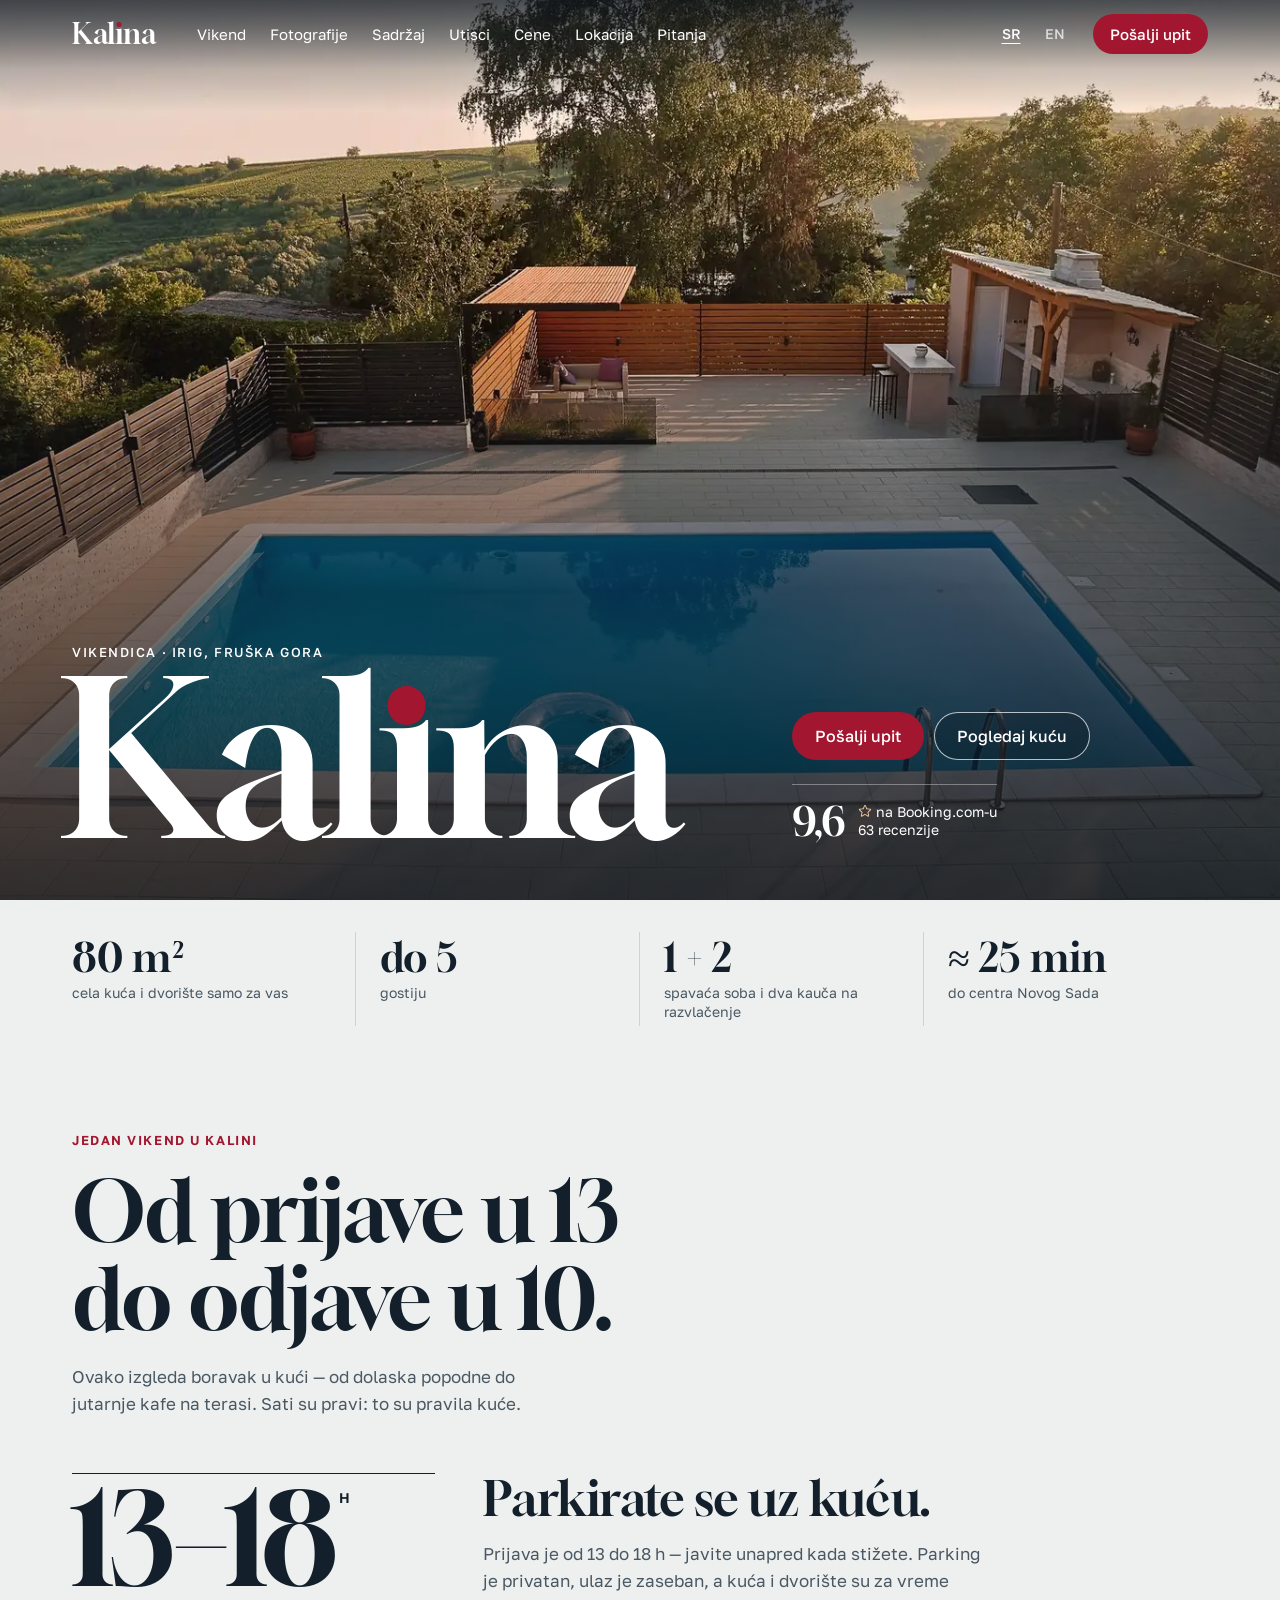
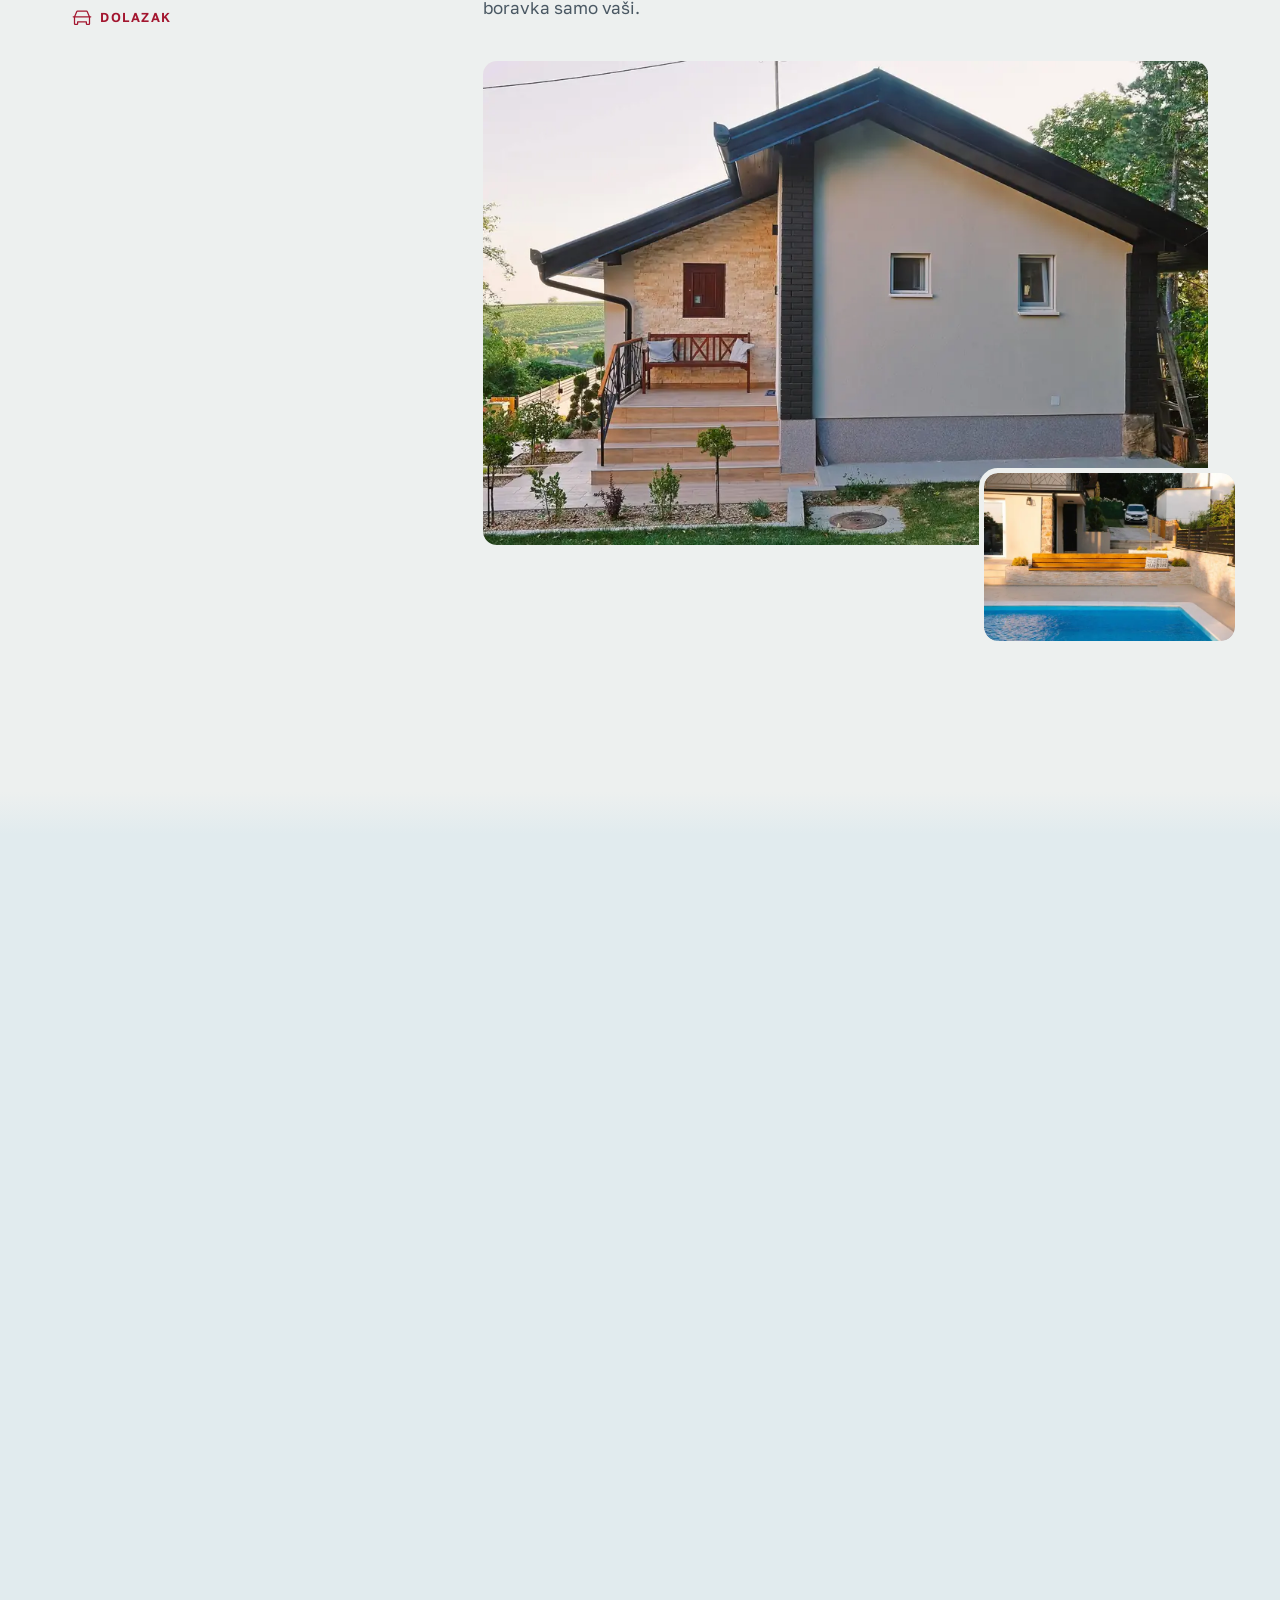
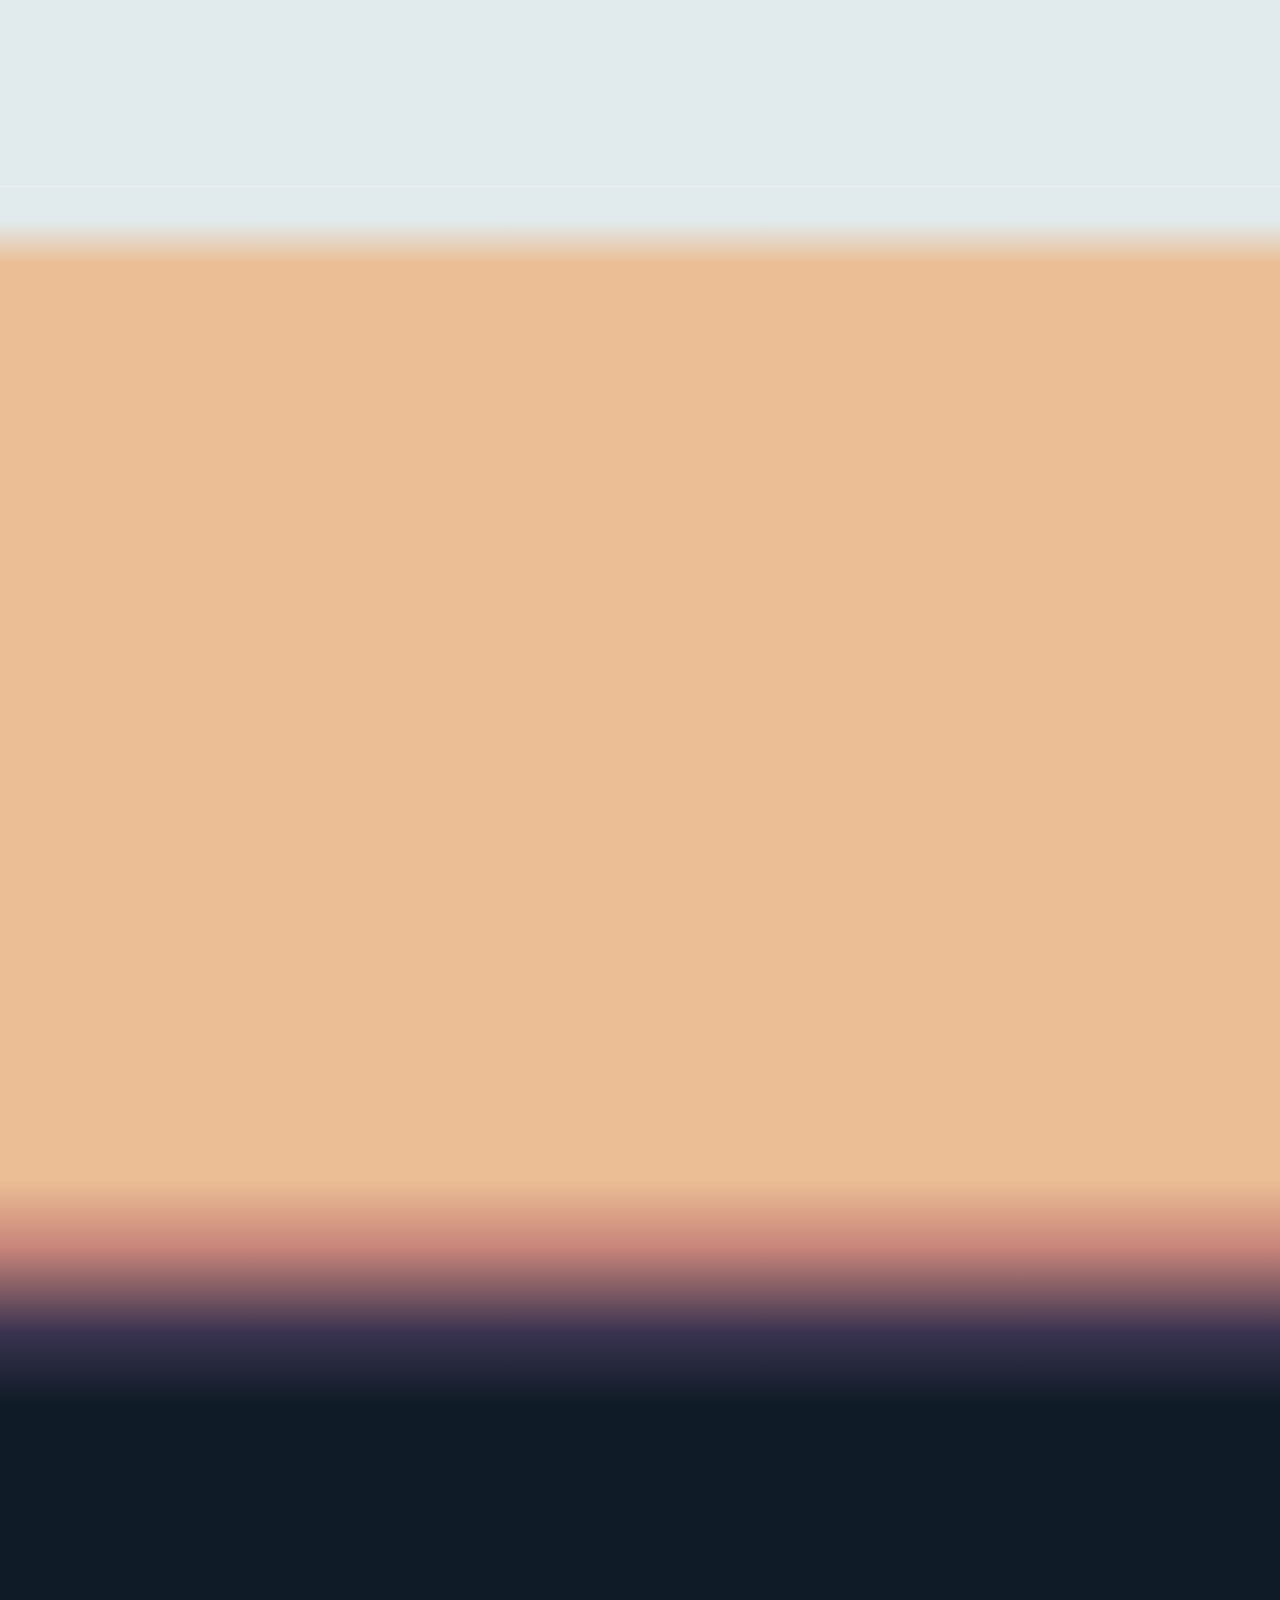
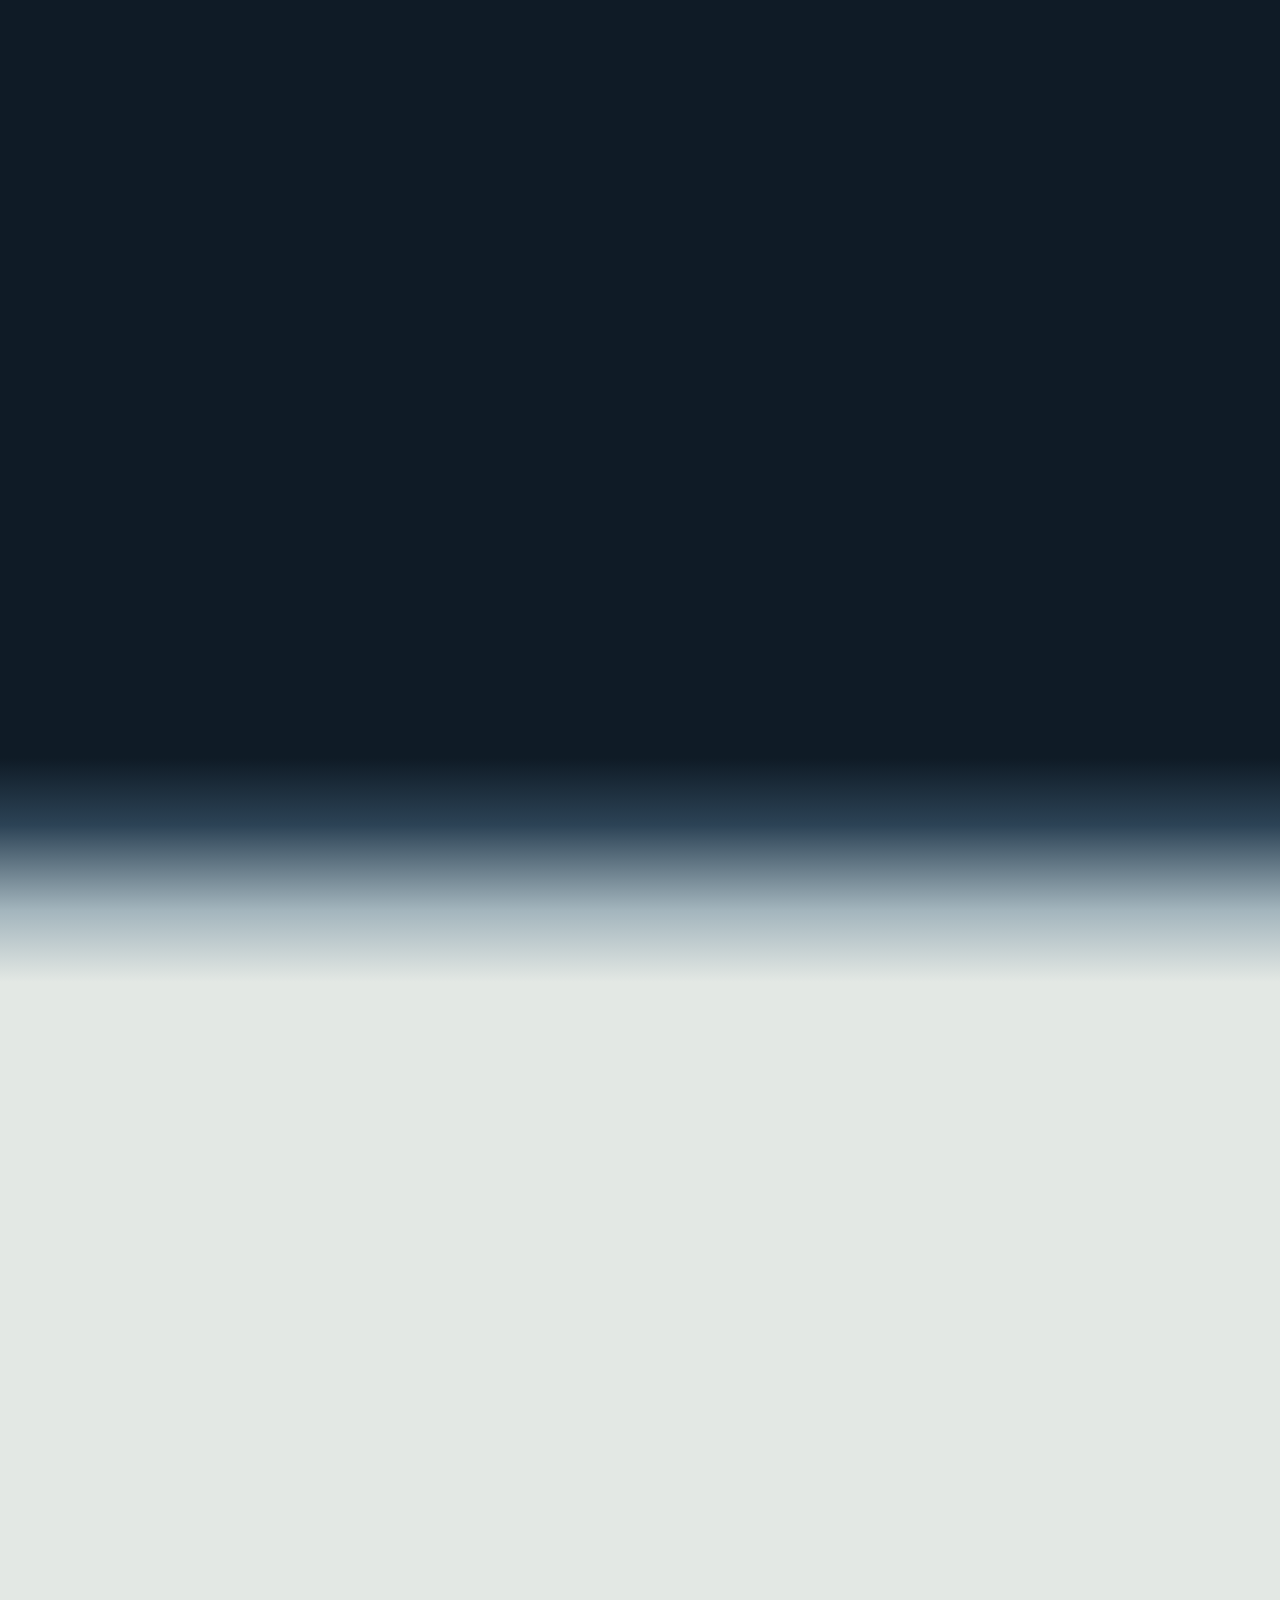
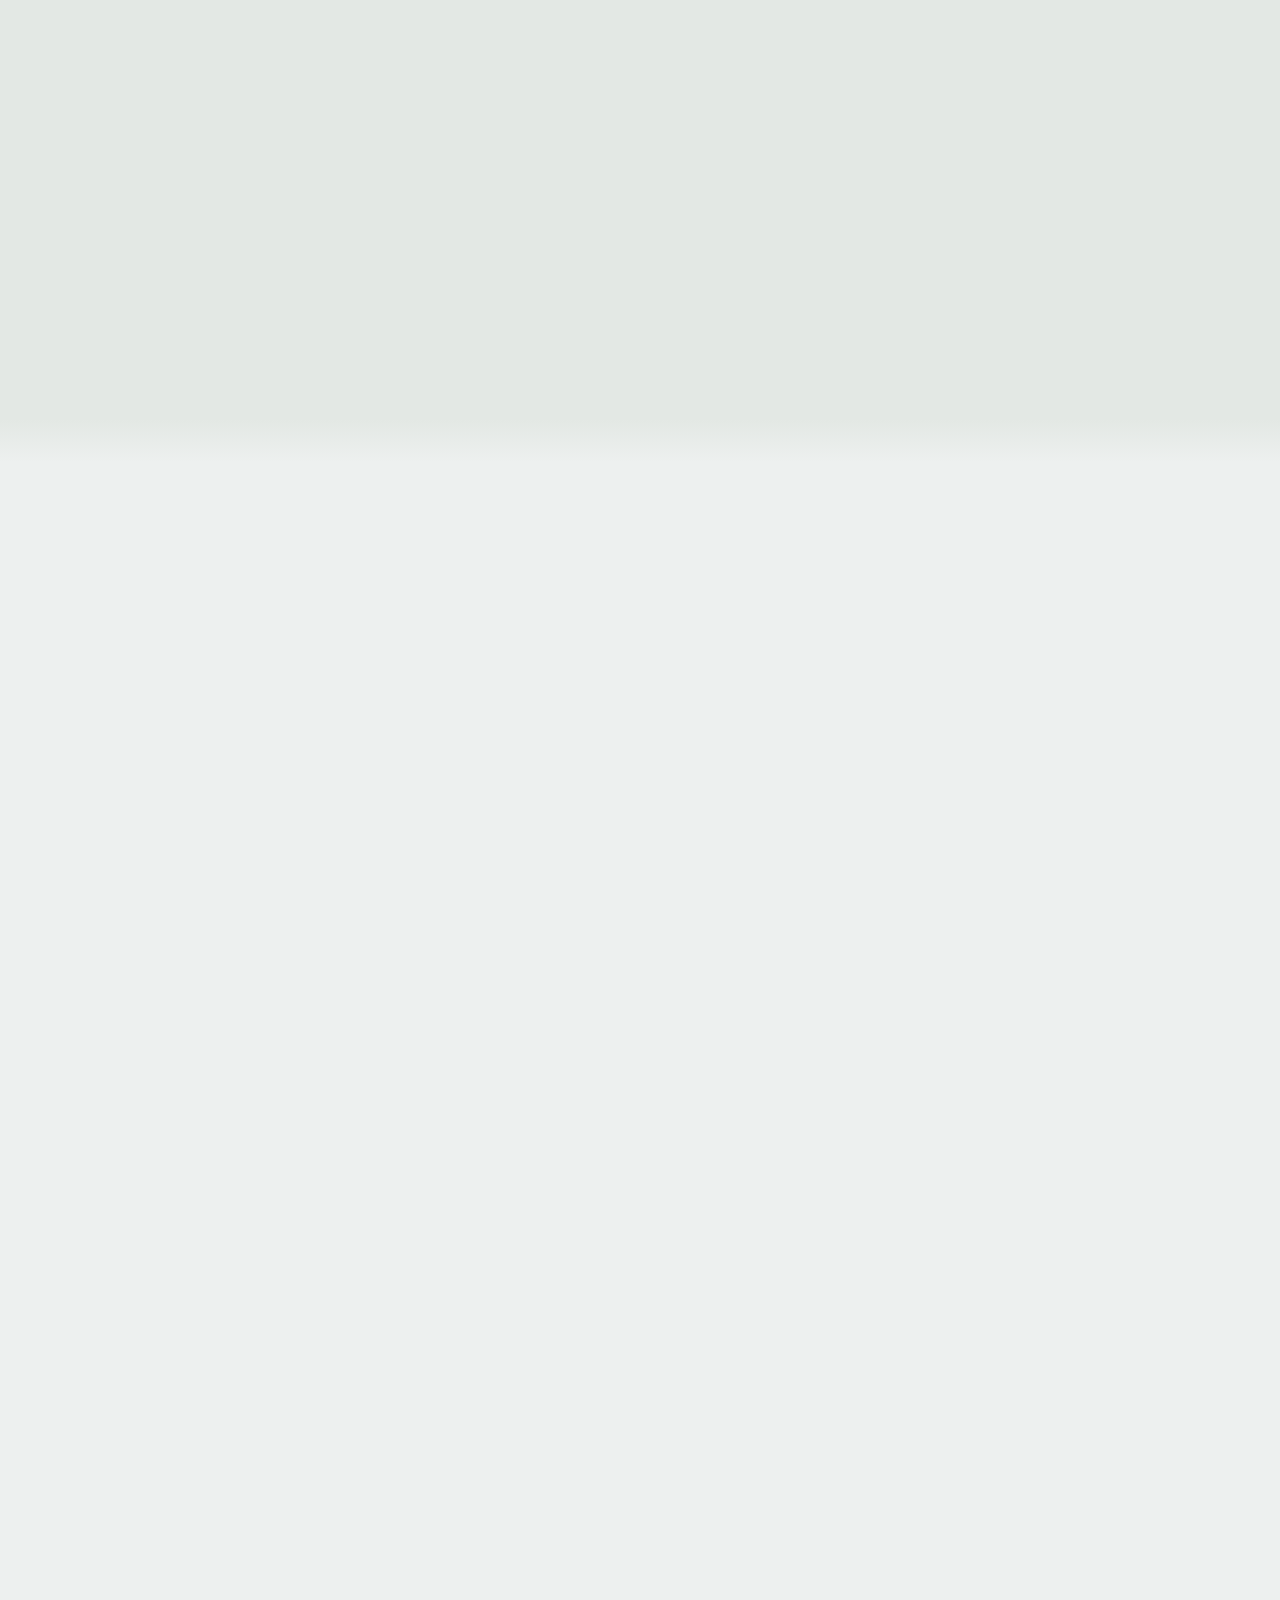
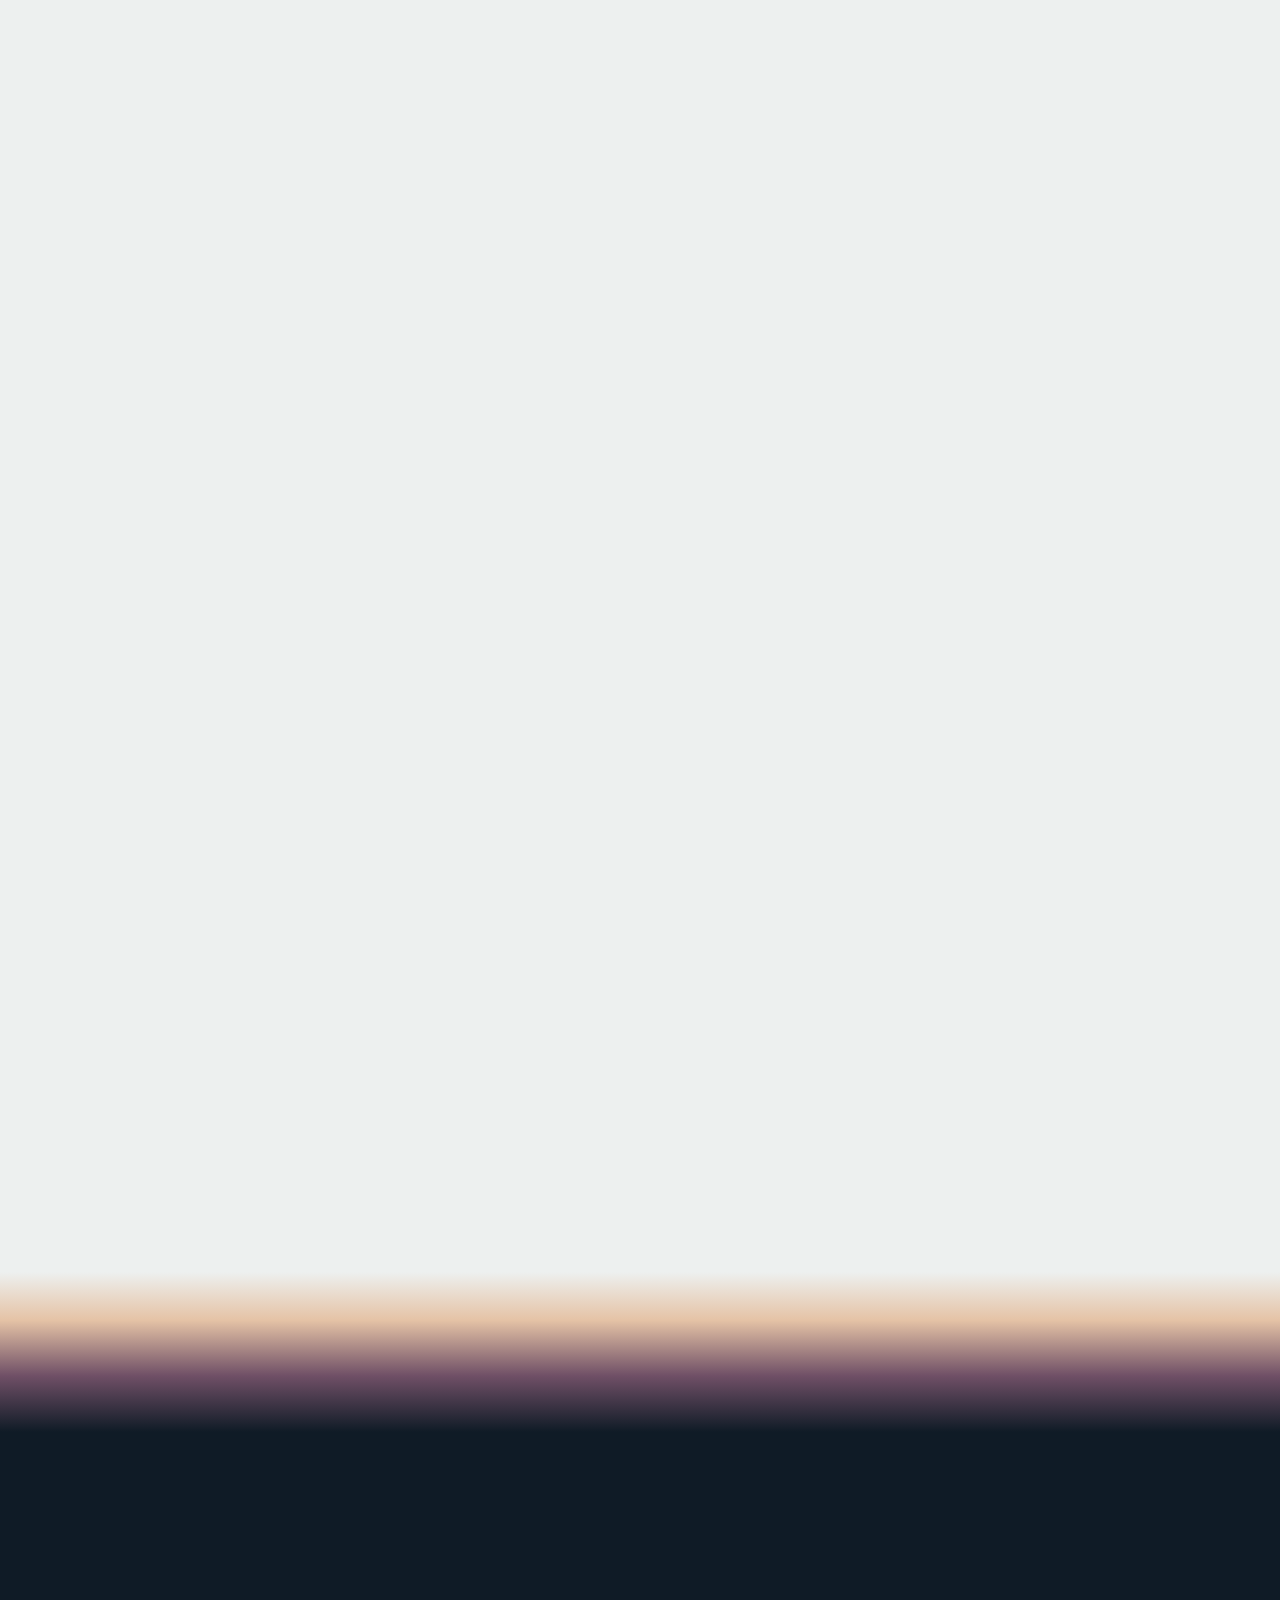
<file: index.html>
<!doctype html>
<html lang="sr-Latn">
<head>
<meta charset="utf-8">
<script>document.documentElement.classList.add('js')</script>
<meta name="viewport" content="width=device-width, initial-scale=1, viewport-fit=cover">
<title>Vikendica Kalina — kuća sa bazenom u Irigu, Fruška gora</title>
<meta name="description" content="Vikendica Kalina u Irigu, na Fruškoj gori: privatni bazen, kamin, letnja kuhinja i pogled na vinograde. Do 5 gostiju, oko 25 minuta od Novog Sada. Upit preko WhatsApp-a ili Vibera.">
<link rel="canonical" href="https://branko8900.github.io/kalina.demo/">
<link rel="alternate" hreflang="sr" href="https://branko8900.github.io/kalina.demo/">
<link rel="alternate" hreflang="en" href="https://branko8900.github.io/kalina.demo/en/">
<link rel="alternate" hreflang="x-default" href="https://branko8900.github.io/kalina.demo/">
<meta name="theme-color" content="#0F1B26">
<meta property="og:type" content="website">
<meta property="og:site_name" content="Vikendica Kalina">
<meta property="og:locale" content="sr_RS">
<meta property="og:locale:alternate" content="en_US">
<meta property="og:title" content="Vikendica Kalina — Irig, Fruška gora">
<meta property="og:description" content="Kuća sa bazenom iznad vinograda u Irigu, na Fruškoj gori. Do 5 gostiju, oko 25 minuta od Novog Sada.">
<meta property="og:url" content="https://branko8900.github.io/kalina.demo/">
<meta property="og:image" content="https://branko8900.github.io/kalina.demo/og.jpg">
<meta property="og:image:width" content="1200">
<meta property="og:image:height" content="630">
<meta name="twitter:card" content="summary_large_image">
<link rel="icon" href="favicon.svg" type="image/svg+xml">
<link rel="icon" href="favicon-32.png" sizes="32x32" type="image/png">
<link rel="apple-touch-icon" href="apple-touch-icon.png">
<link rel="preload" href="fonts/gloock-latin.woff2" as="font" type="font/woff2" crossorigin>
<!--slot:preload--><link rel="preload" as="image" type="image/webp" imagesrcset="images/hero-960.webp 960w, images/hero-1440.webp 1440w, images/hero-1920.webp 1920w" imagesizes="100vw" fetchpriority="high"><!--/slot:preload-->
<link rel="stylesheet" href="css/style.css">
<script type="application/ld+json">
{
  "@context": "https://schema.org",
  "@type": "LodgingBusiness",
  "name": "Vikendica Kalina",
  "description": "Vikendica sa privatnim bazenom u Irigu, na Fruškoj gori, za do 5 gostiju.",
  "url": "https://branko8900.github.io/kalina.demo/",
  "image": "https://branko8900.github.io/kalina.demo/og.jpg",
  "telephone": "+381616477375",
  "address": {
    "@type": "PostalAddress",
    "streetAddress": "Kralja Petra 187A",
    "postalCode": "22406",
    "addressLocality": "Irig",
    "addressRegion": "Vojvodina",
    "addressCountry": "RS"
  },
  "geo": {
    "@type": "GeoCoordinates",
    "latitude": 45.1288939,
    "longitude": 19.8410351
  },
  "hasMap": "https://maps.google.com/?cid=9807263229071070762",
  "sameAs": [
    "https://www.booking.com/hotel/rs/kalina-irig.html",
    "https://www.airbnb.com/rooms/1312912052745915736"
  ],
  "checkinTime": "13:00",
  "checkoutTime": "10:00",
  "petsAllowed": false,
  "numberOfRooms": 1,
  "amenityFeature": [
    {
      "@type": "LocationFeatureSpecification",
      "name": "Outdoor swimming pool",
      "value": true
    },
    {
      "@type": "LocationFeatureSpecification",
      "name": "Fireplace",
      "value": true
    },
    {
      "@type": "LocationFeatureSpecification",
      "name": "Barbecue",
      "value": true
    },
    {
      "@type": "LocationFeatureSpecification",
      "name": "Free Wi-Fi",
      "value": true
    },
    {
      "@type": "LocationFeatureSpecification",
      "name": "Free parking",
      "value": true
    },
    {
      "@type": "LocationFeatureSpecification",
      "name": "Air conditioning",
      "value": true
    }
  ]
}
</script>
<script src="js/main.js" defer></script>
</head>
<body>
<!-- Phosphor Icons (regular), MIT -->
<svg width="0" height="0" style="position:absolute" aria-hidden="true" focusable="false">
<symbol id="i-users" viewBox="0 0 256 256"><path d="M117.25,157.92a60,60,0,1,0-66.5,0A95.83,95.83,0,0,0,3.53,195.63a8,8,0,1,0,13.4,8.74,80,80,0,0,1,134.14,0,8,8,0,0,0,13.4-8.74A95.83,95.83,0,0,0,117.25,157.92ZM40,108a44,44,0,1,1,44,44A44.05,44.05,0,0,1,40,108Zm210.14,98.7a8,8,0,0,1-11.07-2.33A79.83,79.83,0,0,0,172,168a8,8,0,0,1,0-16,44,44,0,1,0-16.34-84.87,8,8,0,1,1-5.94-14.85,60,60,0,0,1,55.53,105.64,95.83,95.83,0,0,1,47.22,37.71A8,8,0,0,1,250.14,206.7Z"/></symbol>
<symbol id="i-bed" viewBox="0 0 256 256"><path d="M216,72H32V48a8,8,0,0,0-16,0V208a8,8,0,0,0,16,0V176H240v32a8,8,0,0,0,16,0V112A40,40,0,0,0,216,72ZM32,88h72v72H32Zm88,72V88h96a24,24,0,0,1,24,24v48Z"/></symbol>
<symbol id="i-car-profile" viewBox="0 0 256 256"><path d="M240,112H211.31L168,68.69A15.86,15.86,0,0,0,156.69,64H44.28A16,16,0,0,0,31,71.12L1.34,115.56A8.07,8.07,0,0,0,0,120v48a16,16,0,0,0,16,16H33a32,32,0,0,0,62,0h66a32,32,0,0,0,62,0h17a16,16,0,0,0,16-16V128A16,16,0,0,0,240,112ZM44.28,80H156.69l32,32H23ZM64,192a16,16,0,1,1,16-16A16,16,0,0,1,64,192Zm128,0a16,16,0,1,1,16-16A16,16,0,0,1,192,192Zm48-24H223a32,32,0,0,0-62,0H95a32,32,0,0,0-62,0H16V128H240Z"/></symbol>
<symbol id="i-church" viewBox="0 0 256 256"><path d="M228.12,145.14,192,123.47V104a8,8,0,0,0-4-7L136,67.36V48h16a8,8,0,0,0,0-16H136V16a8,8,0,0,0-16,0V32H104a8,8,0,0,0,0,16h16V67.36L68,97.05a8,8,0,0,0-4,7v19.47L27.88,145.14A8,8,0,0,0,24,152v64a8,8,0,0,0,8,8h80a8,8,0,0,0,8-8V168a8,8,0,0,1,16,0v48a8,8,0,0,0,8,8h80a8,8,0,0,0,8-8V152A8,8,0,0,0,228.12,145.14ZM40,156.53l24-14.4V208H40ZM128,144a24,24,0,0,0-24,24v40H80V108.64l48-27.43,48,27.43V208H152V168A24,24,0,0,0,128,144Zm88,64H192V142.13l24,14.4Z"/></symbol>
<symbol id="i-castle-turret" viewBox="0 0 256 256"><path d="M216,216H200V115.31L211.31,104A15.86,15.86,0,0,0,216,92.69V48a16,16,0,0,0-16-16H176a8,8,0,0,0-8,8V64H152V40a8,8,0,0,0-8-8H112a8,8,0,0,0-8,8V64H88V40a8,8,0,0,0-8-8H56A16,16,0,0,0,40,48V92.69A15.86,15.86,0,0,0,44.69,104L56,115.31V216H40a8,8,0,0,0,0,16H216a8,8,0,0,0,0-16ZM69.66,106.34,56,92.69V48H72V72a8,8,0,0,0,8,8h32a8,8,0,0,0,8-8V48h16V72a8,8,0,0,0,8,8h32a8,8,0,0,0,8-8V48h16V92.69l-13.66,13.65A8,8,0,0,0,184,112V216H160V168a32,32,0,0,0-64,0v48H72V112A8,8,0,0,0,69.66,106.34ZM144,216H112V168a16,16,0,0,1,32,0Z"/></symbol>
<symbol id="i-city" viewBox="0 0 256 256"><path d="M240,208h-8V88a8,8,0,0,0-8-8H160a8,8,0,0,0-8,8v40H104V40a8,8,0,0,0-8-8H32a8,8,0,0,0-8,8V208H16a8,8,0,0,0,0,16H240a8,8,0,0,0,0-16ZM168,96h48V208H168Zm-16,48v64H104V144ZM40,48H88V208H40ZM72,72V88a8,8,0,0,1-16,0V72a8,8,0,0,1,16,0Zm0,48v16a8,8,0,0,1-16,0V120a8,8,0,0,1,16,0Zm0,48v16a8,8,0,0,1-16,0V168a8,8,0,0,1,16,0Zm48,16V168a8,8,0,0,1,16,0v16a8,8,0,0,1-16,0Zm64,0V168a8,8,0,0,1,16,0v16a8,8,0,0,1-16,0Zm0-48V120a8,8,0,0,1,16,0v16a8,8,0,0,1-16,0Z"/></symbol>
<symbol id="i-airplane-tilt" viewBox="0 0 256 256"><path d="M185.33,114.21l29.14-27.42.17-.17a32,32,0,0,0-45.26-45.26c0,.06-.11.11-.17.17L141.79,70.67l-83-30.2a8,8,0,0,0-8.39,1.86l-24,24a8,8,0,0,0,1.22,12.31l63.89,42.59L76.69,136H56a8,8,0,0,0-5.65,2.34l-24,24A8,8,0,0,0,29,175.42l36.82,14.73,14.7,36.75.06.16a8,8,0,0,0,13.18,2.47l23.87-23.88A8,8,0,0,0,120,200V179.31l14.76-14.76,42.59,63.89a8,8,0,0,0,12.31,1.22l24-24a8,8,0,0,0,1.86-8.39Zm-.07,97.23-42.59-63.88A8,8,0,0,0,136.8,144c-.27,0-.53,0-.79,0a8,8,0,0,0-5.66,2.35l-24,24A8,8,0,0,0,104,176v20.69L90.93,209.76,79.43,181A8,8,0,0,0,75,176.57l-28.74-11.5L59.32,152H80a8,8,0,0,0,5.66-2.34l24-24a8,8,0,0,0-1.22-12.32L44.56,70.74l13.5-13.49,83.22,30.26a8,8,0,0,0,8.56-2L180.78,52.6A16,16,0,0,1,203.4,75.23l-32.87,30.93a8,8,0,0,0-2,8.56l30.26,83.22Z"/></symbol>
<symbol id="i-x" viewBox="0 0 256 256"><path d="M205.66,194.34a8,8,0,0,1-11.32,11.32L128,139.31,61.66,205.66a8,8,0,0,1-11.32-11.32L116.69,128,50.34,61.66A8,8,0,0,1,61.66,50.34L128,116.69l66.34-66.35a8,8,0,0,1,11.32,11.32L139.31,128Z"/></symbol>
<symbol id="i-caret-left" viewBox="0 0 256 256"><path d="M165.66,202.34a8,8,0,0,1-11.32,11.32l-80-80a8,8,0,0,1,0-11.32l80-80a8,8,0,0,1,11.32,11.32L91.31,128Z"/></symbol>
<symbol id="i-caret-right" viewBox="0 0 256 256"><path d="M181.66,133.66l-80,80a8,8,0,0,1-11.32-11.32L164.69,128,90.34,53.66a8,8,0,0,1,11.32-11.32l80,80A8,8,0,0,1,181.66,133.66Z"/></symbol>
<symbol id="i-arrow-right" viewBox="0 0 256 256"><path d="M221.66,133.66l-72,72a8,8,0,0,1-11.32-11.32L196.69,136H40a8,8,0,0,1,0-16H196.69L138.34,61.66a8,8,0,0,1,11.32-11.32l72,72A8,8,0,0,1,221.66,133.66Z"/></symbol>
<symbol id="i-arrow-up-right" viewBox="0 0 256 256"><path d="M200,64V168a8,8,0,0,1-16,0V83.31L69.66,197.66a8,8,0,0,1-11.32-11.32L172.69,72H88a8,8,0,0,1,0-16H192A8,8,0,0,1,200,64Z"/></symbol>
<symbol id="i-phone" viewBox="0 0 256 256"><path d="M222.37,158.46l-47.11-21.11-.13-.06a16,16,0,0,0-15.17,1.4,8.12,8.12,0,0,0-.75.56L134.87,160c-15.42-7.49-31.34-23.29-38.83-38.51l20.78-24.71c.2-.25.39-.5.57-.77a16,16,0,0,0,1.32-15.06l0-.12L97.54,33.64a16,16,0,0,0-16.62-9.52A56.26,56.26,0,0,0,32,80c0,79.4,64.6,144,144,144a56.26,56.26,0,0,0,55.88-48.92A16,16,0,0,0,222.37,158.46ZM176,208A128.14,128.14,0,0,1,48,80,40.2,40.2,0,0,1,82.87,40a.61.61,0,0,0,0,.12l21,47L83.2,111.86a6.13,6.13,0,0,0-.57.77,16,16,0,0,0-1,15.7c9.06,18.53,27.73,37.06,46.46,46.11a16,16,0,0,0,15.75-1.14,8.44,8.44,0,0,0,.74-.56L168.89,152l47,21.05h0s.08,0,.11,0A40.21,40.21,0,0,1,176,208Z"/></symbol>
<symbol id="i-whatsapp-logo" viewBox="0 0 256 256"><path d="M187.58,144.84l-32-16a8,8,0,0,0-8,.5l-14.69,9.8a40.55,40.55,0,0,1-16-16l9.8-14.69a8,8,0,0,0,.5-8l-16-32A8,8,0,0,0,104,64a40,40,0,0,0-40,40,88.1,88.1,0,0,0,88,88,40,40,0,0,0,40-40A8,8,0,0,0,187.58,144.84ZM152,176a72.08,72.08,0,0,1-72-72A24,24,0,0,1,99.29,80.46l11.48,23L101,118a8,8,0,0,0-.73,7.51,56.47,56.47,0,0,0,30.15,30.15A8,8,0,0,0,138,155l14.61-9.74,23,11.48A24,24,0,0,1,152,176ZM128,24A104,104,0,0,0,36.18,176.88L24.83,210.93a16,16,0,0,0,20.24,20.24l34.05-11.35A104,104,0,1,0,128,24Zm0,192a87.87,87.87,0,0,1-44.06-11.81,8,8,0,0,0-6.54-.67L40,216,52.47,178.6a8,8,0,0,0-.66-6.54A88,88,0,1,1,128,216Z"/></symbol>
<symbol id="i-chat-circle-dots" viewBox="0 0 256 256"><path d="M140,128a12,12,0,1,1-12-12A12,12,0,0,1,140,128ZM84,116a12,12,0,1,0,12,12A12,12,0,0,0,84,116Zm88,0a12,12,0,1,0,12,12A12,12,0,0,0,172,116Zm60,12A104,104,0,0,1,79.12,219.82L45.07,231.17a16,16,0,0,1-20.24-20.24l11.35-34.05A104,104,0,1,1,232,128Zm-16,0A88,88,0,1,0,51.81,172.06a8,8,0,0,1,.66,6.54L40,216,77.4,203.53a7.85,7.85,0,0,1,2.53-.42,8,8,0,0,1,4,1.08A88,88,0,0,0,216,128Z"/></symbol>
<symbol id="i-instagram-logo" viewBox="0 0 256 256"><path d="M128,80a48,48,0,1,0,48,48A48.05,48.05,0,0,0,128,80Zm0,80a32,32,0,1,1,32-32A32,32,0,0,1,128,160ZM176,24H80A56.06,56.06,0,0,0,24,80v96a56.06,56.06,0,0,0,56,56h96a56.06,56.06,0,0,0,56-56V80A56.06,56.06,0,0,0,176,24Zm40,152a40,40,0,0,1-40,40H80a40,40,0,0,1-40-40V80A40,40,0,0,1,80,40h96a40,40,0,0,1,40,40ZM192,76a12,12,0,1,1-12-12A12,12,0,0,1,192,76Z"/></symbol>
<symbol id="i-map-pin" viewBox="0 0 256 256"><path d="M128,64a40,40,0,1,0,40,40A40,40,0,0,0,128,64Zm0,64a24,24,0,1,1,24-24A24,24,0,0,1,128,128Zm0-112a88.1,88.1,0,0,0-88,88c0,31.4,14.51,64.68,42,96.25a254.19,254.19,0,0,0,41.45,38.3,8,8,0,0,0,9.18,0A254.19,254.19,0,0,0,174,200.25c27.45-31.57,42-64.85,42-96.25A88.1,88.1,0,0,0,128,16Zm0,206c-16.53-13-72-60.75-72-118a72,72,0,0,1,144,0C200,161.23,144.53,209,128,222Z"/></symbol>
<symbol id="i-plus" viewBox="0 0 256 256"><path d="M224,128a8,8,0,0,1-8,8H136v80a8,8,0,0,1-16,0V136H40a8,8,0,0,1,0-16h80V40a8,8,0,0,1,16,0v80h80A8,8,0,0,1,224,128Z"/></symbol>
<symbol id="i-house-line" viewBox="0 0 256 256"><path d="M240,208H224V136l2.34,2.34A8,8,0,0,0,237.66,127L139.31,28.68a16,16,0,0,0-22.62,0L18.34,127a8,8,0,0,0,11.32,11.31L32,136v72H16a8,8,0,0,0,0,16H240a8,8,0,0,0,0-16ZM48,120l80-80,80,80v88H160V152a8,8,0,0,0-8-8H104a8,8,0,0,0-8,8v56H48Zm96,88H112V160h32Z"/></symbol>
<symbol id="i-tree-evergreen" viewBox="0 0 256 256"><path d="M230.32,187.09l-46-59.09H208a8,8,0,0,0,6.34-12.88l-80-104a8,8,0,0,0-12.68,0l-80,104A8,8,0,0,0,48,128H71.64l-46,59.09A8,8,0,0,0,32,200h88v40a8,8,0,0,0,16,0V200h88a8,8,0,0,0,6.32-12.91ZM48.36,184l46-59.09A8,8,0,0,0,88,112H64.25L128,29.12,191.75,112H168a8,8,0,0,0-6.31,12.91L207.64,184Z"/></symbol>
<symbol id="i-armchair" viewBox="0 0 256 256"><path d="M216,88.8V72a40,40,0,0,0-40-40H80A40,40,0,0,0,40,72V88.8a40,40,0,0,0,0,78.4V200a16,16,0,0,0,16,16H200a16,16,0,0,0,16-16V167.2a40,40,0,0,0,0-78.4ZM80,48h96a24,24,0,0,1,24,24V88.8A40.07,40.07,0,0,0,168,128H88A40.07,40.07,0,0,0,56,88.8V72A24,24,0,0,1,80,48ZM208.39,152H208a8,8,0,0,0-8,8v40H56V160a8,8,0,0,0-8-8h-.39A24,24,0,1,1,72,128v40a8,8,0,0,0,16,0V144h80v24a8,8,0,0,0,16,0V128a24,24,0,1,1,24.39,24Z"/></symbol>
<symbol id="i-swimming-pool" viewBox="0 0 256 256"><path d="M88,149.39a8,8,0,0,0,8-8V128h64v15.29a8,8,0,0,0,16,0V32a8,8,0,0,0-16,0V48H96V32a8,8,0,0,0-16,0V141.39A8,8,0,0,0,88,149.39ZM96,112V96h64v16Zm64-48V80H96V64ZM24,168a8,8,0,0,1,8-8c14.42,0,22.19,5.18,28.44,9.34C66,173.06,70.42,176,80,176s14-2.94,19.56-6.66c6.24-4.16,14-9.34,28.43-9.34s22.2,5.18,28.44,9.34c5.58,3.72,10,6.66,19.57,6.66s14-2.94,19.56-6.66c6.25-4.16,14-9.34,28.44-9.34a8,8,0,0,1,0,16c-9.58,0-14,2.94-19.56,6.66-6.25,4.16-14,9.34-28.44,9.34s-22.2-5.18-28.44-9.34C142,178.94,137.57,176,128,176s-14,2.94-19.56,6.66c-6.24,4.16-14,9.34-28.43,9.34s-22.19-5.18-28.44-9.34C46,178.94,41.58,176,32,176A8,8,0,0,1,24,168Zm208,40a8,8,0,0,1-8,8c-9.58,0-14,2.94-19.56,6.66-6.25,4.16-14,9.34-28.44,9.34s-22.2-5.18-28.44-9.34C142,218.94,137.57,216,128,216s-14,2.94-19.56,6.66c-6.24,4.16-14,9.34-28.43,9.34s-22.19-5.18-28.44-9.34C46,218.94,41.58,216,32,216a8,8,0,0,1,0-16c14.42,0,22.19,5.18,28.44,9.34C66,213.06,70.42,216,80,216s14-2.94,19.56-6.66c6.24-4.16,14-9.34,28.43-9.34s22.2,5.18,28.44,9.34c5.58,3.72,10,6.66,19.57,6.66s14-2.94,19.56-6.66c6.25-4.16,14-9.34,28.44-9.34A8,8,0,0,1,232,208Z"/></symbol>
<symbol id="i-quotes" viewBox="0 0 256 256"><path d="M100,56H40A16,16,0,0,0,24,72v64a16,16,0,0,0,16,16h60v8a32,32,0,0,1-32,32,8,8,0,0,0,0,16,48.05,48.05,0,0,0,48-48V72A16,16,0,0,0,100,56Zm0,80H40V72h60ZM216,56H156a16,16,0,0,0-16,16v64a16,16,0,0,0,16,16h60v8a32,32,0,0,1-32,32,8,8,0,0,0,0,16,48.05,48.05,0,0,0,48-48V72A16,16,0,0,0,216,56Zm0,80H156V72h60Z"/></symbol>
<symbol id="i-mountains" viewBox="0 0 256 256"><path d="M164,80a28,28,0,1,0-28-28A28,28,0,0,0,164,80Zm0-40a12,12,0,1,1-12,12A12,12,0,0,1,164,40Zm90.88,155.92-54.56-92.08A15.87,15.87,0,0,0,186.55,96h0a15.85,15.85,0,0,0-13.76,7.84L146.63,148l-44.84-76.1a16,16,0,0,0-27.58,0L1.11,195.94A8,8,0,0,0,8,208H248a8,8,0,0,0,6.88-12.08ZM88,80l23.57,40H64.43ZM22,192l33-56h66l18.74,31.8,0,0L154,192Zm150.57,0-16.66-28.28L186.55,112,234,192Z"/></symbol>
<symbol id="i-baby" viewBox="0 0 256 256"><path d="M92,140a12,12,0,1,1,12-12A12,12,0,0,1,92,140Zm72-24a12,12,0,1,0,12,12A12,12,0,0,0,164,116Zm-12.27,45.23a45,45,0,0,1-47.46,0,8,8,0,0,0-8.54,13.54,61,61,0,0,0,64.54,0,8,8,0,0,0-8.54-13.54ZM232,128A104,104,0,1,1,128,24,104.11,104.11,0,0,1,232,128Zm-16,0a88.11,88.11,0,0,0-84.09-87.91C120.32,56.38,120,71.88,120,72a8,8,0,0,0,16,0,8,8,0,0,1,16,0,24,24,0,0,1-48,0c0-.73.13-14.3,8.46-30.63A88,88,0,1,0,216,128Z"/></symbol>
<symbol id="i-car-simple" viewBox="0 0 256 256"><path d="M240,104H229.2L201.42,41.5A16,16,0,0,0,186.8,32H69.2a16,16,0,0,0-14.62,9.5L26.8,104H16a8,8,0,0,0,0,16h8v80a16,16,0,0,0,16,16H64a16,16,0,0,0,16-16V184h96v16a16,16,0,0,0,16,16h24a16,16,0,0,0,16-16V120h8a8,8,0,0,0,0-16ZM69.2,48H186.8l24.89,56H44.31ZM216,200H192V176a8,8,0,0,0-8-8H72a8,8,0,0,0-8,8v24H40V120H216Z"/></symbol>
<symbol id="i-clock" viewBox="0 0 256 256"><path d="M128,24A104,104,0,1,0,232,128,104.11,104.11,0,0,0,128,24Zm0,192a88,88,0,1,1,88-88A88.1,88.1,0,0,1,128,216Zm64-88a8,8,0,0,1-8,8H128a8,8,0,0,1-8-8V72a8,8,0,0,1,16,0v48h48A8,8,0,0,1,192,128Z"/></symbol>
<symbol id="i-coffee" viewBox="0 0 256 256"><path d="M80,56V24a8,8,0,0,1,16,0V56a8,8,0,0,1-16,0Zm40,8a8,8,0,0,0,8-8V24a8,8,0,0,0-16,0V56A8,8,0,0,0,120,64Zm32,0a8,8,0,0,0,8-8V24a8,8,0,0,0-16,0V56A8,8,0,0,0,152,64Zm96,56v8a40,40,0,0,1-37.51,39.91,96.59,96.59,0,0,1-27,40.09H208a8,8,0,0,1,0,16H32a8,8,0,0,1,0-16H56.54A96.3,96.3,0,0,1,24,136V88a8,8,0,0,1,8-8H208A40,40,0,0,1,248,120ZM200,96H40v40a80.27,80.27,0,0,0,45.12,72h69.76A80.27,80.27,0,0,0,200,136Zm32,24a24,24,0,0,0-16-22.62V136a95.78,95.78,0,0,1-1.2,15A24,24,0,0,0,232,128Z"/></symbol>
<symbol id="i-cooking-pot" viewBox="0 0 256 256"><path d="M88,48V16a8,8,0,0,1,16,0V48a8,8,0,0,1-16,0Zm40,8a8,8,0,0,0,8-8V16a8,8,0,0,0-16,0V48A8,8,0,0,0,128,56Zm32,0a8,8,0,0,0,8-8V16a8,8,0,0,0-16,0V48A8,8,0,0,0,160,56Zm92.8,46.4L224,124v60a32,32,0,0,1-32,32H64a32,32,0,0,1-32-32V124L3.2,102.4a8,8,0,0,1,9.6-12.8L32,104V80a8,8,0,0,1,8-8H216a8,8,0,0,1,8,8v24l19.2-14.4a8,8,0,0,1,9.6,12.8ZM208,88H48v96a16,16,0,0,0,16,16H192a16,16,0,0,0,16-16Z"/></symbol>
<symbol id="i-couch" viewBox="0 0 256 256"><path d="M240,106.17V72a16,16,0,0,0-16-16H32A16,16,0,0,0,16,72v34.17A16,16,0,0,0,8,120v48a16,16,0,0,0,16,16h8v16a8,8,0,0,0,16,0V184H208v16a8,8,0,0,0,16,0V184h8a16,16,0,0,0,16-16V120A16,16,0,0,0,240,106.17ZM224,104h-8a16,16,0,0,0-16,16v16H136V72h88ZM120,72v64H56V120a16,16,0,0,0-16-16H32V72Zm112,96H24V120H40v24a8,8,0,0,0,8,8H208a8,8,0,0,0,8-8V120h16Z"/></symbol>
<symbol id="i-door-open" viewBox="0 0 256 256"><path d="M232,216H208V40a16,16,0,0,0-16-16H64A16,16,0,0,0,48,40V216H24a8,8,0,0,0,0,16H232a8,8,0,0,0,0-16Zm-40,0H176V40h16ZM64,40h96V216H64Zm80,92a12,12,0,1,1-12-12A12,12,0,0,1,144,132Z"/></symbol>
<symbol id="i-fire" viewBox="0 0 256 256"><path d="M183.89,153.34a57.6,57.6,0,0,1-46.56,46.55A8.75,8.75,0,0,1,136,200a8,8,0,0,1-1.32-15.89c16.57-2.79,30.63-16.85,33.44-33.45a8,8,0,0,1,15.78,2.68ZM216,144a88,88,0,0,1-176,0c0-27.92,11-56.47,32.66-84.85a8,8,0,0,1,11.93-.89l24.12,23.41,22-60.41a8,8,0,0,1,12.63-3.41C165.21,36,216,84.55,216,144Zm-16,0c0-46.09-35.79-85.92-58.21-106.33L119.52,98.74a8,8,0,0,1-13.09,3L80.06,76.16C64.09,99.21,56,122,56,144a72,72,0,0,0,144,0Z"/></symbol>
<symbol id="i-flame" viewBox="0 0 256 256"><path d="M173.79,51.48a221.25,221.25,0,0,0-41.67-34.34,8,8,0,0,0-8.24,0A221.25,221.25,0,0,0,82.21,51.48C54.59,80.48,40,112.47,40,144a88,88,0,0,0,176,0C216,112.47,201.41,80.48,173.79,51.48ZM96,184c0-27.67,22.53-47.28,32-54.3,9.48,7,32,26.63,32,54.3a32,32,0,0,1-64,0Zm77.27,15.93A47.8,47.8,0,0,0,176,184c0-44-42.09-69.79-43.88-70.86a8,8,0,0,0-8.24,0C122.09,114.21,80,140,80,184a47.8,47.8,0,0,0,2.73,15.93A71.88,71.88,0,0,1,56,144c0-34.41,20.4-63.15,37.52-81.19A216.21,216.21,0,0,1,128,33.54a215.77,215.77,0,0,1,34.48,29.27C193.49,95.5,200,125,200,144A71.88,71.88,0,0,1,173.27,199.93Z"/></symbol>
<symbol id="i-fork-knife" viewBox="0 0 256 256"><path d="M72,88V40a8,8,0,0,1,16,0V88a8,8,0,0,1-16,0ZM216,40V224a8,8,0,0,1-16,0V176H152a8,8,0,0,1-8-8,268.75,268.75,0,0,1,7.22-56.88c9.78-40.49,28.32-67.63,53.63-78.47A8,8,0,0,1,216,40ZM200,53.9c-32.17,24.57-38.47,84.42-39.7,106.1H200ZM119.89,38.69a8,8,0,1,0-15.78,2.63L112,88.63a32,32,0,0,1-64,0l7.88-47.31a8,8,0,1,0-15.78-2.63l-8,48A8.17,8.17,0,0,0,32,88a48.07,48.07,0,0,0,40,47.32V224a8,8,0,0,0,16,0V135.32A48.07,48.07,0,0,0,128,88a8.17,8.17,0,0,0-.11-1.31Z"/></symbol>
<symbol id="i-images" viewBox="0 0 256 256"><path d="M216,40H72A16,16,0,0,0,56,56V72H40A16,16,0,0,0,24,88V200a16,16,0,0,0,16,16H184a16,16,0,0,0,16-16V184h16a16,16,0,0,0,16-16V56A16,16,0,0,0,216,40ZM72,56H216v62.75l-10.07-10.06a16,16,0,0,0-22.63,0l-20,20-44-44a16,16,0,0,0-22.62,0L72,109.37ZM184,200H40V88H56v80a16,16,0,0,0,16,16H184Zm32-32H72V132l36-36,49.66,49.66a8,8,0,0,0,11.31,0L194.63,120,216,141.38V168ZM160,84a12,12,0,1,1,12,12A12,12,0,0,1,160,84Z"/></symbol>
<symbol id="i-moon" viewBox="0 0 256 256"><path d="M233.54,142.23a8,8,0,0,0-8-2,88.08,88.08,0,0,1-109.8-109.8,8,8,0,0,0-10-10,104.84,104.84,0,0,0-52.91,37A104,104,0,0,0,136,224a103.09,103.09,0,0,0,62.52-20.88,104.84,104.84,0,0,0,37-52.91A8,8,0,0,0,233.54,142.23ZM188.9,190.34A88,88,0,0,1,65.66,67.11a89,89,0,0,1,31.4-26A106,106,0,0,0,96,56,104.11,104.11,0,0,0,200,160a106,106,0,0,0,14.92-1.06A89,89,0,0,1,188.9,190.34Z"/></symbol>
<symbol id="i-snowflake" viewBox="0 0 256 256"><path d="M223.77,150.09a8,8,0,0,1-5.86,9.68l-24.64,6,6.46,24.11a8,8,0,0,1-5.66,9.8A8.25,8.25,0,0,1,192,200a8,8,0,0,1-7.72-5.93l-7.72-28.8L136,141.86v46.83l21.66,21.65a8,8,0,0,1-11.32,11.32L128,203.31l-18.34,18.35a8,8,0,0,1-11.32-11.32L120,188.69V141.86L79.45,165.27l-7.72,28.8A8,8,0,0,1,64,200a8.25,8.25,0,0,1-2.08-.27,8,8,0,0,1-5.66-9.8l6.46-24.11-24.64-6a8,8,0,0,1,3.82-15.54l29.45,7.23L112,128,71.36,104.54l-29.45,7.23A7.85,7.85,0,0,1,40,112a8,8,0,0,1-1.91-15.77l24.64-6L56.27,66.07a8,8,0,0,1,15.46-4.14l7.72,28.8L120,114.14V67.31L98.34,45.66a8,8,0,0,1,11.32-11.32L128,52.69l18.34-18.35a8,8,0,0,1,11.32,11.32L136,67.31v46.83l40.55-23.41,7.72-28.8a8,8,0,0,1,15.46,4.14l-6.46,24.11,24.64,6A8,8,0,0,1,216,112a7.85,7.85,0,0,1-1.91-.23l-29.45-7.23L144,128l40.64,23.46,29.45-7.23A8,8,0,0,1,223.77,150.09Z"/></symbol>
<symbol id="i-star" viewBox="0 0 256 256"><path d="M239.18,97.26A16.38,16.38,0,0,0,224.92,86l-59-4.76L143.14,26.15a16.36,16.36,0,0,0-30.27,0L90.11,81.23,31.08,86a16.46,16.46,0,0,0-9.37,28.86l45,38.83L53,211.75a16.38,16.38,0,0,0,24.5,17.82L128,198.49l50.53,31.08A16.4,16.4,0,0,0,203,211.75l-13.76-58.07,45-38.83A16.43,16.43,0,0,0,239.18,97.26Zm-15.34,5.47-48.7,42a8,8,0,0,0-2.56,7.91l14.88,62.8a.37.37,0,0,1-.17.48c-.18.14-.23.11-.38,0l-54.72-33.65a8,8,0,0,0-8.38,0L69.09,215.94c-.15.09-.19.12-.38,0a.37.37,0,0,1-.17-.48l14.88-62.8a8,8,0,0,0-2.56-7.91l-48.7-42c-.12-.1-.23-.19-.13-.5s.18-.27.33-.29l63.92-5.16A8,8,0,0,0,103,91.86l24.62-59.61c.08-.17.11-.25.35-.25s.27.08.35.25L153,91.86a8,8,0,0,0,6.75,4.92l63.92,5.16c.15,0,.24,0,.33.29S224,102.63,223.84,102.73Z"/></symbol>
<symbol id="i-sun-horizon" viewBox="0 0 256 256"><path d="M240,152H199.55a73.54,73.54,0,0,0,.45-8,72,72,0,0,0-144,0,73.54,73.54,0,0,0,.45,8H16a8,8,0,0,0,0,16H240a8,8,0,0,0,0-16ZM72,144a56,56,0,1,1,111.41,8H72.59A56.13,56.13,0,0,1,72,144Zm144,56a8,8,0,0,1-8,8H48a8,8,0,0,1,0-16H208A8,8,0,0,1,216,200ZM72.84,43.58a8,8,0,0,1,14.32-7.16l8,16a8,8,0,0,1-14.32,7.16Zm-56,48.84a8,8,0,0,1,10.74-3.57l16,8a8,8,0,0,1-7.16,14.31l-16-8A8,8,0,0,1,16.84,92.42Zm192,15.16a8,8,0,0,1,3.58-10.73l16-8a8,8,0,1,1,7.16,14.31l-16,8a8,8,0,0,1-10.74-3.58Zm-48-55.16,8-16a8,8,0,0,1,14.32,7.16l-8,16a8,8,0,1,1-14.32-7.16Z"/></symbol>
<symbol id="i-sun" viewBox="0 0 256 256"><path d="M120,40V16a8,8,0,0,1,16,0V40a8,8,0,0,1-16,0Zm72,88a64,64,0,1,1-64-64A64.07,64.07,0,0,1,192,128Zm-16,0a48,48,0,1,0-48,48A48.05,48.05,0,0,0,176,128ZM58.34,69.66A8,8,0,0,0,69.66,58.34l-16-16A8,8,0,0,0,42.34,53.66Zm0,116.68-16,16a8,8,0,0,0,11.32,11.32l16-16a8,8,0,0,0-11.32-11.32ZM192,72a8,8,0,0,0,5.66-2.34l16-16a8,8,0,0,0-11.32-11.32l-16,16A8,8,0,0,0,192,72Zm5.66,114.34a8,8,0,0,0-11.32,11.32l16,16a8,8,0,0,0,11.32-11.32ZM48,128a8,8,0,0,0-8-8H16a8,8,0,0,0,0,16H40A8,8,0,0,0,48,128Zm80,80a8,8,0,0,0-8,8v24a8,8,0,0,0,16,0V216A8,8,0,0,0,128,208Zm112-88H216a8,8,0,0,0,0,16h24a8,8,0,0,0,0-16Z"/></symbol>
<symbol id="i-television-simple" viewBox="0 0 256 256"><path d="M216,64H147.31l34.35-34.34a8,8,0,1,0-11.32-11.32L128,60.69,85.66,18.34A8,8,0,0,0,74.34,29.66L108.69,64H40A16,16,0,0,0,24,80V200a16,16,0,0,0,16,16H216a16,16,0,0,0,16-16V80A16,16,0,0,0,216,64Zm0,136H40V80H216V200Z"/></symbol>
<symbol id="i-thermometer-simple" viewBox="0 0 256 256"><path d="M136,153V88a8,8,0,0,0-16,0v65a32,32,0,1,0,16,0Zm-8,47a16,16,0,1,1,16-16A16,16,0,0,1,128,200Zm40-66V48a40,40,0,0,0-80,0v86a64,64,0,1,0,80,0Zm-40,98a48,48,0,0,1-27.42-87.4A8,8,0,0,0,104,138V48a24,24,0,0,1,48,0v90a8,8,0,0,0,3.42,6.56A48,48,0,0,1,128,232Z"/></symbol>
<symbol id="i-towel" viewBox="0 0 256 256"><path d="M200,24H72A24,24,0,0,0,48,48V216a16,16,0,0,0,16,16H176a16,16,0,0,0,16-16V48a8,8,0,0,1,16,0V152a8,8,0,0,0,16,0V48A24,24,0,0,0,200,24ZM72,40H177.37A23.84,23.84,0,0,0,176,48V184H64V48A8,8,0,0,1,72,40ZM64,216V200H176v16Z"/></symbol>
<symbol id="i-umbrella-simple" viewBox="0 0 256 256"><path d="M240,126.63A112.44,112.44,0,0,0,51.75,53.75a111.56,111.56,0,0,0-35.7,72.88A16,16,0,0,0,32,144h88v56a32,32,0,0,0,64,0,8,8,0,0,0-16,0,16,16,0,0,1-32,0V144h88a16,16,0,0,0,16-17.37ZM32,128l0,0A96.43,96.43,0,0,1,193.4,65.52,95.32,95.32,0,0,1,224,128Z"/></symbol>
<symbol id="i-washing-machine" viewBox="0 0 256 256"><path d="M208,32H48A16,16,0,0,0,32,48V208a16,16,0,0,0,16,16H208a16,16,0,0,0,16-16V48A16,16,0,0,0,208,32Zm0,176H48V48H208V208ZM128,64a64,64,0,1,0,64,64A64.07,64.07,0,0,0,128,64Zm0,112a48,48,0,1,1,48-48A48.05,48.05,0,0,1,128,176ZM200,68a12,12,0,1,1-12-12A12,12,0,0,1,200,68Zm-74.34,49.66-16,16a8,8,0,0,1-11.32-11.32l16-16a8,8,0,0,1,11.32,11.32Zm32-3.32a8,8,0,0,1,0,11.32l-32,32a8,8,0,0,1-11.32-11.32l32-32A8,8,0,0,1,157.66,114.34Z"/></symbol>
<symbol id="i-wifi-high" viewBox="0 0 256 256"><path d="M140,204a12,12,0,1,1-12-12A12,12,0,0,1,140,204ZM237.08,87A172,172,0,0,0,18.92,87,8,8,0,0,0,29.08,99.37a156,156,0,0,1,197.84,0A8,8,0,0,0,237.08,87ZM205,122.77a124,124,0,0,0-153.94,0A8,8,0,0,0,61,135.31a108,108,0,0,1,134.06,0,8,8,0,0,0,11.24-1.3A8,8,0,0,0,205,122.77Zm-32.26,35.76a76.05,76.05,0,0,0-89.42,0,8,8,0,0,0,9.42,12.94,60,60,0,0,1,70.58,0,8,8,0,1,0,9.42-12.94Z"/></symbol>
<symbol id="i-wind" viewBox="0 0 256 256"><path d="M184,184a32,32,0,0,1-32,32c-13.7,0-26.95-8.93-31.5-21.22a8,8,0,0,1,15-5.56C137.74,195.27,145,200,152,200a16,16,0,0,0,0-32H40a8,8,0,0,1,0-16H152A32,32,0,0,1,184,184Zm-64-80a32,32,0,0,0,0-64c-13.7,0-26.95,8.93-31.5,21.22a8,8,0,0,0,15,5.56C105.74,60.73,113,56,120,56a16,16,0,0,1,0,32H24a8,8,0,0,0,0,16Zm88-32c-13.7,0-26.95,8.93-31.5,21.22a8,8,0,0,0,15,5.56C193.74,92.73,201,88,208,88a16,16,0,0,1,0,32H32a8,8,0,0,0,0,16H208a32,32,0,0,0,0-64Z"/></symbol>
</svg>

<a class="skip" href="#main">Preskoči na sadržaj</a>

<header class="hdr" id="top">
  <div class="hdr__in wrap">
    <a class="mark" href="#top" aria-label="Kalina — Vikendica Kalina, na vrh stranice"><span aria-hidden="true">Kal<span class="berry-i">ı</span>na</span></a>
    <nav class="nav" aria-label="Glavna navigacija"><ul><li><a href="#vikend">Vikend</a></li><li><a href="#galerija">Fotografije</a></li><li><a href="#sadrzaj">Sadržaj</a></li><li><a href="#utisci">Utisci</a></li><li><a href="#cene">Cene</a></li><li><a href="#lokacija">Lokacija</a></li><li><a href="#pitanja">Pitanja</a></li></ul></nav>
    <p class="lang"><a href="./" lang="sr" aria-current="page">SR</a><a href="en/" lang="en" hreflang="en">EN</a></p>
    <a class="btn btn--primary btn--sm hdr__cta" href="#upit"><span class="hdr__cta-long">Pošalji upit</span><span class="hdr__cta-short">Upit</span></a>
  </div>
</header>

<main id="main" tabindex="-1">

  <section class="hero" aria-labelledby="hero-title">
    <div class="hero__media"><!--slot:hero--><img src="images/hero-960.webp" srcset="images/hero-960.webp 960w, images/hero-1440.webp 1440w, images/hero-1920.webp 1920w" sizes="100vw" width="1920" height="1280" alt="Bazen vikendice Kalina iznad vinograda i brda Fruške gore u predvečerje" fetchpriority="high"><!--/slot:hero--></div>
    <div class="hero__body wrap">
      <div class="hero__main">
        <p class="hero__where">Vikendica · Irig, Fruška gora</p>
        <h1 class="hero__title" id="hero-title"><span class="sr-only">Vikendica Kalina</span><span aria-hidden="true">Kal<span class="berry-i">ı</span>na</span></h1>
      </div>
      <div class="hero__side">
        <div class="hero__ctas">
          <a class="btn btn--primary" href="#upit">Pošalji upit</a>
          <a class="btn btn--photo" href="#vikend">Pogledaj kuću</a>
        </div>
        <a class="hero__score" href="#utisci"><span class="hero__score-num">9,6</span><span class="hero__score-txt"><svg class="ic" aria-hidden="true" focusable="false"><use href="#i-star"/></svg>na Booking.com-u<br>63 recenzije</span></a>
      </div>
    </div>
  </section>

  <section class="facts" aria-label="Ukratko">
    <dl class="facts__list wrap"><div class="fact"><dt class="fact__lbl">cela kuća i dvorište samo za vas</dt><dd class="fact__val">80 m²</dd></div><div class="fact"><dt class="fact__lbl">gostiju</dt><dd class="fact__val">do 5</dd></div><div class="fact"><dt class="fact__lbl">spavaća soba i dva kauča na razvlačenje</dt><dd class="fact__val">1 + 2</dd></div><div class="fact"><dt class="fact__lbl">do centra Novog Sada</dt><dd class="fact__val">≈ 25 min</dd></div></dl>
  </section>

  <section class="day" id="vikend" aria-labelledby="day-h">
    <header class="day__head wrap">
      <p class="eyebrow">Jedan vikend u Kalini</p>
      <h2 id="day-h" class="day__h">Od prijave u 13 do odjave u 10.</h2>
      <p class="day__p">Ovako izgleda boravak u kući — od dolaska popodne do jutarnje kafe na terasi. Sati su pravi: to su pravila kuće.</p>
    </header>
    <ol class="day__list">
      <li class="ch ch--day">
        <div class="ch__in wrap">
          <div class="ch__time">
            <p class="ch__clock">13–18<span class="ch__unit">h</span></p>
            <p class="ch__label"><svg class="ic" aria-hidden="true" focusable="false"><use href="#i-car-simple"/></svg>Dolazak</p>
          </div>
          <div class="ch__body">
            <h3 class="ch__h">Parkirate se uz kuću.</h3>
            <p class="ch__p">Prijava je od 13 do 18 h — javite unapred kada stižete. Parking je privatan, ulaz je zaseban, a kuća i dvorište su za vreme boravka samo vaši.</p>
            <div class="ch__media">
              <div class="ch__main"><!--slot:t1--><img src="images/t1-960.webp" srcset="images/t1-960.webp 960w, images/t1-1280.webp 1280w" sizes="(min-width: 900px) 50vw, 100vw" width="1280" height="853" alt="Vikendica Kalina spolja: stepenice do ulaza, klupa i složena drva" loading="lazy" decoding="async"><!--/slot:t1--></div>
              <div class="ch__detail"><!--slot:t1b--><img src="images/t1b-640.webp" srcset="images/t1b-640.webp 640w" sizes="(min-width: 900px) 20vw, 46vw" width="640" height="429" alt="Privatni ulaz sa parkingom iznad bazena" loading="lazy" decoding="async"><!--/slot:t1b--></div>
            </div>
          </div>
        </div>
      </li>
      <li class="ch ch--noon">
        <div class="ch__in wrap">
          <div class="ch__time">
            <p class="ch__clock ch__clock--word">Popodne</p>
            <p class="ch__label"><svg class="ic" aria-hidden="true" focusable="false"><use href="#i-swimming-pool"/></svg>Bazen</p>
          </div>
          <div class="ch__body">
            <h3 class="ch__h">Bazen sa pogledom na vinograde.</h3>
            <p class="ch__p">Otvoreni bazen sa plićakom, ležaljke i suncobrani. Ispod dvorišta se spuštaju vinogradi i brda Fruške gore.</p>
            <div class="ch__media">
              <div class="ch__main"><!--slot:t2--><img src="images/t2-960.webp" srcset="images/t2-960.webp 960w, images/t2-1280.webp 1280w" sizes="(min-width: 900px) 50vw, 100vw" width="1280" height="853" alt="Gosti na ležaljkama pored bazena, iza je kuća sa balkonom" loading="lazy" decoding="async"><!--/slot:t2--></div>
              <div class="ch__detail"><!--slot:t2b--><img src="images/t2b-640.webp" srcset="images/t2b-640.webp 640w" sizes="(min-width: 900px) 20vw, 46vw" width="640" height="429" alt="Bazen izbliza, merdevine i šlauf na vodi" loading="lazy" decoding="async"><!--/slot:t2b--></div>
            </div>
          </div>
        </div>
      </li>
      <li class="ch ch--dusk">
        <div class="ch__in wrap">
          <div class="ch__time">
            <p class="ch__clock ch__clock--word">Predveče</p>
            <p class="ch__label"><svg class="ic" aria-hidden="true" focusable="false"><use href="#i-fork-knife"/></svg>Letnja kuhinja</p>
          </div>
          <div class="ch__body">
            <h3 class="ch__h">Roštilj dok sunce zalazi.</h3>
            <p class="ch__p">Letnja kuhinja ima roštilj i šank sa barskim stolicama, a iznad bazena je natkrivena terasa za večeru napolju.</p>
            <div class="ch__media">
              <div class="ch__main"><!--slot:t3--><img src="images/t3-960.webp" srcset="images/t3-960.webp 960w, images/t3-1280.webp 1280w" sizes="(min-width: 900px) 50vw, 100vw" width="1280" height="881" alt="Letnja kuhinja sa roštiljem i šankom dok sunce zalazi" loading="lazy" decoding="async"><!--/slot:t3--></div>
              <div class="ch__detail"><!--slot:t3b--><img src="images/t3b-640.webp" srcset="images/t3b-640.webp 640w" sizes="(min-width: 900px) 20vw, 46vw" width="640" height="427" alt="Bazen i dolina sa vinogradima u zalazak sunca" loading="lazy" decoding="async"><!--/slot:t3b--></div>
            </div>
          </div>
        </div>
      </li>
      <li class="ch ch--night">
        <div class="ch__in wrap">
          <div class="ch__time">
            <p class="ch__clock">22<span class="ch__unit">h</span></p>
            <p class="ch__label"><svg class="ic" aria-hidden="true" focusable="false"><use href="#i-moon"/></svg>Noćni mir</p>
          </div>
          <div class="ch__body">
            <h3 class="ch__h">Veče se seli unutra.</h3>
            <p class="ch__p">Od 22 do 9 h je noćni mir. Dnevni boravak ima kamin, TV i trpezarijski sto, a bazen je noću osvetljen — i lepo se vidi kroz prozor.</p>
            <div class="ch__media">
              <div class="ch__main"><!--slot:t4--><img src="images/t4-960.webp" srcset="images/t4-960.webp 960w, images/t4-1280.webp 1280w" sizes="(min-width: 900px) 50vw, 100vw" width="1280" height="960" alt="Osvetljen bazen noću, iznad drveća mesec" loading="lazy" decoding="async"><!--/slot:t4--></div>
              <div class="ch__detail"><!--slot:t4b--><img src="images/t4b-640.webp" srcset="images/t4b-640.webp 640w" sizes="(min-width: 900px) 20vw, 46vw" width="640" height="480" alt="Dnevni boravak sa upaljenim kaminom" loading="lazy" decoding="async"><!--/slot:t4b--></div>
            </div>
          </div>
        </div>
      </li>
      <li class="ch ch--morning">
        <div class="ch__in wrap">
          <div class="ch__time">
            <p class="ch__clock ch__clock--word">Jutro</p>
            <p class="ch__label"><svg class="ic" aria-hidden="true" focusable="false"><use href="#i-coffee"/></svg>Terasa</p>
          </div>
          <div class="ch__body">
            <h3 class="ch__h">Kafa na terasi, pogled na dolinu.</h3>
            <p class="ch__p">Natkrivena terasa gleda preko doline. U kuhinji su rerna, mikrotalasna, frižider i kuvalo — a kuća ima klimu i grejanje, pa je prijatna i zimi.</p>
            <div class="ch__media">
              <div class="ch__main"><!--slot:t5--><img src="images/t5-960.webp" srcset="images/t5-960.webp 960w, images/t5-1280.webp 1280w" sizes="(min-width: 900px) 50vw, 100vw" width="1280" height="960" alt="Natkrivena terasa sa garniturom i pogledom na dolinu, jutarnje sunce" loading="lazy" decoding="async"><!--/slot:t5--></div>
              <div class="ch__detail"><!--slot:t5b--><img src="images/t5b-640.webp" srcset="images/t5b-640.webp 640w" sizes="(min-width: 900px) 20vw, 46vw" width="640" height="853" alt="Trpezarijski sto uz prozor, napolju sneg" loading="lazy" decoding="async"><!--/slot:t5b--></div>
            </div>
          </div>
        </div>
      </li>
      <li class="ch ch--out">
        <div class="ch__in wrap">
          <div class="ch__time">
            <p class="ch__clock">10<span class="ch__unit">h</span></p>
            <p class="ch__label"><svg class="ic" aria-hidden="true" focusable="false"><use href="#i-door-open"/></svg>Odjava</p>
          </div>
          <div class="ch__body ch__body--out">
            <h3 class="ch__h">Odjava do 10 h.</h3>
            <p class="ch__p">Ostaje dovoljno jutra za Iriški venac — pet minuta vožnje od kuće.</p>
            <a class="btn btn--primary" href="#upit">Proverite slobodne termine<svg class="ic" aria-hidden="true" focusable="false"><use href="#i-arrow-right"/></svg></a>
          </div>
        </div>
      </li>
    </ol>
  </section>

  <section class="gallery" id="galerija" aria-labelledby="gal-h">
    <div class="sec-head wrap">
      <h2 id="gal-h">Fotografije</h2>
      <p class="sec-head__note">12 fotografija · dodirnite za uvećanje</p>
    </div>
    <ul class="strip"><li class="strip__item"><!--slot:g1--><button type="button" class="gal__btn" data-full="images/g1-1920.webp" data-w="1920" data-h="1280" data-alt="Dnevni boravak sa kaminom, TV-om i trpezarijskim stolom" aria-label="Uvećaj fotografiju: Dnevni boravak sa kaminom, TV-om i trpezarijskim stolom"><img src="images/g1-640.webp" srcset="images/g1-640.webp 640w, images/g1-1920.webp 1920w" sizes="(min-width: 900px) 31vw, 88vw" width="1920" height="1280" alt="Dnevni boravak sa kaminom, TV-om i trpezarijskim stolom" loading="lazy" decoding="async"></button><!--/slot:g1--></li><li class="strip__item"><!--slot:g2--><button type="button" class="gal__btn" data-full="images/g2-1920.webp" data-w="1920" data-h="1280" data-alt="Spavaća soba sa bračnim krevetom i foteljom" aria-label="Uvećaj fotografiju: Spavaća soba sa bračnim krevetom i foteljom"><img src="images/g2-640.webp" srcset="images/g2-640.webp 640w, images/g2-1920.webp 1920w" sizes="(min-width: 900px) 31vw, 88vw" width="1920" height="1280" alt="Spavaća soba sa bračnim krevetom i foteljom" loading="lazy" decoding="async"></button><!--/slot:g2--></li><li class="strip__item"><!--slot:g3--><button type="button" class="gal__btn" data-full="images/g3-1920.webp" data-w="1920" data-h="1252" data-alt="Kuhinja sa sudoperom i mašinom za veš" aria-label="Uvećaj fotografiju: Kuhinja sa sudoperom i mašinom za veš"><img src="images/g3-640.webp" srcset="images/g3-640.webp 640w, images/g3-1920.webp 1920w" sizes="(min-width: 900px) 31vw, 88vw" width="1920" height="1252" alt="Kuhinja sa sudoperom i mašinom za veš" loading="lazy" decoding="async"></button><!--/slot:g3--></li><li class="strip__item"><!--slot:g4--><button type="button" class="gal__btn" data-full="images/g4-1920.webp" data-w="1920" data-h="1331" data-alt="Prostorija sa dugačkim drvenim stolom za veće društvo" aria-label="Uvećaj fotografiju: Prostorija sa dugačkim drvenim stolom za veće društvo"><img src="images/g4-640.webp" srcset="images/g4-640.webp 640w, images/g4-1920.webp 1920w" sizes="(min-width: 900px) 31vw, 88vw" width="1920" height="1331" alt="Prostorija sa dugačkim drvenim stolom za veće društvo" loading="lazy" decoding="async"></button><!--/slot:g4--></li><li class="strip__item"><!--slot:g5--><button type="button" class="gal__btn" data-full="images/g5-1920.webp" data-w="1920" data-h="1280" data-alt="Natkrivena terasa sa ognjištem i garniturom za sedenje" aria-label="Uvećaj fotografiju: Natkrivena terasa sa ognjištem i garniturom za sedenje"><img src="images/g5-640.webp" srcset="images/g5-640.webp 640w, images/g5-1920.webp 1920w" sizes="(min-width: 900px) 31vw, 88vw" width="1920" height="1280" alt="Natkrivena terasa sa ognjištem i garniturom za sedenje" loading="lazy" decoding="async"></button><!--/slot:g5--></li><li class="strip__item"><!--slot:g6--><button type="button" class="gal__btn" data-full="images/g6-1920.webp" data-w="1920" data-h="1280" data-alt="Kutak za sedenje kraj bazena u zalazak sunca" aria-label="Uvećaj fotografiju: Kutak za sedenje kraj bazena u zalazak sunca"><img src="images/g6-640.webp" srcset="images/g6-640.webp 640w, images/g6-1920.webp 1920w" sizes="(min-width: 900px) 31vw, 88vw" width="1920" height="1280" alt="Kutak za sedenje kraj bazena u zalazak sunca" loading="lazy" decoding="async"></button><!--/slot:g6--></li><li class="strip__item"><!--slot:g7--><button type="button" class="gal__btn" data-full="images/g7-1920.webp" data-w="1920" data-h="1440" data-alt="Složena drva pored ognjišta na terasi" aria-label="Uvećaj fotografiju: Složena drva pored ognjišta na terasi"><img src="images/g7-640.webp" srcset="images/g7-640.webp 640w, images/g7-1920.webp 1920w" sizes="(min-width: 900px) 31vw, 88vw" width="1920" height="1440" alt="Složena drva pored ognjišta na terasi" loading="lazy" decoding="async"></button><!--/slot:g7--></li><li class="strip__item"><!--slot:g8--><button type="button" class="gal__btn" data-full="images/g8-1920.webp" data-w="1920" data-h="2560" data-alt="Stari radio na komodi sa tanjirima" aria-label="Uvećaj fotografiju: Stari radio na komodi sa tanjirima"><img src="images/g8-640.webp" srcset="images/g8-640.webp 640w, images/g8-1920.webp 1920w" sizes="(min-width: 900px) 31vw, 60vw" width="1920" height="2560" alt="Stari radio na komodi sa tanjirima" loading="lazy" decoding="async"></button><!--/slot:g8--></li><li class="strip__item"><!--slot:g9--><button type="button" class="gal__btn" data-full="images/g9-1920.webp" data-w="1920" data-h="2880" data-alt="Ugaoni kamin u dnevnom boravku" aria-label="Uvećaj fotografiju: Ugaoni kamin u dnevnom boravku"><img src="images/g9-640.webp" srcset="images/g9-640.webp 640w, images/g9-1920.webp 1920w" sizes="(min-width: 900px) 31vw, 60vw" width="1920" height="2880" alt="Ugaoni kamin u dnevnom boravku" loading="lazy" decoding="async"></button><!--/slot:g9--></li><li class="strip__item"><!--slot:g10--><button type="button" class="gal__btn" data-full="images/g10-1920.webp" data-w="1920" data-h="1280" data-alt="Ugaona garnitura u dnevnom boravku" aria-label="Uvećaj fotografiju: Ugaona garnitura u dnevnom boravku"><img src="images/g10-640.webp" srcset="images/g10-640.webp 640w, images/g10-1920.webp 1920w" sizes="(min-width: 900px) 31vw, 88vw" width="1920" height="1280" alt="Ugaona garnitura u dnevnom boravku" loading="lazy" decoding="async"></button><!--/slot:g10--></li><li class="strip__item"><!--slot:g11--><button type="button" class="gal__btn" data-full="images/g11-1920.webp" data-w="1920" data-h="1440" data-alt="Spavaća soba sa prozorom ka dvorištu" aria-label="Uvećaj fotografiju: Spavaća soba sa prozorom ka dvorištu"><img src="images/g11-640.webp" srcset="images/g11-640.webp 640w, images/g11-1920.webp 1920w" sizes="(min-width: 900px) 31vw, 88vw" width="1920" height="1440" alt="Spavaća soba sa prozorom ka dvorištu" loading="lazy" decoding="async"></button><!--/slot:g11--></li><li class="strip__item"><!--slot:g12--><button type="button" class="gal__btn" data-full="images/g12-1920.webp" data-w="1920" data-h="1440" data-alt="Kuća spolja u kasnu jesen, drva složena uz zid" aria-label="Uvećaj fotografiju: Kuća spolja u kasnu jesen, drva složena uz zid"><img src="images/g12-640.webp" srcset="images/g12-640.webp 640w, images/g12-1920.webp 1920w" sizes="(min-width: 900px) 31vw, 88vw" width="1920" height="1440" alt="Kuća spolja u kasnu jesen, drva složena uz zid" loading="lazy" decoding="async"></button><!--/slot:g12--></li></ul>
  </section>

  <section class="amen" id="sadrzaj" aria-labelledby="am-h">
    <div class="wrap">
      <div class="sec-head">
        <h2 id="am-h">Šta kuća ima</h2>
        <p class="sec-head__note">Sve sa liste je u ceni boravka.</p>
      </div>
      <div class="groups"><div class="group"><h3 class="group__h">Unutra</h3><ul class="card rows"><li><svg class="ic" aria-hidden="true" focusable="false"><use href="#i-fire"/></svg><span>Dnevni boravak sa kaminom</span></li><li><svg class="ic" aria-hidden="true" focusable="false"><use href="#i-cooking-pot"/></svg><span>Kuhinja: rerna, mikrotalasna, frižider, kuvalo</span></li><li><svg class="ic" aria-hidden="true" focusable="false"><use href="#i-fork-knife"/></svg><span>Trpezarijski sto</span></li><li><svg class="ic" aria-hidden="true" focusable="false"><use href="#i-television-simple"/></svg><span>Ravni TV</span></li><li><svg class="ic" aria-hidden="true" focusable="false"><use href="#i-washing-machine"/></svg><span>Mašina za veš</span></li><li><svg class="ic" aria-hidden="true" focusable="false"><use href="#i-towel"/></svg><span>Posteljina, peškiri i fen</span></li></ul></div><div class="group"><h3 class="group__h">Napolju</h3><ul class="card rows"><li><svg class="ic" aria-hidden="true" focusable="false"><use href="#i-swimming-pool"/></svg><span>Otvoreni bazen sa plićakom</span></li><li><svg class="ic" aria-hidden="true" focusable="false"><use href="#i-umbrella-simple"/></svg><span>Ležaljke i suncobrani</span></li><li><svg class="ic" aria-hidden="true" focusable="false"><use href="#i-flame"/></svg><span>Letnja kuhinja sa roštiljem</span></li><li><svg class="ic" aria-hidden="true" focusable="false"><use href="#i-armchair"/></svg><span>Natkrivena terasa i balkon</span></li><li><svg class="ic" aria-hidden="true" focusable="false"><use href="#i-tree-evergreen"/></svg><span>Dvorište i obedovanje napolju</span></li></ul></div><div class="group"><h3 class="group__h">Udobnost</h3><ul class="card rows"><li><svg class="ic" aria-hidden="true" focusable="false"><use href="#i-wifi-high"/></svg><span>Besplatan Wi-Fi u celoj kući</span></li><li><svg class="ic" aria-hidden="true" focusable="false"><use href="#i-thermometer-simple"/></svg><span>Klima i grejanje</span></li><li><svg class="ic" aria-hidden="true" focusable="false"><use href="#i-car-simple"/></svg><span>Besplatan privatni parking</span></li><li><svg class="ic" aria-hidden="true" focusable="false"><use href="#i-door-open"/></svg><span>Privatan ulaz</span></li><li><svg class="ic" aria-hidden="true" focusable="false"><use href="#i-wind"/></svg><span>Mreže protiv komaraca</span></li><li><svg class="ic" aria-hidden="true" focusable="false"><use href="#i-baby"/></svg><span>Krevetac za bebe (0–3 god.), besplatno</span></li></ul></div></div>
    </div>
  </section>

  <section class="reviews" id="utisci" aria-labelledby="rv-h">
    <div class="wrap reviews__in">
      <div class="reviews__score">
        <h2 id="rv-h">Utisci gostiju</h2>
        <a class="big-score" href="https://www.booking.com/hotel/rs/kalina-irig.html" target="_blank" rel="noopener">
          <span class="big-score__num">9,6</span>
          <span class="big-score__meta"><span>od 10</span><strong>Booking.com</strong><span>63 recenzije</span></span>
        </a>
        <a class="small-score" href="https://www.airbnb.com/rooms/1312912052745915736" target="_blank" rel="noopener"><strong>5,0</strong> od 5 · Airbnb · 4 recenzije<svg class="ic" aria-hidden="true" focusable="false"><use href="#i-arrow-up-right"/></svg></a>
      </div>
      <div class="quotes"><figure class="quote"><blockquote><p>Apsolutna preporuka svakome ko želi da se odmori, oslobodi stresa i uživa. Lokacija odlična.</p></blockquote><figcaption>Ivan, Srbija · <span class="quote__src">Booking.com</span></figcaption></figure><figure class="quote"><blockquote><p>Svaka preporuka svima za boravak, bilo da je porodična varijanta ili manja grupa prijatelja.</p></blockquote><figcaption>Vanja, Srbija · <span class="quote__src">Booking.com</span></figcaption></figure><figure class="quote"><blockquote><p>Lokacija sjajna. Sve čisto i lepo.</p></blockquote><figcaption>Nena, Srbija · <span class="quote__src">Booking.com</span></figcaption></figure></div>
      <p class="reviews__note">Izvodi iz recenzija gostiju na Booking.com-u. Ocene su sa Booking.com-a i Airbnb-a.</p>
    </div>
  </section>

  <section class="around" id="okolina" aria-labelledby="rt-h">
    <div class="wrap around__in">
      <div class="sec-head">
        <h2 id="rt-h">Okolina</h2>
        <p class="sec-head__note">Približno vreme vožnje automobilom od kuće.</p>
      </div>
      <div>
        <ol class="card route">
          <li class="stop stop--home"><svg class="ic" aria-hidden="true" focusable="false"><use href="#i-map-pin"/></svg><span class="stop__txt"><span class="stop__name">Vikendica Kalina, Irig</span></span><span class="stop__time">0</span></li><li class="stop"><svg class="ic" aria-hidden="true" focusable="false"><use href="#i-mountains"/></svg><span class="stop__txt"><span class="stop__name">Iriški venac</span><span class="stop__desc">Prevoj Fruške gore i polazište za šetnje.</span></span><span class="stop__time">≈ 5 min</span></li><li class="stop"><svg class="ic" aria-hidden="true" focusable="false"><use href="#i-house-line"/></svg><span class="stop__txt"><span class="stop__name">Centar Iriga</span></span><span class="stop__time">≈ 5 min</span></li><li class="stop"><svg class="ic" aria-hidden="true" focusable="false"><use href="#i-church"/></svg><span class="stop__txt"><span class="stop__name">Manastir Krušedol</span><span class="stop__desc">Manastir s početka 16. veka.</span></span><span class="stop__time">≈ 16 min</span></li><li class="stop"><svg class="ic" aria-hidden="true" focusable="false"><use href="#i-tree-evergreen"/></svg><span class="stop__txt"><span class="stop__name">Vrdnik</span><span class="stop__desc">Banja i Vrdnička kula.</span></span><span class="stop__time">≈ 20 min</span></li><li class="stop"><svg class="ic" aria-hidden="true" focusable="false"><use href="#i-city"/></svg><span class="stop__txt"><span class="stop__name">Centar Novog Sada</span></span><span class="stop__time">≈ 25 min</span></li><li class="stop"><svg class="ic" aria-hidden="true" focusable="false"><use href="#i-castle-turret"/></svg><span class="stop__txt"><span class="stop__name">Petrovaradinska tvrđava</span><span class="stop__desc">Tvrđava nad Dunavom, preko puta Novog Sada.</span></span><span class="stop__time">≈ 25 min</span></li><li class="stop"><svg class="ic" aria-hidden="true" focusable="false"><use href="#i-airplane-tilt"/></svg><span class="stop__txt"><span class="stop__name">Aerodrom Beograd</span></span><span class="stop__time">≈ 1 h</span></li>
        </ol>
        <p class="note">Procena prema OpenStreetMap rutama — u špicu i po lošem vremenu računajte više.</p>
      </div>
    </div>
  </section>

  <section class="prices" id="cene" aria-labelledby="pr-h">
    <div class="wrap">
      <div class="sec-head"><h2 id="pr-h">Cene i pravila</h2></div>
      <div class="prices__grid">
        <div>
          <div class="card">
            <table>
              <caption class="sr-only">Cena po noći</caption>
              <thead><tr><th scope="col">Period</th><th scope="col">Cena po noći</th></tr></thead>
              <tbody><tr><th scope="row">Radni dan</th><td><span class="todo">[[TODO: cena]]</span></td></tr><tr><th scope="row">Vikend</th><td><span class="todo">[[TODO: cena]]</span></td></tr><tr><th scope="row">Sezona <span class="muted">(<span class="todo">[[TODO: od–do]]</span>)</span></th><td><span class="todo">[[TODO: cena]]</span></td></tr></tbody>
            </table>
          </div>
          <p class="note">Cena zavisi od termina i broja gostiju — pošaljite upit za tačan iznos.</p>
        </div>
        <div class="group">
          <h3 class="group__h">Kućni red</h3>
          <dl class="card rules"><div><dt>Prijava</dt><dd>13–18 h</dd></div><div><dt>Odjava</dt><dd>do 10 h</dd></div><div><dt>Najkraći boravak</dt><dd><span class="todo">[[TODO: noći]]</span></dd></div><div><dt>Kućni ljubimci</dt><dd>nisu dozvoljeni</dd></div><div><dt>Pušenje</dt><dd>nije dozvoljeno</dd></div><div><dt>Žurke</dt><dd>nisu dozvoljene</dd></div><div><dt>Noćni mir</dt><dd>22–9 h</dd></div><div><dt>Plaćanje</dt><dd>gotovina</dd></div></dl>
        </div>
      </div>
    </div>
  </section>

  <section class="where" id="lokacija" aria-labelledby="loc-h">
    <div class="wrap where__in">
      <div class="where__text">
        <h2 id="loc-h">Lokacija</h2>
        <p class="where__addr">Kralja Petra 187A, 22406 Irig</p>
        <p>Iznad Iriga, na obronku Fruške gore, nekoliko minuta od Iriškog venca. Uz kuću je privatni parking.</p>
        <a class="btn btn--line" href="https://maps.google.com/?cid=9807263229071070762" target="_blank" rel="noopener"><svg class="ic" aria-hidden="true" focusable="false"><use href="#i-map-pin"/></svg>Otvori u Google Maps</a>
      </div>
      <div class="map" data-src="https://www.google.com/maps?q=45.1288939,19.8410351&amp;z=14&amp;output=embed" data-title="Mapa: Vikendica Kalina, Irig">
        <div class="map__ph" aria-hidden="true"><span class="map__pin"><svg class="ic" aria-hidden="true" focusable="false"><use href="#i-map-pin"/></svg></span><span class="map__name">Irig</span></div>
        <button type="button" class="btn btn--line map__load">Prikaži mapu</button>
        <p class="map__note">Mapa se učitava sa Google Maps tek kada kliknete.</p>
      </div>
    </div>
  </section>

  <section class="faq" id="pitanja" aria-labelledby="faq-h">
    <div class="wrap faq__in">
      <div class="sec-head"><h2 id="faq-h">Česta pitanja</h2></div>
      <div class="card faq__list">
      <details><summary><span>Gde se tačno nalazi kuća?</span><svg class="ic" aria-hidden="true" focusable="false"><use href="#i-plus"/></svg></summary><p>Na adresi Kralja Petra 187A u Irigu, iznad grada, na obronku Fruške gore — oko 5 minuta vožnje od Iriškog venca.</p></details>
      <details><summary><span>Koliko ljudi može da prespava?</span><svg class="ic" aria-hidden="true" focusable="false"><use href="#i-plus"/></svg></summary><p>Do pet osoba: jedna spavaća soba sa bračnim krevetom i dva kauča na razvlačenje u dnevnom boravku. Kupatilo je jedno.</p></details>
      <details><summary><span>Koliko je daleko od Novog Sada i aerodroma?</span><svg class="ic" aria-hidden="true" focusable="false"><use href="#i-plus"/></svg></summary><p>Do centra Novog Sada i Petrovaradinske tvrđave oko 25 minuta vožnje, do aerodroma Beograd oko sat vremena.</p></details>
      <details><summary><span>Da li je bazen samo za nas?</span><svg class="ic" aria-hidden="true" focusable="false"><use href="#i-plus"/></svg></summary><p>Da — kuća, dvorište i bazen su samo za goste koji su iznajmili kuću. Uz bazen su ležaljke i suncobrani.</p></details>
      <details><summary><span>Kako se rezerviše i plaća?</span><svg class="ic" aria-hidden="true" focusable="false"><use href="#i-plus"/></svg></summary><p>Pošaljite upit preko forme na dnu stranice — otvara se WhatsApp ili Viber sa već popunjenom porukom — ili pozovite. Plaćanje je u gotovini.</p></details>
      <details><summary><span>Da li su dozvoljeni kućni ljubimci i žurke?</span><svg class="ic" aria-hidden="true" focusable="false"><use href="#i-plus"/></svg></summary><p>Ne. Kućni ljubimci, pušenje u kući i žurke nisu dozvoljeni, a noćni mir je od 22 do 9 h.</p></details>
      <details><summary><span>Kada je prijava, a kada odjava?</span><svg class="ic" aria-hidden="true" focusable="false"><use href="#i-plus"/></svg></summary><p>Prijava je od 13 do 18 h (javite unapred kada stižete), odjava do 10 h.</p></details>
      </div>
    </div>
  </section>

  <section class="ask" id="upit" aria-labelledby="ask-h">
    <div class="ask__in wrap">
      <div class="ask__text">
        <h2 id="ask-h">Pošaljite upit</h2>
        <p>Upišite datume i broj gostiju. Otvoriće se WhatsApp ili Viber sa gotovom porukom — vi je samo pošaljete.</p>
        <p class="ask__call">Radije zovete? <a class="js-call" href="tel:+381616477375">061 647 7375</a></p>
      </div>
      <form class="form" id="inquiry-form" novalidate>
        <div class="form__row">
          <div class="field">
            <label for="f-from">Dolazak</label>
            <input id="f-from" name="from" type="date" required aria-describedby="e-from">
            <p class="field__err" id="e-from"></p>
          </div>
          <div class="field">
            <label for="f-to">Odlazak</label>
            <input id="f-to" name="to" type="date" required aria-describedby="e-to">
            <p class="field__err" id="e-to"></p>
          </div>
        </div>
        <div class="form__row">
          <div class="field">
            <label for="f-guests">Broj gostiju</label>
            <input id="f-guests" name="guests" type="number" inputmode="numeric" min="1" max="30" step="1" required aria-describedby="e-guests">
            <p class="field__err" id="e-guests"></p>
          </div>
          <div class="field">
            <label for="f-name">Ime</label>
            <input id="f-name" name="name" type="text" autocomplete="name" autocapitalize="words" enterkeyhint="next" required aria-describedby="e-name">
            <p class="field__err" id="e-name"></p>
          </div>
        </div>
        <div class="field">
          <label for="f-msg">Poruka <span class="muted">(nije obavezno)</span></label>
          <textarea id="f-msg" name="msg" rows="3"></textarea>
        </div>
        <div class="form__actions">
          <button class="btn btn--primary" type="submit" name="via" value="whatsapp"><svg class="ic" aria-hidden="true" focusable="false"><use href="#i-whatsapp-logo"/></svg>Pošalji na WhatsApp</button>
          <button class="btn btn--line-light" type="submit" name="via" value="viber"><svg class="ic" aria-hidden="true" focusable="false"><use href="#i-chat-circle-dots"/></svg>Pošalji na Viber</button>
        </div>
      </form>
    </div>
  </section>

</main>

<footer class="ftr">
  <div class="ftr__in wrap">
    <a class="mark" href="#top" aria-label="Kalina — Vikendica Kalina, na vrh stranice"><span aria-hidden="true">Kal<span class="berry-i">ı</span>na</span></a>
    <div class="ftr__col">
      <p class="ftr__h">Kontakt</p>
      <p>Telefon: <a class="js-call" href="tel:+381616477375">061 647 7375</a></p>
      <p>Viber / WhatsApp: <span class="todo todo--dark">[[TODO: potvrditi broj]]</span></p>
      <p>Kralja Petra 187A, Irig</p>
    </div>
    <div class="ftr__col">
      <p class="ftr__h">Kalina na mreži</p>
      <p><a href="https://www.booking.com/hotel/rs/kalina-irig.html" target="_blank" rel="noopener">Booking.com</a> · <a href="https://www.airbnb.com/rooms/1312912052745915736" target="_blank" rel="noopener">Airbnb</a> · <a href="https://maps.google.com/?cid=9807263229071070762" target="_blank" rel="noopener">Google Maps</a></p>
      <p>Instagram: <span class="todo todo--dark">[[TODO: link]]</span></p>
    </div>
    <p class="ftr__base">Irig, Fruška gora · <a href="https://branko8900.github.io/">Sajt: Branko Dragićević</a></p>
  </div>
</footer>

<nav class="tabbar" aria-label="Brzi meni">
  <a class="tab" href="#vikend" data-tab="vikend"><svg class="ic" aria-hidden="true" focusable="false"><use href="#i-house-line"/></svg><span>Kuća</span></a>
  <a class="tab" href="#galerija" data-tab="galerija"><svg class="ic" aria-hidden="true" focusable="false"><use href="#i-images"/></svg><span>Foto</span></a>
  <a class="tab" href="#lokacija" data-tab="lokacija"><svg class="ic" aria-hidden="true" focusable="false"><use href="#i-map-pin"/></svg><span>Mapa</span></a>
  <a class="tab js-call" href="tel:+381616477375"><svg class="ic" aria-hidden="true" focusable="false"><use href="#i-phone"/></svg><span>Pozovi</span></a>
  <a class="tab tab--wa js-wa" href="https://wa.me/381616477375" target="_blank" rel="noopener"><svg class="ic" aria-hidden="true" focusable="false"><use href="#i-whatsapp-logo"/></svg><span>WhatsApp</span></a>
</nav>

<dialog class="lb" aria-label="Galerija">
  <div class="lb__bar">
    <span class="lb__count"></span>
    <button type="button" class="lb__btn lb__close" aria-label="Zatvori galeriju"><svg class="ic" aria-hidden="true" focusable="false"><use href="#i-x"/></svg></button>
  </div>
  <figure class="lb__fig">
    <div class="lb__stage"></div>
    <figcaption class="lb__alt"></figcaption>
  </figure>
  <button type="button" class="lb__btn lb__prev" aria-label="Prethodna fotografija"><svg class="ic" aria-hidden="true" focusable="false"><use href="#i-caret-left"/></svg></button>
  <button type="button" class="lb__btn lb__next" aria-label="Sledeća fotografija"><svg class="ic" aria-hidden="true" focusable="false"><use href="#i-caret-right"/></svg></button>
</dialog>

<div class="toast" role="status" aria-live="polite"></div>
</body>
</html>
</file>
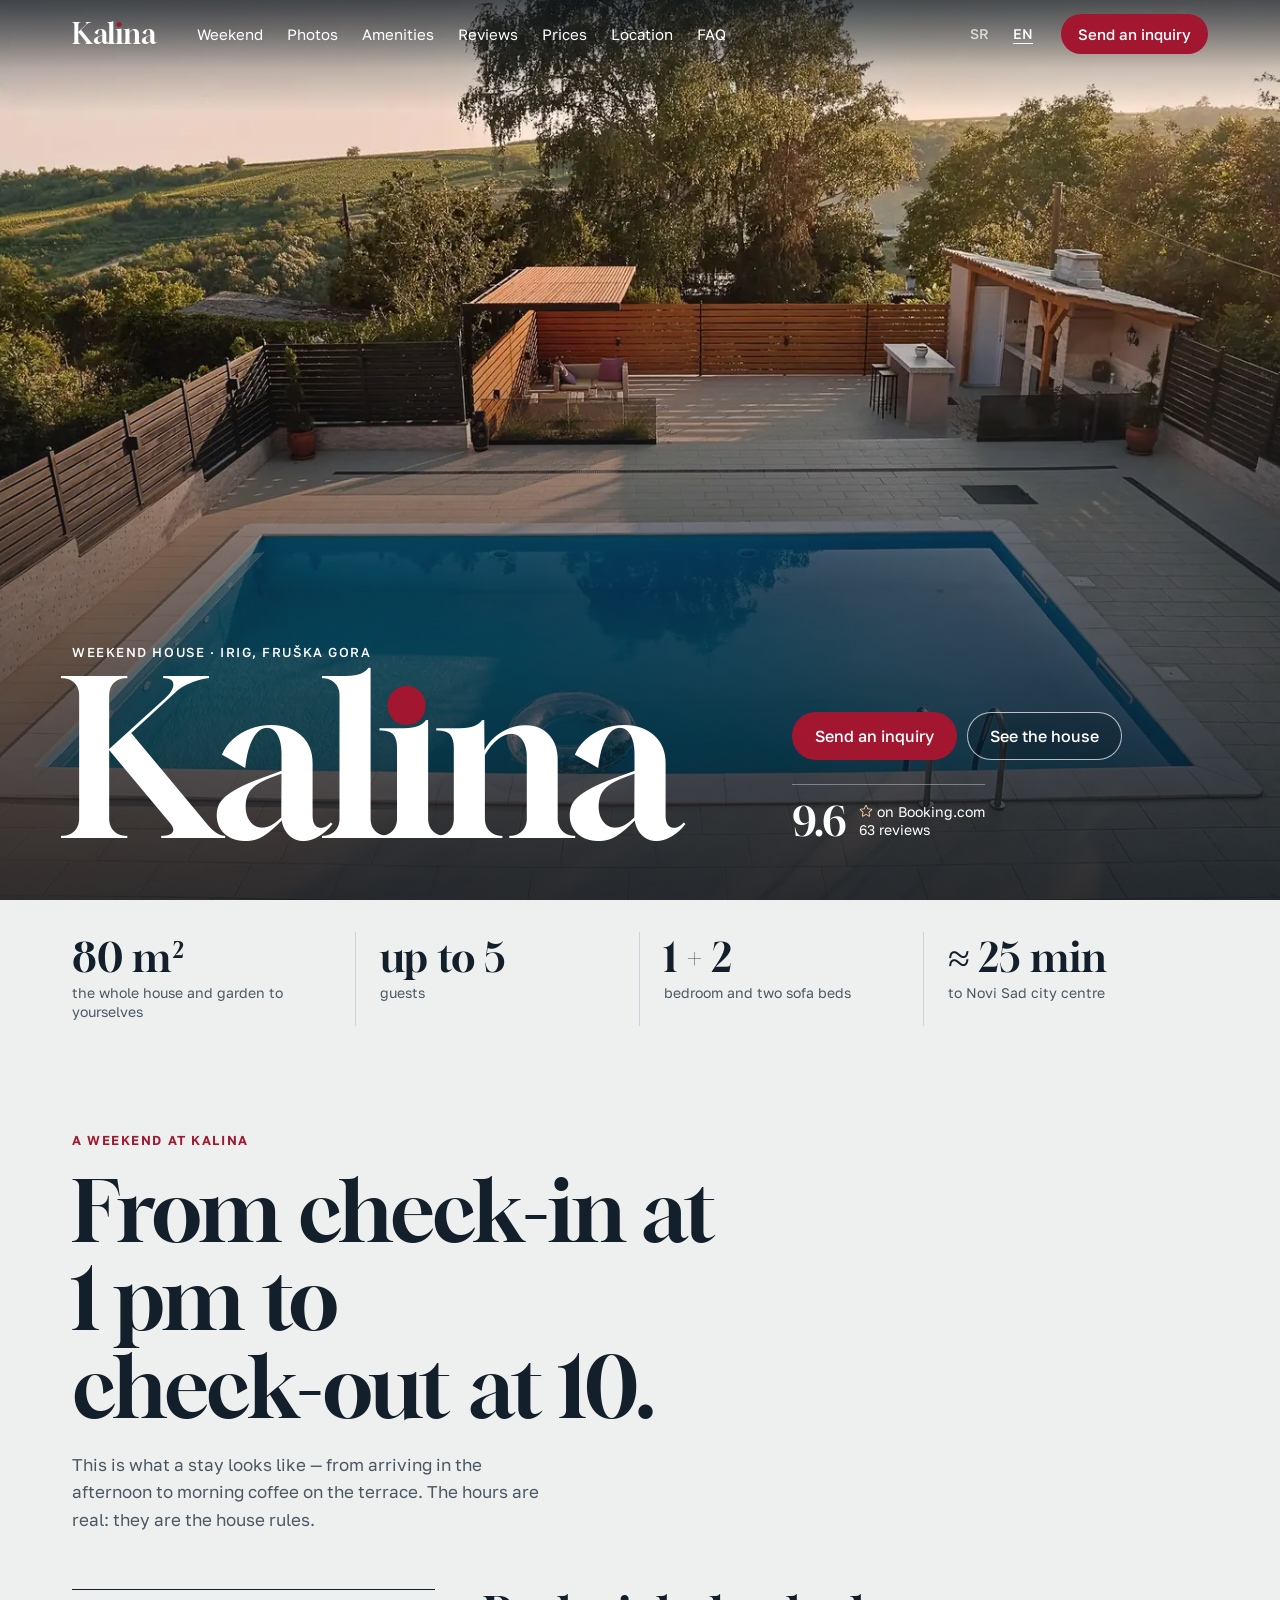
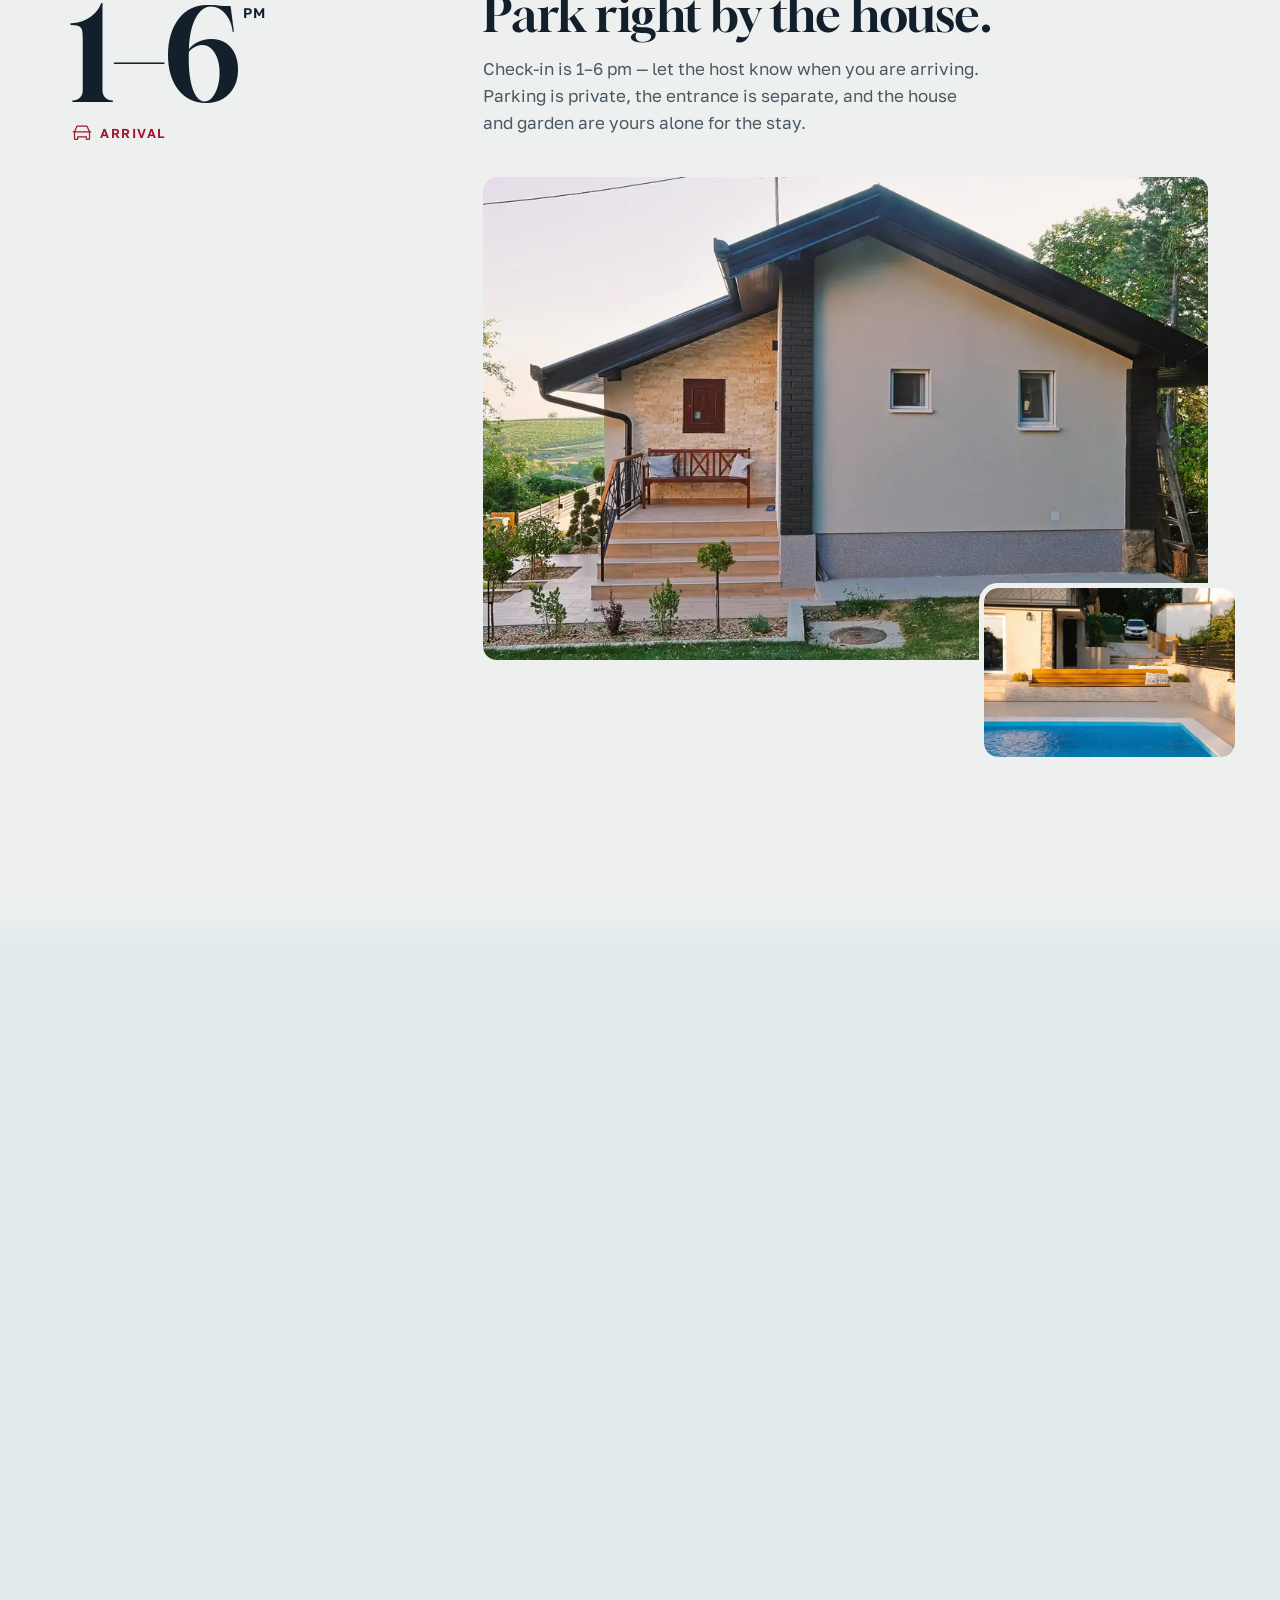
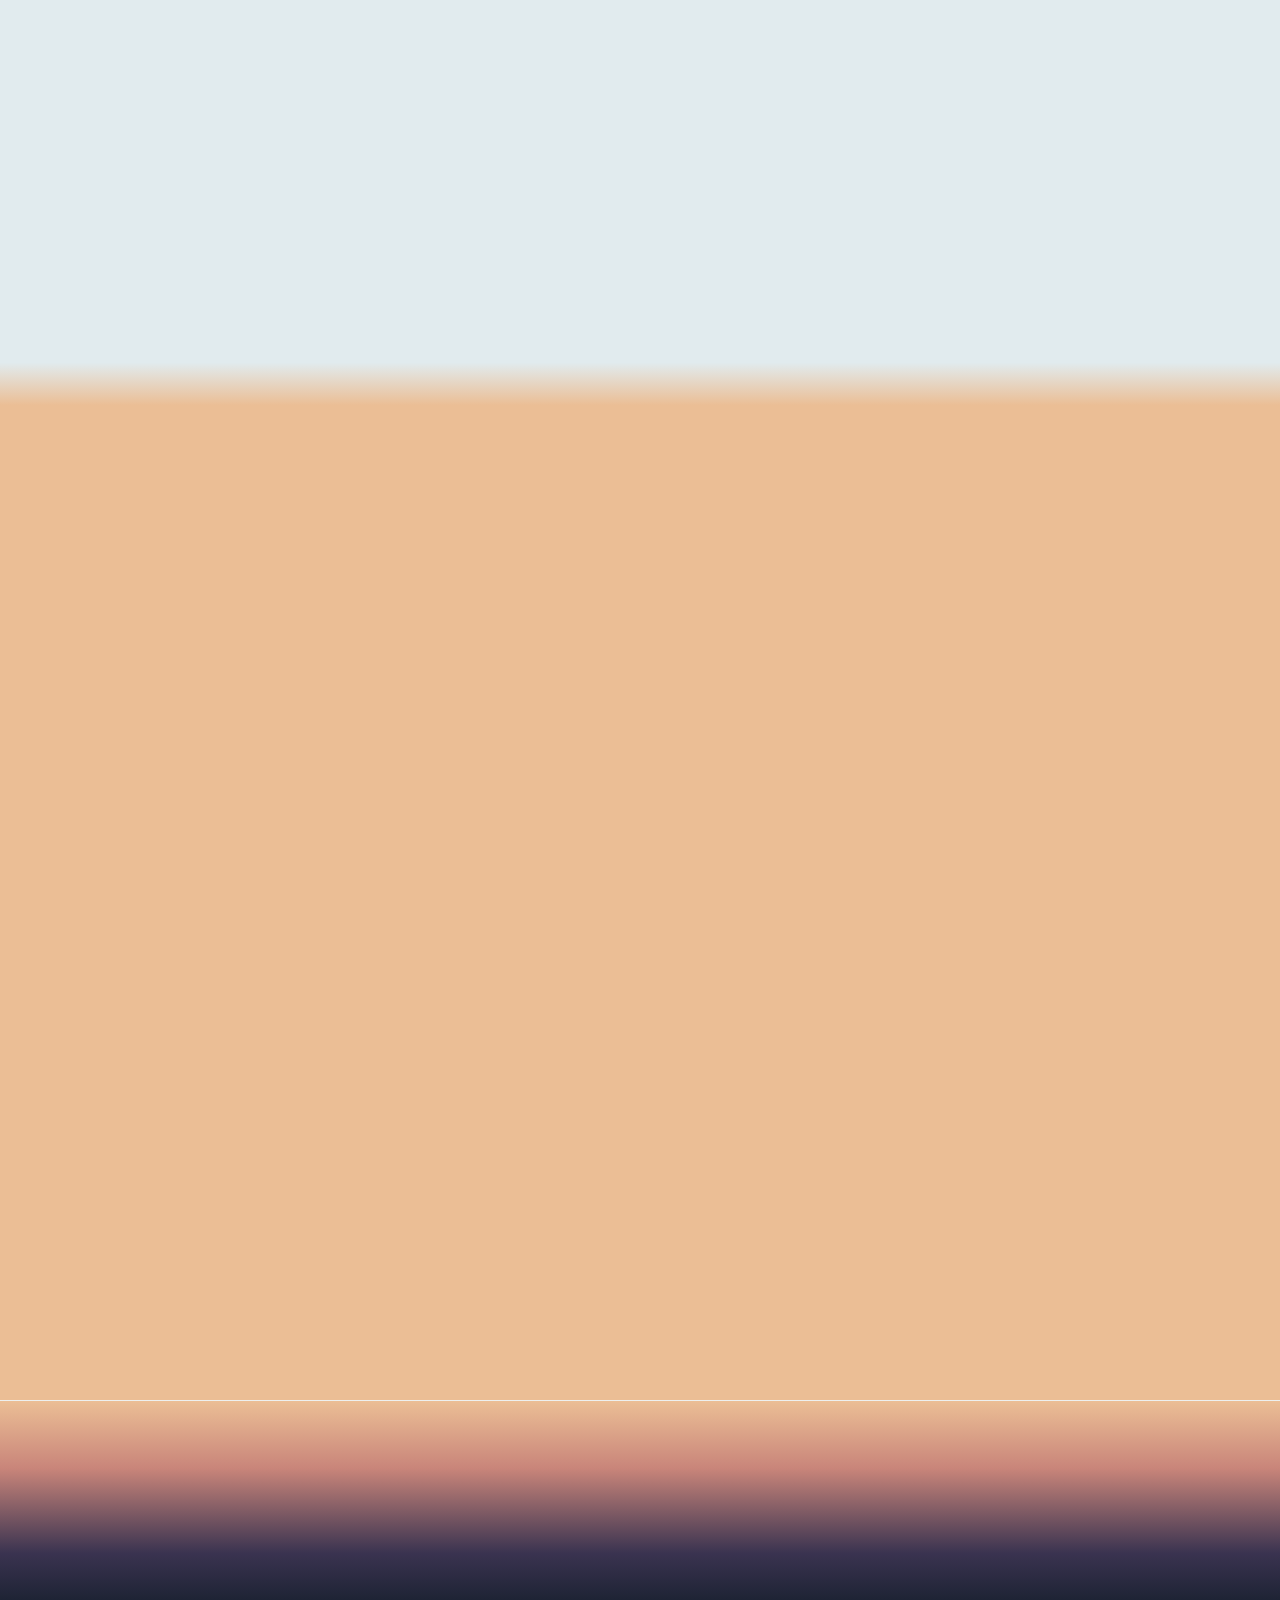
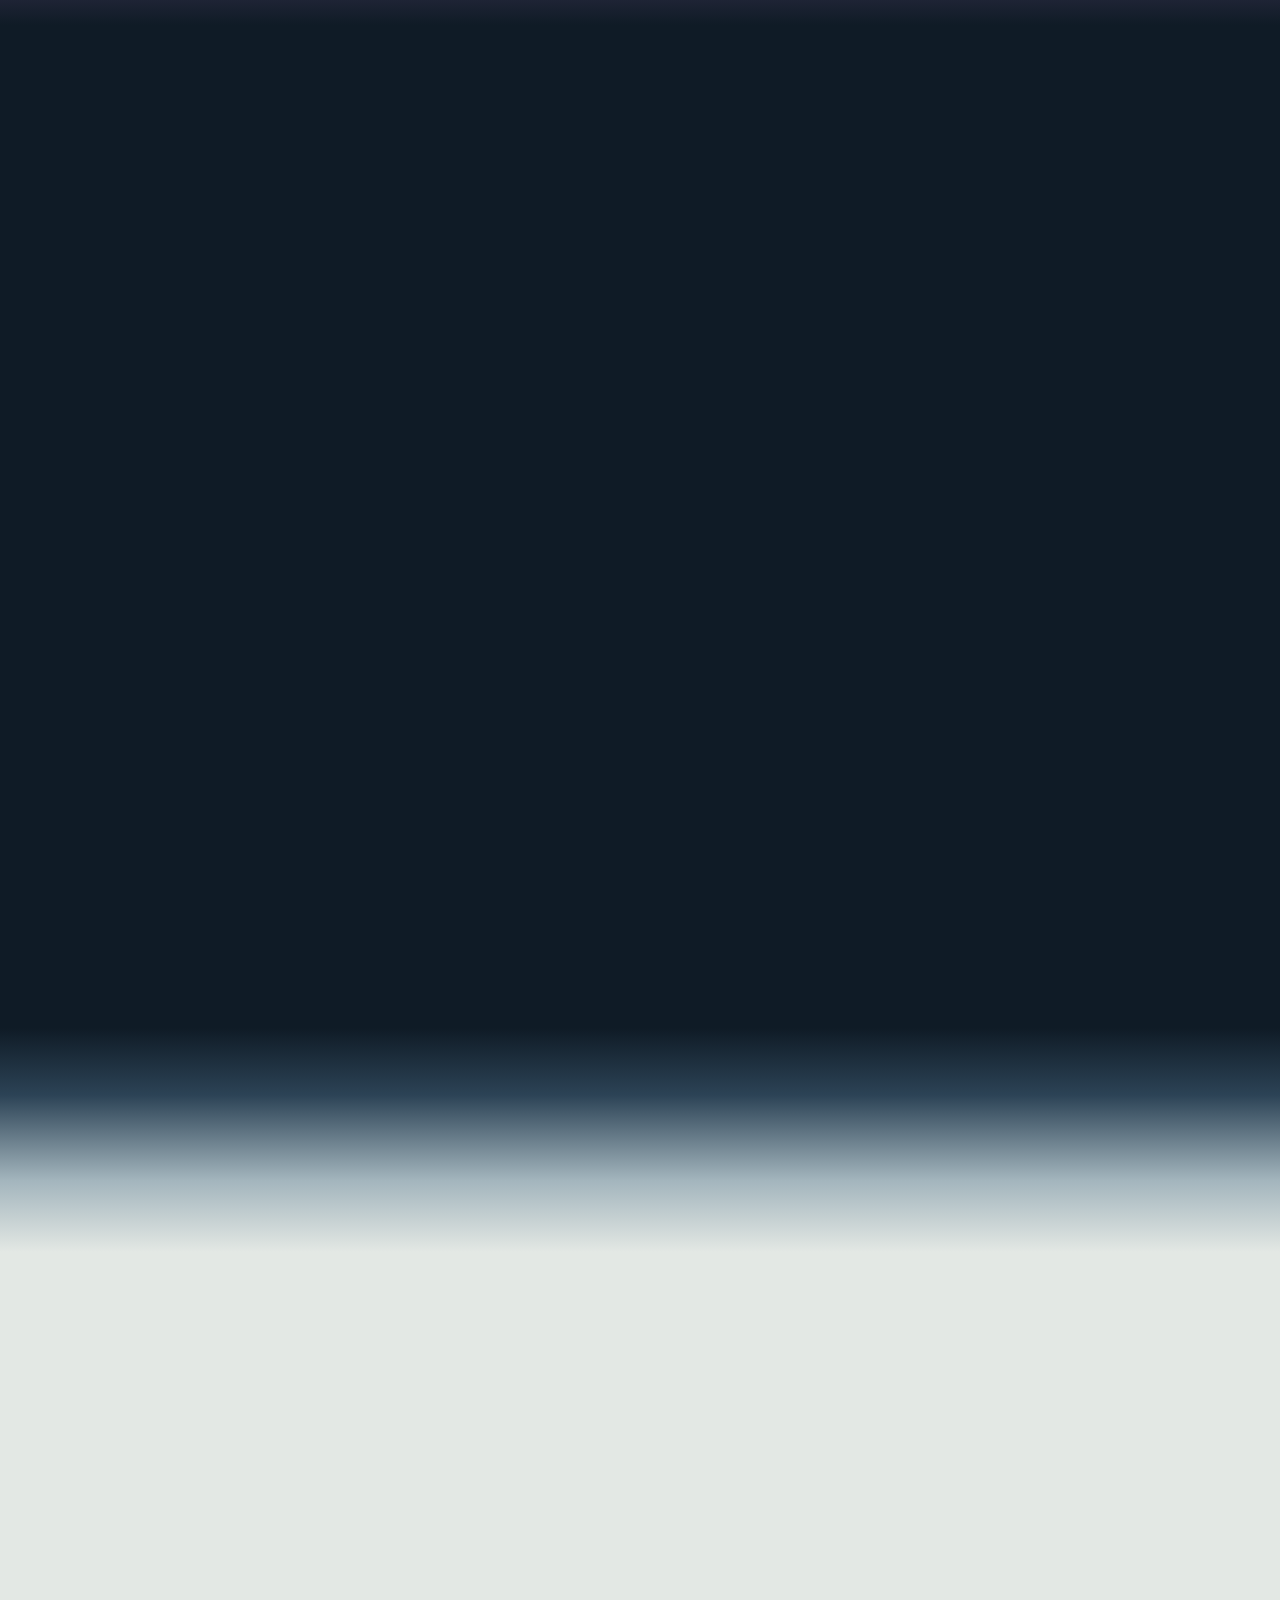
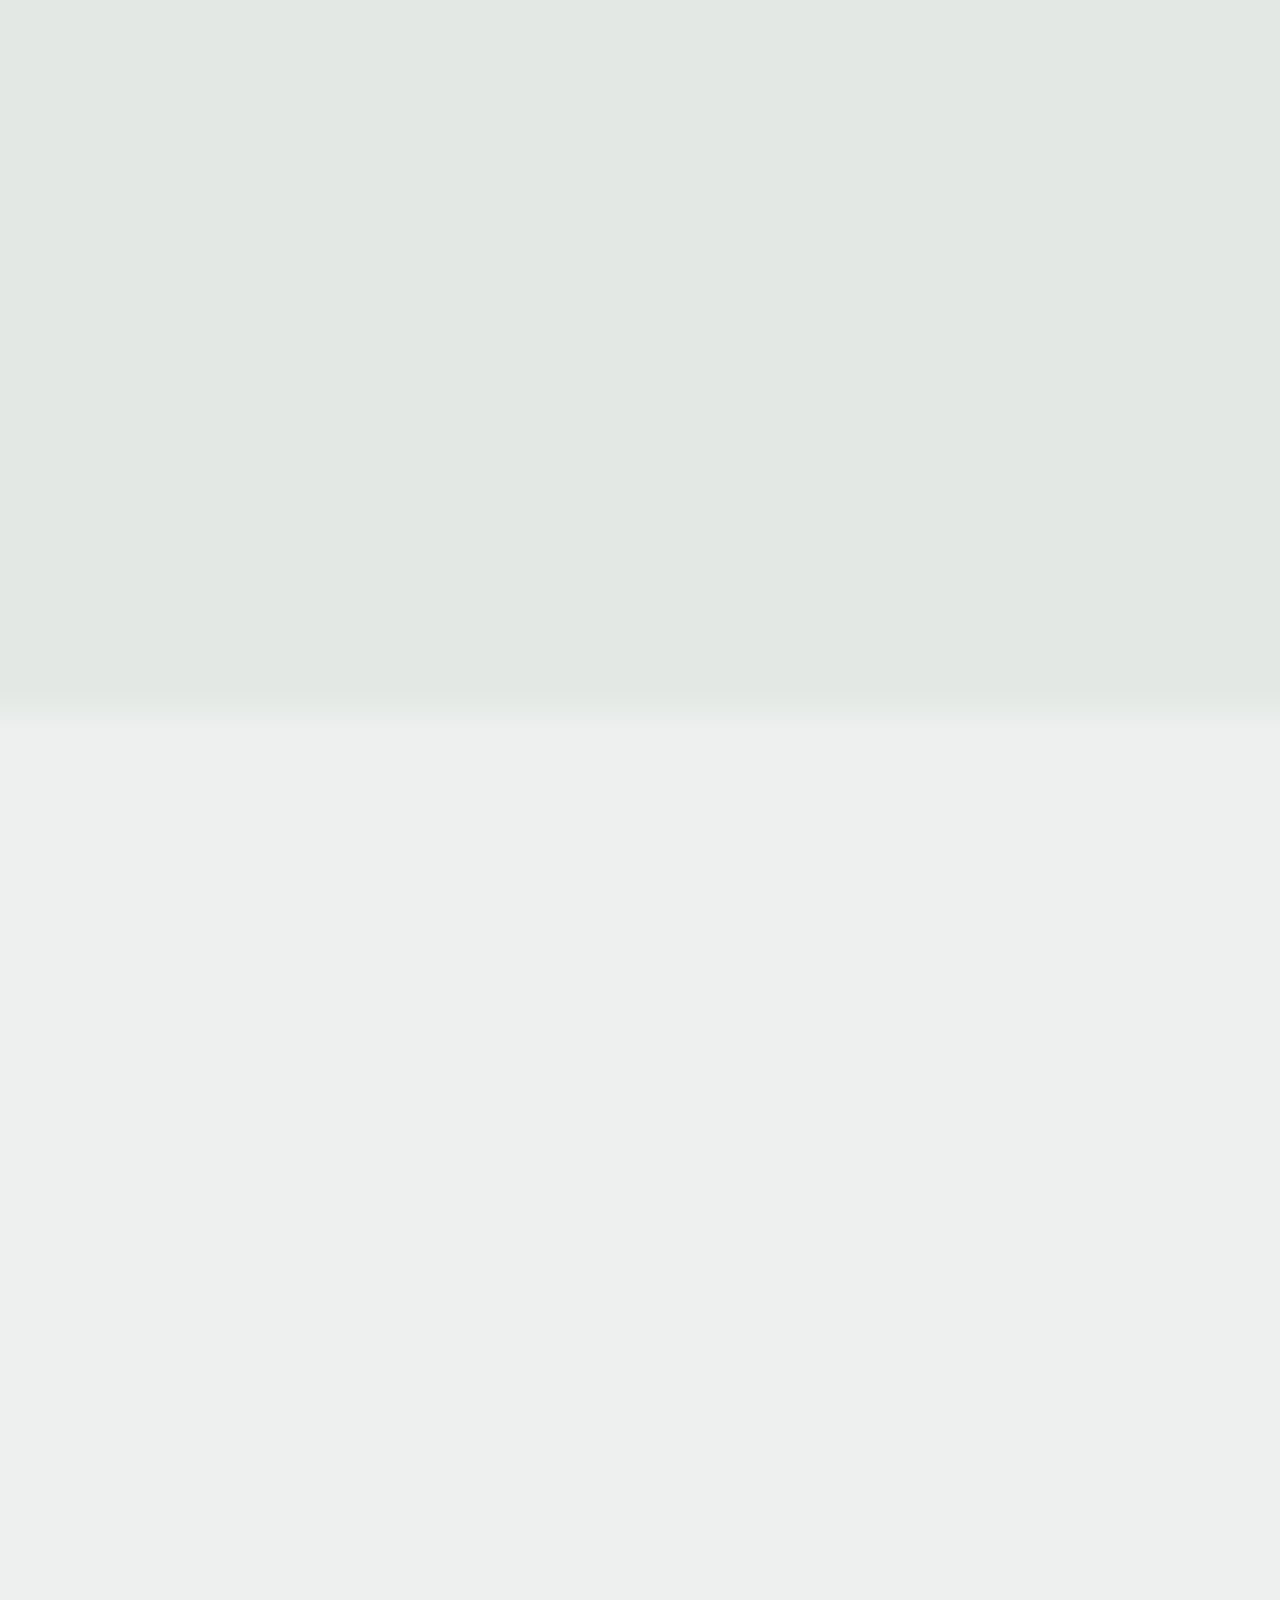
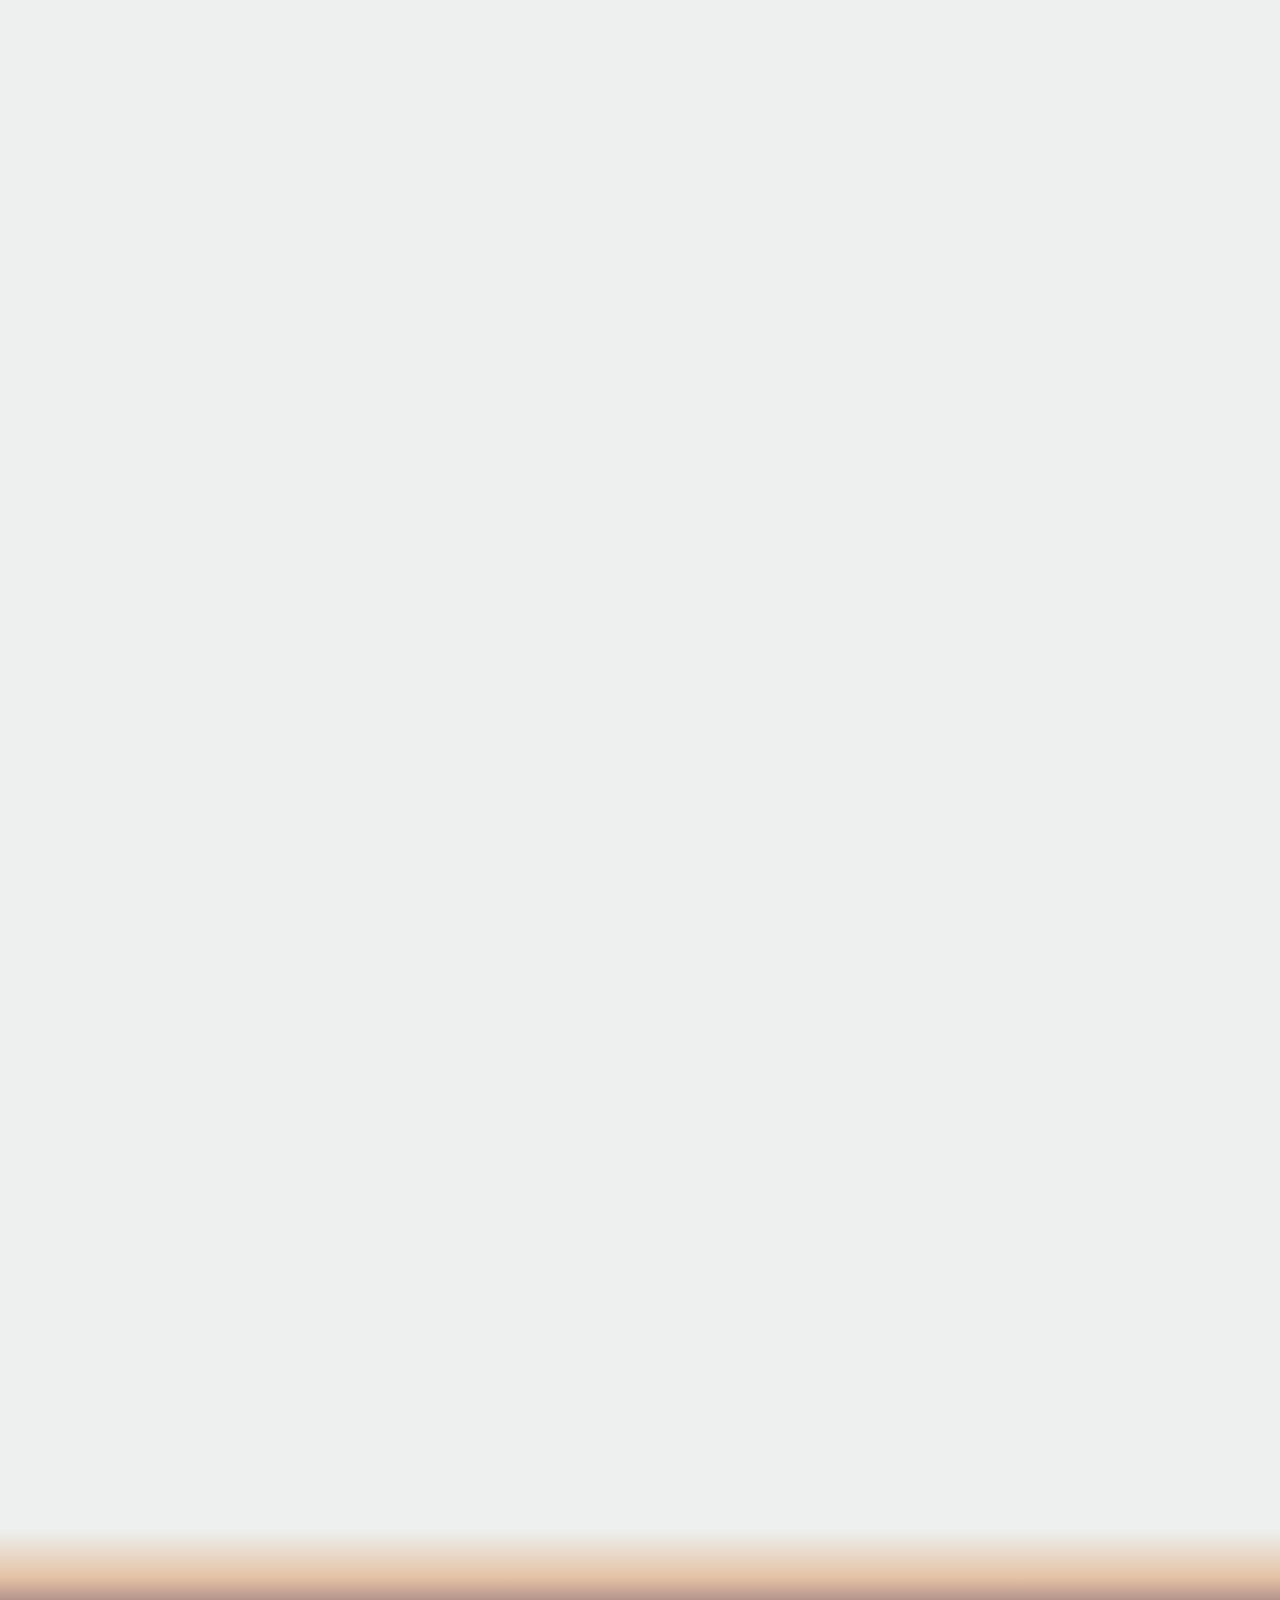
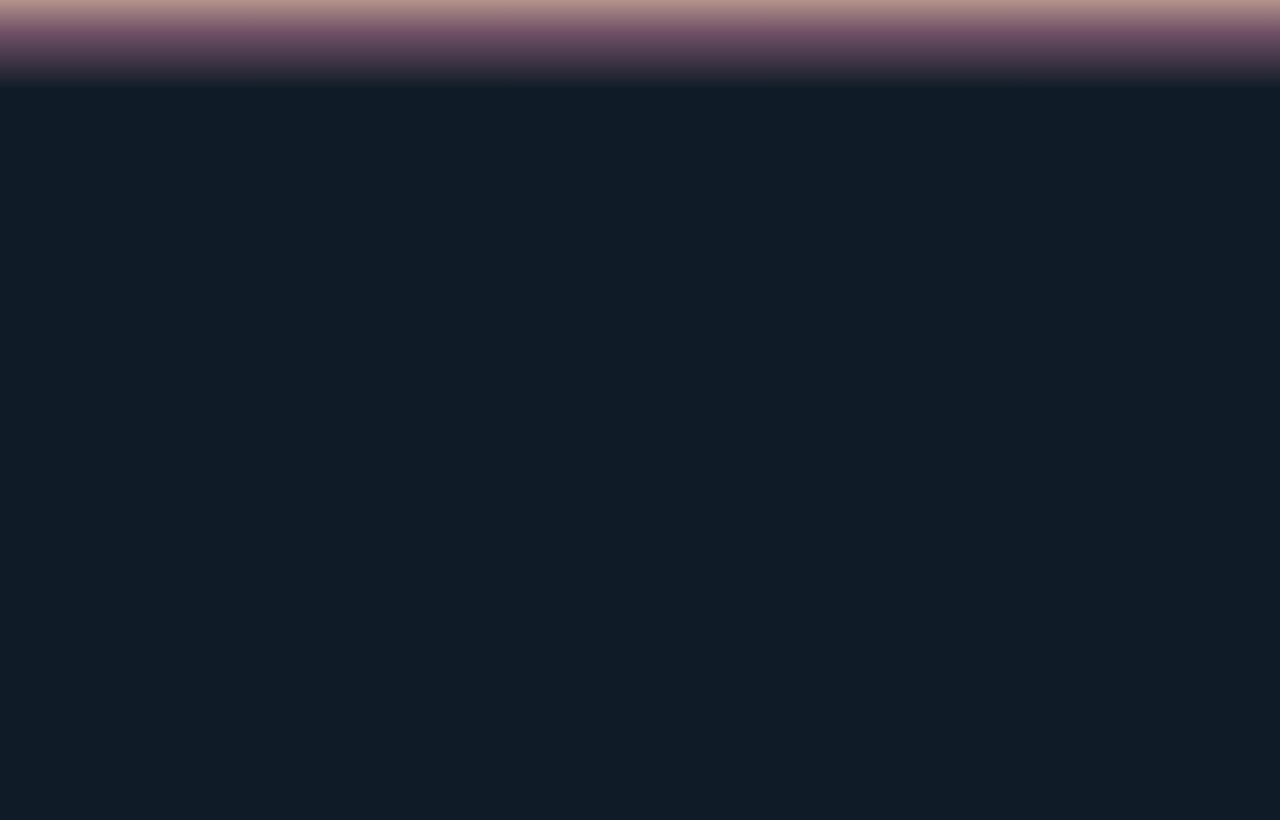
<file: en/index.html>
<!doctype html>
<html lang="en">
<head>
<meta charset="utf-8">
<script>document.documentElement.classList.add('js')</script>
<meta name="viewport" content="width=device-width, initial-scale=1, viewport-fit=cover">
<title>Vikendica Kalina — house with a pool in Irig, Fruška Gora, Serbia</title>
<meta name="description" content="Vikendica Kalina in Irig on Fruška Gora, Serbia: private pool, fireplace, outdoor kitchen and a view over the vineyards. Up to 5 guests, about 25 minutes from Novi Sad. Ask via WhatsApp or Viber.">
<link rel="canonical" href="https://branko8900.github.io/kalina.demo/en/">
<link rel="alternate" hreflang="sr" href="https://branko8900.github.io/kalina.demo/">
<link rel="alternate" hreflang="en" href="https://branko8900.github.io/kalina.demo/en/">
<link rel="alternate" hreflang="x-default" href="https://branko8900.github.io/kalina.demo/">
<meta name="theme-color" content="#0F1B26">
<meta property="og:type" content="website">
<meta property="og:site_name" content="Vikendica Kalina">
<meta property="og:locale" content="en_US">
<meta property="og:locale:alternate" content="sr_RS">
<meta property="og:title" content="Vikendica Kalina — Irig, Fruška Gora">
<meta property="og:description" content="A house with a private pool above the vineyards of Fruška Gora. Up to 5 guests, about 25 minutes from Novi Sad.">
<meta property="og:url" content="https://branko8900.github.io/kalina.demo/en/">
<meta property="og:image" content="https://branko8900.github.io/kalina.demo/og.jpg">
<meta property="og:image:width" content="1200">
<meta property="og:image:height" content="630">
<meta name="twitter:card" content="summary_large_image">
<link rel="icon" href="../favicon.svg" type="image/svg+xml">
<link rel="icon" href="../favicon-32.png" sizes="32x32" type="image/png">
<link rel="apple-touch-icon" href="../apple-touch-icon.png">
<link rel="preload" href="../fonts/gloock-latin.woff2" as="font" type="font/woff2" crossorigin>
<!--slot:preload--><link rel="preload" as="image" type="image/webp" imagesrcset="../images/hero-960.webp 960w, ../images/hero-1440.webp 1440w, ../images/hero-1920.webp 1920w" imagesizes="100vw" fetchpriority="high"><!--/slot:preload-->
<link rel="stylesheet" href="../css/style.css">
<script type="application/ld+json">
{
  "@context": "https://schema.org",
  "@type": "LodgingBusiness",
  "name": "Vikendica Kalina",
  "description": "Weekend house with a private pool in Irig on Fruška Gora, Serbia, for up to 5 guests.",
  "url": "https://branko8900.github.io/kalina.demo/en/",
  "image": "https://branko8900.github.io/kalina.demo/og.jpg",
  "telephone": "+381616477375",
  "address": {
    "@type": "PostalAddress",
    "streetAddress": "Kralja Petra 187A",
    "postalCode": "22406",
    "addressLocality": "Irig",
    "addressRegion": "Vojvodina",
    "addressCountry": "RS"
  },
  "geo": {
    "@type": "GeoCoordinates",
    "latitude": 45.1288939,
    "longitude": 19.8410351
  },
  "hasMap": "https://maps.google.com/?cid=9807263229071070762",
  "sameAs": [
    "https://www.booking.com/hotel/rs/kalina-irig.html",
    "https://www.airbnb.com/rooms/1312912052745915736"
  ],
  "checkinTime": "13:00",
  "checkoutTime": "10:00",
  "petsAllowed": false,
  "numberOfRooms": 1,
  "amenityFeature": [
    {
      "@type": "LocationFeatureSpecification",
      "name": "Outdoor swimming pool",
      "value": true
    },
    {
      "@type": "LocationFeatureSpecification",
      "name": "Fireplace",
      "value": true
    },
    {
      "@type": "LocationFeatureSpecification",
      "name": "Barbecue",
      "value": true
    },
    {
      "@type": "LocationFeatureSpecification",
      "name": "Free Wi-Fi",
      "value": true
    },
    {
      "@type": "LocationFeatureSpecification",
      "name": "Free parking",
      "value": true
    },
    {
      "@type": "LocationFeatureSpecification",
      "name": "Air conditioning",
      "value": true
    }
  ]
}
</script>
<script src="../js/main.js" defer></script>
</head>
<body>
<!-- Phosphor Icons (regular), MIT -->
<svg width="0" height="0" style="position:absolute" aria-hidden="true" focusable="false">
<symbol id="i-users" viewBox="0 0 256 256"><path d="M117.25,157.92a60,60,0,1,0-66.5,0A95.83,95.83,0,0,0,3.53,195.63a8,8,0,1,0,13.4,8.74,80,80,0,0,1,134.14,0,8,8,0,0,0,13.4-8.74A95.83,95.83,0,0,0,117.25,157.92ZM40,108a44,44,0,1,1,44,44A44.05,44.05,0,0,1,40,108Zm210.14,98.7a8,8,0,0,1-11.07-2.33A79.83,79.83,0,0,0,172,168a8,8,0,0,1,0-16,44,44,0,1,0-16.34-84.87,8,8,0,1,1-5.94-14.85,60,60,0,0,1,55.53,105.64,95.83,95.83,0,0,1,47.22,37.71A8,8,0,0,1,250.14,206.7Z"/></symbol>
<symbol id="i-bed" viewBox="0 0 256 256"><path d="M216,72H32V48a8,8,0,0,0-16,0V208a8,8,0,0,0,16,0V176H240v32a8,8,0,0,0,16,0V112A40,40,0,0,0,216,72ZM32,88h72v72H32Zm88,72V88h96a24,24,0,0,1,24,24v48Z"/></symbol>
<symbol id="i-car-profile" viewBox="0 0 256 256"><path d="M240,112H211.31L168,68.69A15.86,15.86,0,0,0,156.69,64H44.28A16,16,0,0,0,31,71.12L1.34,115.56A8.07,8.07,0,0,0,0,120v48a16,16,0,0,0,16,16H33a32,32,0,0,0,62,0h66a32,32,0,0,0,62,0h17a16,16,0,0,0,16-16V128A16,16,0,0,0,240,112ZM44.28,80H156.69l32,32H23ZM64,192a16,16,0,1,1,16-16A16,16,0,0,1,64,192Zm128,0a16,16,0,1,1,16-16A16,16,0,0,1,192,192Zm48-24H223a32,32,0,0,0-62,0H95a32,32,0,0,0-62,0H16V128H240Z"/></symbol>
<symbol id="i-church" viewBox="0 0 256 256"><path d="M228.12,145.14,192,123.47V104a8,8,0,0,0-4-7L136,67.36V48h16a8,8,0,0,0,0-16H136V16a8,8,0,0,0-16,0V32H104a8,8,0,0,0,0,16h16V67.36L68,97.05a8,8,0,0,0-4,7v19.47L27.88,145.14A8,8,0,0,0,24,152v64a8,8,0,0,0,8,8h80a8,8,0,0,0,8-8V168a8,8,0,0,1,16,0v48a8,8,0,0,0,8,8h80a8,8,0,0,0,8-8V152A8,8,0,0,0,228.12,145.14ZM40,156.53l24-14.4V208H40ZM128,144a24,24,0,0,0-24,24v40H80V108.64l48-27.43,48,27.43V208H152V168A24,24,0,0,0,128,144Zm88,64H192V142.13l24,14.4Z"/></symbol>
<symbol id="i-castle-turret" viewBox="0 0 256 256"><path d="M216,216H200V115.31L211.31,104A15.86,15.86,0,0,0,216,92.69V48a16,16,0,0,0-16-16H176a8,8,0,0,0-8,8V64H152V40a8,8,0,0,0-8-8H112a8,8,0,0,0-8,8V64H88V40a8,8,0,0,0-8-8H56A16,16,0,0,0,40,48V92.69A15.86,15.86,0,0,0,44.69,104L56,115.31V216H40a8,8,0,0,0,0,16H216a8,8,0,0,0,0-16ZM69.66,106.34,56,92.69V48H72V72a8,8,0,0,0,8,8h32a8,8,0,0,0,8-8V48h16V72a8,8,0,0,0,8,8h32a8,8,0,0,0,8-8V48h16V92.69l-13.66,13.65A8,8,0,0,0,184,112V216H160V168a32,32,0,0,0-64,0v48H72V112A8,8,0,0,0,69.66,106.34ZM144,216H112V168a16,16,0,0,1,32,0Z"/></symbol>
<symbol id="i-city" viewBox="0 0 256 256"><path d="M240,208h-8V88a8,8,0,0,0-8-8H160a8,8,0,0,0-8,8v40H104V40a8,8,0,0,0-8-8H32a8,8,0,0,0-8,8V208H16a8,8,0,0,0,0,16H240a8,8,0,0,0,0-16ZM168,96h48V208H168Zm-16,48v64H104V144ZM40,48H88V208H40ZM72,72V88a8,8,0,0,1-16,0V72a8,8,0,0,1,16,0Zm0,48v16a8,8,0,0,1-16,0V120a8,8,0,0,1,16,0Zm0,48v16a8,8,0,0,1-16,0V168a8,8,0,0,1,16,0Zm48,16V168a8,8,0,0,1,16,0v16a8,8,0,0,1-16,0Zm64,0V168a8,8,0,0,1,16,0v16a8,8,0,0,1-16,0Zm0-48V120a8,8,0,0,1,16,0v16a8,8,0,0,1-16,0Z"/></symbol>
<symbol id="i-airplane-tilt" viewBox="0 0 256 256"><path d="M185.33,114.21l29.14-27.42.17-.17a32,32,0,0,0-45.26-45.26c0,.06-.11.11-.17.17L141.79,70.67l-83-30.2a8,8,0,0,0-8.39,1.86l-24,24a8,8,0,0,0,1.22,12.31l63.89,42.59L76.69,136H56a8,8,0,0,0-5.65,2.34l-24,24A8,8,0,0,0,29,175.42l36.82,14.73,14.7,36.75.06.16a8,8,0,0,0,13.18,2.47l23.87-23.88A8,8,0,0,0,120,200V179.31l14.76-14.76,42.59,63.89a8,8,0,0,0,12.31,1.22l24-24a8,8,0,0,0,1.86-8.39Zm-.07,97.23-42.59-63.88A8,8,0,0,0,136.8,144c-.27,0-.53,0-.79,0a8,8,0,0,0-5.66,2.35l-24,24A8,8,0,0,0,104,176v20.69L90.93,209.76,79.43,181A8,8,0,0,0,75,176.57l-28.74-11.5L59.32,152H80a8,8,0,0,0,5.66-2.34l24-24a8,8,0,0,0-1.22-12.32L44.56,70.74l13.5-13.49,83.22,30.26a8,8,0,0,0,8.56-2L180.78,52.6A16,16,0,0,1,203.4,75.23l-32.87,30.93a8,8,0,0,0-2,8.56l30.26,83.22Z"/></symbol>
<symbol id="i-x" viewBox="0 0 256 256"><path d="M205.66,194.34a8,8,0,0,1-11.32,11.32L128,139.31,61.66,205.66a8,8,0,0,1-11.32-11.32L116.69,128,50.34,61.66A8,8,0,0,1,61.66,50.34L128,116.69l66.34-66.35a8,8,0,0,1,11.32,11.32L139.31,128Z"/></symbol>
<symbol id="i-caret-left" viewBox="0 0 256 256"><path d="M165.66,202.34a8,8,0,0,1-11.32,11.32l-80-80a8,8,0,0,1,0-11.32l80-80a8,8,0,0,1,11.32,11.32L91.31,128Z"/></symbol>
<symbol id="i-caret-right" viewBox="0 0 256 256"><path d="M181.66,133.66l-80,80a8,8,0,0,1-11.32-11.32L164.69,128,90.34,53.66a8,8,0,0,1,11.32-11.32l80,80A8,8,0,0,1,181.66,133.66Z"/></symbol>
<symbol id="i-arrow-right" viewBox="0 0 256 256"><path d="M221.66,133.66l-72,72a8,8,0,0,1-11.32-11.32L196.69,136H40a8,8,0,0,1,0-16H196.69L138.34,61.66a8,8,0,0,1,11.32-11.32l72,72A8,8,0,0,1,221.66,133.66Z"/></symbol>
<symbol id="i-arrow-up-right" viewBox="0 0 256 256"><path d="M200,64V168a8,8,0,0,1-16,0V83.31L69.66,197.66a8,8,0,0,1-11.32-11.32L172.69,72H88a8,8,0,0,1,0-16H192A8,8,0,0,1,200,64Z"/></symbol>
<symbol id="i-phone" viewBox="0 0 256 256"><path d="M222.37,158.46l-47.11-21.11-.13-.06a16,16,0,0,0-15.17,1.4,8.12,8.12,0,0,0-.75.56L134.87,160c-15.42-7.49-31.34-23.29-38.83-38.51l20.78-24.71c.2-.25.39-.5.57-.77a16,16,0,0,0,1.32-15.06l0-.12L97.54,33.64a16,16,0,0,0-16.62-9.52A56.26,56.26,0,0,0,32,80c0,79.4,64.6,144,144,144a56.26,56.26,0,0,0,55.88-48.92A16,16,0,0,0,222.37,158.46ZM176,208A128.14,128.14,0,0,1,48,80,40.2,40.2,0,0,1,82.87,40a.61.61,0,0,0,0,.12l21,47L83.2,111.86a6.13,6.13,0,0,0-.57.77,16,16,0,0,0-1,15.7c9.06,18.53,27.73,37.06,46.46,46.11a16,16,0,0,0,15.75-1.14,8.44,8.44,0,0,0,.74-.56L168.89,152l47,21.05h0s.08,0,.11,0A40.21,40.21,0,0,1,176,208Z"/></symbol>
<symbol id="i-whatsapp-logo" viewBox="0 0 256 256"><path d="M187.58,144.84l-32-16a8,8,0,0,0-8,.5l-14.69,9.8a40.55,40.55,0,0,1-16-16l9.8-14.69a8,8,0,0,0,.5-8l-16-32A8,8,0,0,0,104,64a40,40,0,0,0-40,40,88.1,88.1,0,0,0,88,88,40,40,0,0,0,40-40A8,8,0,0,0,187.58,144.84ZM152,176a72.08,72.08,0,0,1-72-72A24,24,0,0,1,99.29,80.46l11.48,23L101,118a8,8,0,0,0-.73,7.51,56.47,56.47,0,0,0,30.15,30.15A8,8,0,0,0,138,155l14.61-9.74,23,11.48A24,24,0,0,1,152,176ZM128,24A104,104,0,0,0,36.18,176.88L24.83,210.93a16,16,0,0,0,20.24,20.24l34.05-11.35A104,104,0,1,0,128,24Zm0,192a87.87,87.87,0,0,1-44.06-11.81,8,8,0,0,0-6.54-.67L40,216,52.47,178.6a8,8,0,0,0-.66-6.54A88,88,0,1,1,128,216Z"/></symbol>
<symbol id="i-chat-circle-dots" viewBox="0 0 256 256"><path d="M140,128a12,12,0,1,1-12-12A12,12,0,0,1,140,128ZM84,116a12,12,0,1,0,12,12A12,12,0,0,0,84,116Zm88,0a12,12,0,1,0,12,12A12,12,0,0,0,172,116Zm60,12A104,104,0,0,1,79.12,219.82L45.07,231.17a16,16,0,0,1-20.24-20.24l11.35-34.05A104,104,0,1,1,232,128Zm-16,0A88,88,0,1,0,51.81,172.06a8,8,0,0,1,.66,6.54L40,216,77.4,203.53a7.85,7.85,0,0,1,2.53-.42,8,8,0,0,1,4,1.08A88,88,0,0,0,216,128Z"/></symbol>
<symbol id="i-instagram-logo" viewBox="0 0 256 256"><path d="M128,80a48,48,0,1,0,48,48A48.05,48.05,0,0,0,128,80Zm0,80a32,32,0,1,1,32-32A32,32,0,0,1,128,160ZM176,24H80A56.06,56.06,0,0,0,24,80v96a56.06,56.06,0,0,0,56,56h96a56.06,56.06,0,0,0,56-56V80A56.06,56.06,0,0,0,176,24Zm40,152a40,40,0,0,1-40,40H80a40,40,0,0,1-40-40V80A40,40,0,0,1,80,40h96a40,40,0,0,1,40,40ZM192,76a12,12,0,1,1-12-12A12,12,0,0,1,192,76Z"/></symbol>
<symbol id="i-map-pin" viewBox="0 0 256 256"><path d="M128,64a40,40,0,1,0,40,40A40,40,0,0,0,128,64Zm0,64a24,24,0,1,1,24-24A24,24,0,0,1,128,128Zm0-112a88.1,88.1,0,0,0-88,88c0,31.4,14.51,64.68,42,96.25a254.19,254.19,0,0,0,41.45,38.3,8,8,0,0,0,9.18,0A254.19,254.19,0,0,0,174,200.25c27.45-31.57,42-64.85,42-96.25A88.1,88.1,0,0,0,128,16Zm0,206c-16.53-13-72-60.75-72-118a72,72,0,0,1,144,0C200,161.23,144.53,209,128,222Z"/></symbol>
<symbol id="i-plus" viewBox="0 0 256 256"><path d="M224,128a8,8,0,0,1-8,8H136v80a8,8,0,0,1-16,0V136H40a8,8,0,0,1,0-16h80V40a8,8,0,0,1,16,0v80h80A8,8,0,0,1,224,128Z"/></symbol>
<symbol id="i-house-line" viewBox="0 0 256 256"><path d="M240,208H224V136l2.34,2.34A8,8,0,0,0,237.66,127L139.31,28.68a16,16,0,0,0-22.62,0L18.34,127a8,8,0,0,0,11.32,11.31L32,136v72H16a8,8,0,0,0,0,16H240a8,8,0,0,0,0-16ZM48,120l80-80,80,80v88H160V152a8,8,0,0,0-8-8H104a8,8,0,0,0-8,8v56H48Zm96,88H112V160h32Z"/></symbol>
<symbol id="i-tree-evergreen" viewBox="0 0 256 256"><path d="M230.32,187.09l-46-59.09H208a8,8,0,0,0,6.34-12.88l-80-104a8,8,0,0,0-12.68,0l-80,104A8,8,0,0,0,48,128H71.64l-46,59.09A8,8,0,0,0,32,200h88v40a8,8,0,0,0,16,0V200h88a8,8,0,0,0,6.32-12.91ZM48.36,184l46-59.09A8,8,0,0,0,88,112H64.25L128,29.12,191.75,112H168a8,8,0,0,0-6.31,12.91L207.64,184Z"/></symbol>
<symbol id="i-armchair" viewBox="0 0 256 256"><path d="M216,88.8V72a40,40,0,0,0-40-40H80A40,40,0,0,0,40,72V88.8a40,40,0,0,0,0,78.4V200a16,16,0,0,0,16,16H200a16,16,0,0,0,16-16V167.2a40,40,0,0,0,0-78.4ZM80,48h96a24,24,0,0,1,24,24V88.8A40.07,40.07,0,0,0,168,128H88A40.07,40.07,0,0,0,56,88.8V72A24,24,0,0,1,80,48ZM208.39,152H208a8,8,0,0,0-8,8v40H56V160a8,8,0,0,0-8-8h-.39A24,24,0,1,1,72,128v40a8,8,0,0,0,16,0V144h80v24a8,8,0,0,0,16,0V128a24,24,0,1,1,24.39,24Z"/></symbol>
<symbol id="i-swimming-pool" viewBox="0 0 256 256"><path d="M88,149.39a8,8,0,0,0,8-8V128h64v15.29a8,8,0,0,0,16,0V32a8,8,0,0,0-16,0V48H96V32a8,8,0,0,0-16,0V141.39A8,8,0,0,0,88,149.39ZM96,112V96h64v16Zm64-48V80H96V64ZM24,168a8,8,0,0,1,8-8c14.42,0,22.19,5.18,28.44,9.34C66,173.06,70.42,176,80,176s14-2.94,19.56-6.66c6.24-4.16,14-9.34,28.43-9.34s22.2,5.18,28.44,9.34c5.58,3.72,10,6.66,19.57,6.66s14-2.94,19.56-6.66c6.25-4.16,14-9.34,28.44-9.34a8,8,0,0,1,0,16c-9.58,0-14,2.94-19.56,6.66-6.25,4.16-14,9.34-28.44,9.34s-22.2-5.18-28.44-9.34C142,178.94,137.57,176,128,176s-14,2.94-19.56,6.66c-6.24,4.16-14,9.34-28.43,9.34s-22.19-5.18-28.44-9.34C46,178.94,41.58,176,32,176A8,8,0,0,1,24,168Zm208,40a8,8,0,0,1-8,8c-9.58,0-14,2.94-19.56,6.66-6.25,4.16-14,9.34-28.44,9.34s-22.2-5.18-28.44-9.34C142,218.94,137.57,216,128,216s-14,2.94-19.56,6.66c-6.24,4.16-14,9.34-28.43,9.34s-22.19-5.18-28.44-9.34C46,218.94,41.58,216,32,216a8,8,0,0,1,0-16c14.42,0,22.19,5.18,28.44,9.34C66,213.06,70.42,216,80,216s14-2.94,19.56-6.66c6.24-4.16,14-9.34,28.43-9.34s22.2,5.18,28.44,9.34c5.58,3.72,10,6.66,19.57,6.66s14-2.94,19.56-6.66c6.25-4.16,14-9.34,28.44-9.34A8,8,0,0,1,232,208Z"/></symbol>
<symbol id="i-quotes" viewBox="0 0 256 256"><path d="M100,56H40A16,16,0,0,0,24,72v64a16,16,0,0,0,16,16h60v8a32,32,0,0,1-32,32,8,8,0,0,0,0,16,48.05,48.05,0,0,0,48-48V72A16,16,0,0,0,100,56Zm0,80H40V72h60ZM216,56H156a16,16,0,0,0-16,16v64a16,16,0,0,0,16,16h60v8a32,32,0,0,1-32,32,8,8,0,0,0,0,16,48.05,48.05,0,0,0,48-48V72A16,16,0,0,0,216,56Zm0,80H156V72h60Z"/></symbol>
<symbol id="i-mountains" viewBox="0 0 256 256"><path d="M164,80a28,28,0,1,0-28-28A28,28,0,0,0,164,80Zm0-40a12,12,0,1,1-12,12A12,12,0,0,1,164,40Zm90.88,155.92-54.56-92.08A15.87,15.87,0,0,0,186.55,96h0a15.85,15.85,0,0,0-13.76,7.84L146.63,148l-44.84-76.1a16,16,0,0,0-27.58,0L1.11,195.94A8,8,0,0,0,8,208H248a8,8,0,0,0,6.88-12.08ZM88,80l23.57,40H64.43ZM22,192l33-56h66l18.74,31.8,0,0L154,192Zm150.57,0-16.66-28.28L186.55,112,234,192Z"/></symbol>
<symbol id="i-baby" viewBox="0 0 256 256"><path d="M92,140a12,12,0,1,1,12-12A12,12,0,0,1,92,140Zm72-24a12,12,0,1,0,12,12A12,12,0,0,0,164,116Zm-12.27,45.23a45,45,0,0,1-47.46,0,8,8,0,0,0-8.54,13.54,61,61,0,0,0,64.54,0,8,8,0,0,0-8.54-13.54ZM232,128A104,104,0,1,1,128,24,104.11,104.11,0,0,1,232,128Zm-16,0a88.11,88.11,0,0,0-84.09-87.91C120.32,56.38,120,71.88,120,72a8,8,0,0,0,16,0,8,8,0,0,1,16,0,24,24,0,0,1-48,0c0-.73.13-14.3,8.46-30.63A88,88,0,1,0,216,128Z"/></symbol>
<symbol id="i-car-simple" viewBox="0 0 256 256"><path d="M240,104H229.2L201.42,41.5A16,16,0,0,0,186.8,32H69.2a16,16,0,0,0-14.62,9.5L26.8,104H16a8,8,0,0,0,0,16h8v80a16,16,0,0,0,16,16H64a16,16,0,0,0,16-16V184h96v16a16,16,0,0,0,16,16h24a16,16,0,0,0,16-16V120h8a8,8,0,0,0,0-16ZM69.2,48H186.8l24.89,56H44.31ZM216,200H192V176a8,8,0,0,0-8-8H72a8,8,0,0,0-8,8v24H40V120H216Z"/></symbol>
<symbol id="i-clock" viewBox="0 0 256 256"><path d="M128,24A104,104,0,1,0,232,128,104.11,104.11,0,0,0,128,24Zm0,192a88,88,0,1,1,88-88A88.1,88.1,0,0,1,128,216Zm64-88a8,8,0,0,1-8,8H128a8,8,0,0,1-8-8V72a8,8,0,0,1,16,0v48h48A8,8,0,0,1,192,128Z"/></symbol>
<symbol id="i-coffee" viewBox="0 0 256 256"><path d="M80,56V24a8,8,0,0,1,16,0V56a8,8,0,0,1-16,0Zm40,8a8,8,0,0,0,8-8V24a8,8,0,0,0-16,0V56A8,8,0,0,0,120,64Zm32,0a8,8,0,0,0,8-8V24a8,8,0,0,0-16,0V56A8,8,0,0,0,152,64Zm96,56v8a40,40,0,0,1-37.51,39.91,96.59,96.59,0,0,1-27,40.09H208a8,8,0,0,1,0,16H32a8,8,0,0,1,0-16H56.54A96.3,96.3,0,0,1,24,136V88a8,8,0,0,1,8-8H208A40,40,0,0,1,248,120ZM200,96H40v40a80.27,80.27,0,0,0,45.12,72h69.76A80.27,80.27,0,0,0,200,136Zm32,24a24,24,0,0,0-16-22.62V136a95.78,95.78,0,0,1-1.2,15A24,24,0,0,0,232,128Z"/></symbol>
<symbol id="i-cooking-pot" viewBox="0 0 256 256"><path d="M88,48V16a8,8,0,0,1,16,0V48a8,8,0,0,1-16,0Zm40,8a8,8,0,0,0,8-8V16a8,8,0,0,0-16,0V48A8,8,0,0,0,128,56Zm32,0a8,8,0,0,0,8-8V16a8,8,0,0,0-16,0V48A8,8,0,0,0,160,56Zm92.8,46.4L224,124v60a32,32,0,0,1-32,32H64a32,32,0,0,1-32-32V124L3.2,102.4a8,8,0,0,1,9.6-12.8L32,104V80a8,8,0,0,1,8-8H216a8,8,0,0,1,8,8v24l19.2-14.4a8,8,0,0,1,9.6,12.8ZM208,88H48v96a16,16,0,0,0,16,16H192a16,16,0,0,0,16-16Z"/></symbol>
<symbol id="i-couch" viewBox="0 0 256 256"><path d="M240,106.17V72a16,16,0,0,0-16-16H32A16,16,0,0,0,16,72v34.17A16,16,0,0,0,8,120v48a16,16,0,0,0,16,16h8v16a8,8,0,0,0,16,0V184H208v16a8,8,0,0,0,16,0V184h8a16,16,0,0,0,16-16V120A16,16,0,0,0,240,106.17ZM224,104h-8a16,16,0,0,0-16,16v16H136V72h88ZM120,72v64H56V120a16,16,0,0,0-16-16H32V72Zm112,96H24V120H40v24a8,8,0,0,0,8,8H208a8,8,0,0,0,8-8V120h16Z"/></symbol>
<symbol id="i-door-open" viewBox="0 0 256 256"><path d="M232,216H208V40a16,16,0,0,0-16-16H64A16,16,0,0,0,48,40V216H24a8,8,0,0,0,0,16H232a8,8,0,0,0,0-16Zm-40,0H176V40h16ZM64,40h96V216H64Zm80,92a12,12,0,1,1-12-12A12,12,0,0,1,144,132Z"/></symbol>
<symbol id="i-fire" viewBox="0 0 256 256"><path d="M183.89,153.34a57.6,57.6,0,0,1-46.56,46.55A8.75,8.75,0,0,1,136,200a8,8,0,0,1-1.32-15.89c16.57-2.79,30.63-16.85,33.44-33.45a8,8,0,0,1,15.78,2.68ZM216,144a88,88,0,0,1-176,0c0-27.92,11-56.47,32.66-84.85a8,8,0,0,1,11.93-.89l24.12,23.41,22-60.41a8,8,0,0,1,12.63-3.41C165.21,36,216,84.55,216,144Zm-16,0c0-46.09-35.79-85.92-58.21-106.33L119.52,98.74a8,8,0,0,1-13.09,3L80.06,76.16C64.09,99.21,56,122,56,144a72,72,0,0,0,144,0Z"/></symbol>
<symbol id="i-flame" viewBox="0 0 256 256"><path d="M173.79,51.48a221.25,221.25,0,0,0-41.67-34.34,8,8,0,0,0-8.24,0A221.25,221.25,0,0,0,82.21,51.48C54.59,80.48,40,112.47,40,144a88,88,0,0,0,176,0C216,112.47,201.41,80.48,173.79,51.48ZM96,184c0-27.67,22.53-47.28,32-54.3,9.48,7,32,26.63,32,54.3a32,32,0,0,1-64,0Zm77.27,15.93A47.8,47.8,0,0,0,176,184c0-44-42.09-69.79-43.88-70.86a8,8,0,0,0-8.24,0C122.09,114.21,80,140,80,184a47.8,47.8,0,0,0,2.73,15.93A71.88,71.88,0,0,1,56,144c0-34.41,20.4-63.15,37.52-81.19A216.21,216.21,0,0,1,128,33.54a215.77,215.77,0,0,1,34.48,29.27C193.49,95.5,200,125,200,144A71.88,71.88,0,0,1,173.27,199.93Z"/></symbol>
<symbol id="i-fork-knife" viewBox="0 0 256 256"><path d="M72,88V40a8,8,0,0,1,16,0V88a8,8,0,0,1-16,0ZM216,40V224a8,8,0,0,1-16,0V176H152a8,8,0,0,1-8-8,268.75,268.75,0,0,1,7.22-56.88c9.78-40.49,28.32-67.63,53.63-78.47A8,8,0,0,1,216,40ZM200,53.9c-32.17,24.57-38.47,84.42-39.7,106.1H200ZM119.89,38.69a8,8,0,1,0-15.78,2.63L112,88.63a32,32,0,0,1-64,0l7.88-47.31a8,8,0,1,0-15.78-2.63l-8,48A8.17,8.17,0,0,0,32,88a48.07,48.07,0,0,0,40,47.32V224a8,8,0,0,0,16,0V135.32A48.07,48.07,0,0,0,128,88a8.17,8.17,0,0,0-.11-1.31Z"/></symbol>
<symbol id="i-images" viewBox="0 0 256 256"><path d="M216,40H72A16,16,0,0,0,56,56V72H40A16,16,0,0,0,24,88V200a16,16,0,0,0,16,16H184a16,16,0,0,0,16-16V184h16a16,16,0,0,0,16-16V56A16,16,0,0,0,216,40ZM72,56H216v62.75l-10.07-10.06a16,16,0,0,0-22.63,0l-20,20-44-44a16,16,0,0,0-22.62,0L72,109.37ZM184,200H40V88H56v80a16,16,0,0,0,16,16H184Zm32-32H72V132l36-36,49.66,49.66a8,8,0,0,0,11.31,0L194.63,120,216,141.38V168ZM160,84a12,12,0,1,1,12,12A12,12,0,0,1,160,84Z"/></symbol>
<symbol id="i-moon" viewBox="0 0 256 256"><path d="M233.54,142.23a8,8,0,0,0-8-2,88.08,88.08,0,0,1-109.8-109.8,8,8,0,0,0-10-10,104.84,104.84,0,0,0-52.91,37A104,104,0,0,0,136,224a103.09,103.09,0,0,0,62.52-20.88,104.84,104.84,0,0,0,37-52.91A8,8,0,0,0,233.54,142.23ZM188.9,190.34A88,88,0,0,1,65.66,67.11a89,89,0,0,1,31.4-26A106,106,0,0,0,96,56,104.11,104.11,0,0,0,200,160a106,106,0,0,0,14.92-1.06A89,89,0,0,1,188.9,190.34Z"/></symbol>
<symbol id="i-snowflake" viewBox="0 0 256 256"><path d="M223.77,150.09a8,8,0,0,1-5.86,9.68l-24.64,6,6.46,24.11a8,8,0,0,1-5.66,9.8A8.25,8.25,0,0,1,192,200a8,8,0,0,1-7.72-5.93l-7.72-28.8L136,141.86v46.83l21.66,21.65a8,8,0,0,1-11.32,11.32L128,203.31l-18.34,18.35a8,8,0,0,1-11.32-11.32L120,188.69V141.86L79.45,165.27l-7.72,28.8A8,8,0,0,1,64,200a8.25,8.25,0,0,1-2.08-.27,8,8,0,0,1-5.66-9.8l6.46-24.11-24.64-6a8,8,0,0,1,3.82-15.54l29.45,7.23L112,128,71.36,104.54l-29.45,7.23A7.85,7.85,0,0,1,40,112a8,8,0,0,1-1.91-15.77l24.64-6L56.27,66.07a8,8,0,0,1,15.46-4.14l7.72,28.8L120,114.14V67.31L98.34,45.66a8,8,0,0,1,11.32-11.32L128,52.69l18.34-18.35a8,8,0,0,1,11.32,11.32L136,67.31v46.83l40.55-23.41,7.72-28.8a8,8,0,0,1,15.46,4.14l-6.46,24.11,24.64,6A8,8,0,0,1,216,112a7.85,7.85,0,0,1-1.91-.23l-29.45-7.23L144,128l40.64,23.46,29.45-7.23A8,8,0,0,1,223.77,150.09Z"/></symbol>
<symbol id="i-star" viewBox="0 0 256 256"><path d="M239.18,97.26A16.38,16.38,0,0,0,224.92,86l-59-4.76L143.14,26.15a16.36,16.36,0,0,0-30.27,0L90.11,81.23,31.08,86a16.46,16.46,0,0,0-9.37,28.86l45,38.83L53,211.75a16.38,16.38,0,0,0,24.5,17.82L128,198.49l50.53,31.08A16.4,16.4,0,0,0,203,211.75l-13.76-58.07,45-38.83A16.43,16.43,0,0,0,239.18,97.26Zm-15.34,5.47-48.7,42a8,8,0,0,0-2.56,7.91l14.88,62.8a.37.37,0,0,1-.17.48c-.18.14-.23.11-.38,0l-54.72-33.65a8,8,0,0,0-8.38,0L69.09,215.94c-.15.09-.19.12-.38,0a.37.37,0,0,1-.17-.48l14.88-62.8a8,8,0,0,0-2.56-7.91l-48.7-42c-.12-.1-.23-.19-.13-.5s.18-.27.33-.29l63.92-5.16A8,8,0,0,0,103,91.86l24.62-59.61c.08-.17.11-.25.35-.25s.27.08.35.25L153,91.86a8,8,0,0,0,6.75,4.92l63.92,5.16c.15,0,.24,0,.33.29S224,102.63,223.84,102.73Z"/></symbol>
<symbol id="i-sun-horizon" viewBox="0 0 256 256"><path d="M240,152H199.55a73.54,73.54,0,0,0,.45-8,72,72,0,0,0-144,0,73.54,73.54,0,0,0,.45,8H16a8,8,0,0,0,0,16H240a8,8,0,0,0,0-16ZM72,144a56,56,0,1,1,111.41,8H72.59A56.13,56.13,0,0,1,72,144Zm144,56a8,8,0,0,1-8,8H48a8,8,0,0,1,0-16H208A8,8,0,0,1,216,200ZM72.84,43.58a8,8,0,0,1,14.32-7.16l8,16a8,8,0,0,1-14.32,7.16Zm-56,48.84a8,8,0,0,1,10.74-3.57l16,8a8,8,0,0,1-7.16,14.31l-16-8A8,8,0,0,1,16.84,92.42Zm192,15.16a8,8,0,0,1,3.58-10.73l16-8a8,8,0,1,1,7.16,14.31l-16,8a8,8,0,0,1-10.74-3.58Zm-48-55.16,8-16a8,8,0,0,1,14.32,7.16l-8,16a8,8,0,1,1-14.32-7.16Z"/></symbol>
<symbol id="i-sun" viewBox="0 0 256 256"><path d="M120,40V16a8,8,0,0,1,16,0V40a8,8,0,0,1-16,0Zm72,88a64,64,0,1,1-64-64A64.07,64.07,0,0,1,192,128Zm-16,0a48,48,0,1,0-48,48A48.05,48.05,0,0,0,176,128ZM58.34,69.66A8,8,0,0,0,69.66,58.34l-16-16A8,8,0,0,0,42.34,53.66Zm0,116.68-16,16a8,8,0,0,0,11.32,11.32l16-16a8,8,0,0,0-11.32-11.32ZM192,72a8,8,0,0,0,5.66-2.34l16-16a8,8,0,0,0-11.32-11.32l-16,16A8,8,0,0,0,192,72Zm5.66,114.34a8,8,0,0,0-11.32,11.32l16,16a8,8,0,0,0,11.32-11.32ZM48,128a8,8,0,0,0-8-8H16a8,8,0,0,0,0,16H40A8,8,0,0,0,48,128Zm80,80a8,8,0,0,0-8,8v24a8,8,0,0,0,16,0V216A8,8,0,0,0,128,208Zm112-88H216a8,8,0,0,0,0,16h24a8,8,0,0,0,0-16Z"/></symbol>
<symbol id="i-television-simple" viewBox="0 0 256 256"><path d="M216,64H147.31l34.35-34.34a8,8,0,1,0-11.32-11.32L128,60.69,85.66,18.34A8,8,0,0,0,74.34,29.66L108.69,64H40A16,16,0,0,0,24,80V200a16,16,0,0,0,16,16H216a16,16,0,0,0,16-16V80A16,16,0,0,0,216,64Zm0,136H40V80H216V200Z"/></symbol>
<symbol id="i-thermometer-simple" viewBox="0 0 256 256"><path d="M136,153V88a8,8,0,0,0-16,0v65a32,32,0,1,0,16,0Zm-8,47a16,16,0,1,1,16-16A16,16,0,0,1,128,200Zm40-66V48a40,40,0,0,0-80,0v86a64,64,0,1,0,80,0Zm-40,98a48,48,0,0,1-27.42-87.4A8,8,0,0,0,104,138V48a24,24,0,0,1,48,0v90a8,8,0,0,0,3.42,6.56A48,48,0,0,1,128,232Z"/></symbol>
<symbol id="i-towel" viewBox="0 0 256 256"><path d="M200,24H72A24,24,0,0,0,48,48V216a16,16,0,0,0,16,16H176a16,16,0,0,0,16-16V48a8,8,0,0,1,16,0V152a8,8,0,0,0,16,0V48A24,24,0,0,0,200,24ZM72,40H177.37A23.84,23.84,0,0,0,176,48V184H64V48A8,8,0,0,1,72,40ZM64,216V200H176v16Z"/></symbol>
<symbol id="i-umbrella-simple" viewBox="0 0 256 256"><path d="M240,126.63A112.44,112.44,0,0,0,51.75,53.75a111.56,111.56,0,0,0-35.7,72.88A16,16,0,0,0,32,144h88v56a32,32,0,0,0,64,0,8,8,0,0,0-16,0,16,16,0,0,1-32,0V144h88a16,16,0,0,0,16-17.37ZM32,128l0,0A96.43,96.43,0,0,1,193.4,65.52,95.32,95.32,0,0,1,224,128Z"/></symbol>
<symbol id="i-washing-machine" viewBox="0 0 256 256"><path d="M208,32H48A16,16,0,0,0,32,48V208a16,16,0,0,0,16,16H208a16,16,0,0,0,16-16V48A16,16,0,0,0,208,32Zm0,176H48V48H208V208ZM128,64a64,64,0,1,0,64,64A64.07,64.07,0,0,0,128,64Zm0,112a48,48,0,1,1,48-48A48.05,48.05,0,0,1,128,176ZM200,68a12,12,0,1,1-12-12A12,12,0,0,1,200,68Zm-74.34,49.66-16,16a8,8,0,0,1-11.32-11.32l16-16a8,8,0,0,1,11.32,11.32Zm32-3.32a8,8,0,0,1,0,11.32l-32,32a8,8,0,0,1-11.32-11.32l32-32A8,8,0,0,1,157.66,114.34Z"/></symbol>
<symbol id="i-wifi-high" viewBox="0 0 256 256"><path d="M140,204a12,12,0,1,1-12-12A12,12,0,0,1,140,204ZM237.08,87A172,172,0,0,0,18.92,87,8,8,0,0,0,29.08,99.37a156,156,0,0,1,197.84,0A8,8,0,0,0,237.08,87ZM205,122.77a124,124,0,0,0-153.94,0A8,8,0,0,0,61,135.31a108,108,0,0,1,134.06,0,8,8,0,0,0,11.24-1.3A8,8,0,0,0,205,122.77Zm-32.26,35.76a76.05,76.05,0,0,0-89.42,0,8,8,0,0,0,9.42,12.94,60,60,0,0,1,70.58,0,8,8,0,1,0,9.42-12.94Z"/></symbol>
<symbol id="i-wind" viewBox="0 0 256 256"><path d="M184,184a32,32,0,0,1-32,32c-13.7,0-26.95-8.93-31.5-21.22a8,8,0,0,1,15-5.56C137.74,195.27,145,200,152,200a16,16,0,0,0,0-32H40a8,8,0,0,1,0-16H152A32,32,0,0,1,184,184Zm-64-80a32,32,0,0,0,0-64c-13.7,0-26.95,8.93-31.5,21.22a8,8,0,0,0,15,5.56C105.74,60.73,113,56,120,56a16,16,0,0,1,0,32H24a8,8,0,0,0,0,16Zm88-32c-13.7,0-26.95,8.93-31.5,21.22a8,8,0,0,0,15,5.56C193.74,92.73,201,88,208,88a16,16,0,0,1,0,32H32a8,8,0,0,0,0,16H208a32,32,0,0,0,0-64Z"/></symbol>
</svg>

<a class="skip" href="#main">Skip to content</a>

<header class="hdr" id="top">
  <div class="hdr__in wrap">
    <a class="mark" href="#top" aria-label="Kalina — Vikendica Kalina, back to top"><span aria-hidden="true">Kal<span class="berry-i">ı</span>na</span></a>
    <nav class="nav" aria-label="Main navigation"><ul><li><a href="#weekend">Weekend</a></li><li><a href="#photos">Photos</a></li><li><a href="#amenities">Amenities</a></li><li><a href="#reviews">Reviews</a></li><li><a href="#prices">Prices</a></li><li><a href="#location">Location</a></li><li><a href="#faq">FAQ</a></li></ul></nav>
    <p class="lang"><a href="../" lang="sr" hreflang="sr">SR</a><a href="./" lang="en" aria-current="page">EN</a></p>
    <a class="btn btn--primary btn--sm hdr__cta" href="#inquiry"><span class="hdr__cta-long">Send an inquiry</span><span class="hdr__cta-short">Inquire</span></a>
  </div>
</header>

<main id="main" tabindex="-1">

  <section class="hero" aria-labelledby="hero-title">
    <div class="hero__media"><!--slot:hero--><img src="../images/hero-960.webp" srcset="../images/hero-960.webp 960w, ../images/hero-1440.webp 1440w, ../images/hero-1920.webp 1920w" sizes="100vw" width="1920" height="1280" alt="The Kalina pool above the vineyards and hills of Fruška Gora at dusk" fetchpriority="high"><!--/slot:hero--></div>
    <div class="hero__body wrap">
      <div class="hero__main">
        <p class="hero__where">Weekend house · Irig, Fruška Gora</p>
        <h1 class="hero__title" id="hero-title"><span class="sr-only">Vikendica Kalina</span><span aria-hidden="true">Kal<span class="berry-i">ı</span>na</span></h1>
      </div>
      <div class="hero__side">
        <div class="hero__ctas">
          <a class="btn btn--primary" href="#inquiry">Send an inquiry</a>
          <a class="btn btn--photo" href="#weekend">See the house</a>
        </div>
        <a class="hero__score" href="#reviews"><span class="hero__score-num">9.6</span><span class="hero__score-txt"><svg class="ic" aria-hidden="true" focusable="false"><use href="#i-star"/></svg>on Booking.com<br>63 reviews</span></a>
      </div>
    </div>
  </section>

  <section class="facts" aria-label="At a glance">
    <dl class="facts__list wrap"><div class="fact"><dt class="fact__lbl">the whole house and garden to yourselves</dt><dd class="fact__val">80 m²</dd></div><div class="fact"><dt class="fact__lbl">guests</dt><dd class="fact__val">up to 5</dd></div><div class="fact"><dt class="fact__lbl">bedroom and two sofa beds</dt><dd class="fact__val">1 + 2</dd></div><div class="fact"><dt class="fact__lbl">to Novi Sad city centre</dt><dd class="fact__val">≈ 25 min</dd></div></dl>
  </section>

  <section class="day" id="weekend" aria-labelledby="day-h">
    <header class="day__head wrap">
      <p class="eyebrow">A weekend at Kalina</p>
      <h2 id="day-h" class="day__h">From <span class="nowrap">check-in</span> at 1 pm to <span class="nowrap">check-out</span> at 10.</h2>
      <p class="day__p">This is what a stay looks like — from arriving in the afternoon to morning coffee on the terrace. The hours are real: they are the house rules.</p>
    </header>
    <ol class="day__list">
      <li class="ch ch--day">
        <div class="ch__in wrap">
          <div class="ch__time">
            <p class="ch__clock">1–6<span class="ch__unit">pm</span></p>
            <p class="ch__label"><svg class="ic" aria-hidden="true" focusable="false"><use href="#i-car-simple"/></svg>Arrival</p>
          </div>
          <div class="ch__body">
            <h3 class="ch__h">Park right by the house.</h3>
            <p class="ch__p">Check-in is 1–6 pm — let the host know when you are arriving. Parking is private, the entrance is separate, and the house and garden are yours alone for the stay.</p>
            <div class="ch__media">
              <div class="ch__main"><!--slot:t1--><img src="../images/t1-960.webp" srcset="../images/t1-960.webp 960w, ../images/t1-1280.webp 1280w" sizes="(min-width: 900px) 50vw, 100vw" width="1280" height="853" alt="Vikendica Kalina from outside: steps up to the door, a bench and stacked firewood" loading="lazy" decoding="async"><!--/slot:t1--></div>
              <div class="ch__detail"><!--slot:t1b--><img src="../images/t1b-640.webp" srcset="../images/t1b-640.webp 640w" sizes="(min-width: 900px) 20vw, 46vw" width="640" height="429" alt="Private entrance with parking above the pool" loading="lazy" decoding="async"><!--/slot:t1b--></div>
            </div>
          </div>
        </div>
      </li>
      <li class="ch ch--noon">
        <div class="ch__in wrap">
          <div class="ch__time">
            <p class="ch__clock ch__clock--word">Afternoon</p>
            <p class="ch__label"><svg class="ic" aria-hidden="true" focusable="false"><use href="#i-swimming-pool"/></svg>The pool</p>
          </div>
          <div class="ch__body">
            <h3 class="ch__h">A pool looking out over the vineyards.</h3>
            <p class="ch__p">An outdoor pool with a shallow end, sun loungers and umbrellas. Below the garden, vineyards and the hills of Fruška Gora roll away.</p>
            <div class="ch__media">
              <div class="ch__main"><!--slot:t2--><img src="../images/t2-960.webp" srcset="../images/t2-960.webp 960w, ../images/t2-1280.webp 1280w" sizes="(min-width: 900px) 50vw, 100vw" width="1280" height="853" alt="Guests on sun loungers by the pool, the house with its balcony behind" loading="lazy" decoding="async"><!--/slot:t2--></div>
              <div class="ch__detail"><!--slot:t2b--><img src="../images/t2b-640.webp" srcset="../images/t2b-640.webp 640w" sizes="(min-width: 900px) 20vw, 46vw" width="640" height="429" alt="The pool close up, with the ladder and a float on the water" loading="lazy" decoding="async"><!--/slot:t2b--></div>
            </div>
          </div>
        </div>
      </li>
      <li class="ch ch--dusk">
        <div class="ch__in wrap">
          <div class="ch__time">
            <p class="ch__clock ch__clock--word">Evening</p>
            <p class="ch__label"><svg class="ic" aria-hidden="true" focusable="false"><use href="#i-fork-knife"/></svg>Outdoor kitchen</p>
          </div>
          <div class="ch__body">
            <h3 class="ch__h">Barbecue while the sun goes down.</h3>
            <p class="ch__p">The outdoor kitchen has a barbecue and a bar counter with stools, and above the pool there is a covered terrace for dinner outside.</p>
            <div class="ch__media">
              <div class="ch__main"><!--slot:t3--><img src="../images/t3-960.webp" srcset="../images/t3-960.webp 960w, ../images/t3-1280.webp 1280w" sizes="(min-width: 900px) 50vw, 100vw" width="1280" height="881" alt="The outdoor kitchen with barbecue and bar counter as the sun goes down" loading="lazy" decoding="async"><!--/slot:t3--></div>
              <div class="ch__detail"><!--slot:t3b--><img src="../images/t3b-640.webp" srcset="../images/t3b-640.webp 640w" sizes="(min-width: 900px) 20vw, 46vw" width="640" height="427" alt="The pool and the valley of vineyards at sunset" loading="lazy" decoding="async"><!--/slot:t3b--></div>
            </div>
          </div>
        </div>
      </li>
      <li class="ch ch--night">
        <div class="ch__in wrap">
          <div class="ch__time">
            <p class="ch__clock">10<span class="ch__unit">pm</span></p>
            <p class="ch__label"><svg class="ic" aria-hidden="true" focusable="false"><use href="#i-moon"/></svg>Quiet hours</p>
          </div>
          <div class="ch__body">
            <h3 class="ch__h">The evening moves indoors.</h3>
            <p class="ch__p">Quiet hours run from 10 pm to 9 am. The living room has a fireplace, TV and dining table, and the pool is lit at night — you can see it from the window.</p>
            <div class="ch__media">
              <div class="ch__main"><!--slot:t4--><img src="../images/t4-960.webp" srcset="../images/t4-960.webp 960w, ../images/t4-1280.webp 1280w" sizes="(min-width: 900px) 50vw, 100vw" width="1280" height="960" alt="The pool lit up at night, the moon above the trees" loading="lazy" decoding="async"><!--/slot:t4--></div>
              <div class="ch__detail"><!--slot:t4b--><img src="../images/t4b-640.webp" srcset="../images/t4b-640.webp 640w" sizes="(min-width: 900px) 20vw, 46vw" width="640" height="480" alt="Living room with the fireplace lit" loading="lazy" decoding="async"><!--/slot:t4b--></div>
            </div>
          </div>
        </div>
      </li>
      <li class="ch ch--morning">
        <div class="ch__in wrap">
          <div class="ch__time">
            <p class="ch__clock ch__clock--word">Morning</p>
            <p class="ch__label"><svg class="ic" aria-hidden="true" focusable="false"><use href="#i-coffee"/></svg>The terrace</p>
          </div>
          <div class="ch__body">
            <h3 class="ch__h">Coffee on the terrace, the valley below.</h3>
            <p class="ch__p">The covered terrace looks out over the valley. The kitchen has an oven, microwave, fridge and kettle — and the house has air conditioning and heating, so it is comfortable in winter too.</p>
            <div class="ch__media">
              <div class="ch__main"><!--slot:t5--><img src="../images/t5-960.webp" srcset="../images/t5-960.webp 960w, ../images/t5-1280.webp 1280w" sizes="(min-width: 900px) 50vw, 100vw" width="1280" height="960" alt="Covered terrace with outdoor sofas and a view over the valley, morning sun" loading="lazy" decoding="async"><!--/slot:t5--></div>
              <div class="ch__detail"><!--slot:t5b--><img src="../images/t5b-640.webp" srcset="../images/t5b-640.webp 640w" sizes="(min-width: 900px) 20vw, 46vw" width="640" height="853" alt="Dining table by the window, snow outside" loading="lazy" decoding="async"><!--/slot:t5b--></div>
            </div>
          </div>
        </div>
      </li>
      <li class="ch ch--out">
        <div class="ch__in wrap">
          <div class="ch__time">
            <p class="ch__clock">10<span class="ch__unit">am</span></p>
            <p class="ch__label"><svg class="ic" aria-hidden="true" focusable="false"><use href="#i-door-open"/></svg>Check-out</p>
          </div>
          <div class="ch__body ch__body--out">
            <h3 class="ch__h">Check-out by 10 am.</h3>
            <p class="ch__p">Which leaves enough morning for Iriški Venac — five minutes’ drive from the house.</p>
            <a class="btn btn--primary" href="#inquiry">Check free dates<svg class="ic" aria-hidden="true" focusable="false"><use href="#i-arrow-right"/></svg></a>
          </div>
        </div>
      </li>
    </ol>
  </section>

  <section class="gallery" id="photos" aria-labelledby="gal-h">
    <div class="sec-head wrap">
      <h2 id="gal-h">Photos</h2>
      <p class="sec-head__note">12 photos · tap to enlarge</p>
    </div>
    <ul class="strip"><li class="strip__item"><!--slot:g1--><button type="button" class="gal__btn" data-full="../images/g1-1920.webp" data-w="1920" data-h="1280" data-alt="Living room with fireplace, TV and dining table" aria-label="Enlarge photo: Living room with fireplace, TV and dining table"><img src="../images/g1-640.webp" srcset="../images/g1-640.webp 640w, ../images/g1-1920.webp 1920w" sizes="(min-width: 900px) 31vw, 88vw" width="1920" height="1280" alt="Living room with fireplace, TV and dining table" loading="lazy" decoding="async"></button><!--/slot:g1--></li><li class="strip__item"><!--slot:g2--><button type="button" class="gal__btn" data-full="../images/g2-1920.webp" data-w="1920" data-h="1280" data-alt="Bedroom with a double bed and an armchair" aria-label="Enlarge photo: Bedroom with a double bed and an armchair"><img src="../images/g2-640.webp" srcset="../images/g2-640.webp 640w, ../images/g2-1920.webp 1920w" sizes="(min-width: 900px) 31vw, 88vw" width="1920" height="1280" alt="Bedroom with a double bed and an armchair" loading="lazy" decoding="async"></button><!--/slot:g2--></li><li class="strip__item"><!--slot:g3--><button type="button" class="gal__btn" data-full="../images/g3-1920.webp" data-w="1920" data-h="1252" data-alt="Kitchen with sink and washing machine" aria-label="Enlarge photo: Kitchen with sink and washing machine"><img src="../images/g3-640.webp" srcset="../images/g3-640.webp 640w, ../images/g3-1920.webp 1920w" sizes="(min-width: 900px) 31vw, 88vw" width="1920" height="1252" alt="Kitchen with sink and washing machine" loading="lazy" decoding="async"></button><!--/slot:g3--></li><li class="strip__item"><!--slot:g4--><button type="button" class="gal__btn" data-full="../images/g4-1920.webp" data-w="1920" data-h="1331" data-alt="Room with a long wooden table for a bigger group" aria-label="Enlarge photo: Room with a long wooden table for a bigger group"><img src="../images/g4-640.webp" srcset="../images/g4-640.webp 640w, ../images/g4-1920.webp 1920w" sizes="(min-width: 900px) 31vw, 88vw" width="1920" height="1331" alt="Room with a long wooden table for a bigger group" loading="lazy" decoding="async"></button><!--/slot:g4--></li><li class="strip__item"><!--slot:g5--><button type="button" class="gal__btn" data-full="../images/g5-1920.webp" data-w="1920" data-h="1280" data-alt="Covered terrace with an outdoor fireplace and seating" aria-label="Enlarge photo: Covered terrace with an outdoor fireplace and seating"><img src="../images/g5-640.webp" srcset="../images/g5-640.webp 640w, ../images/g5-1920.webp 1920w" sizes="(min-width: 900px) 31vw, 88vw" width="1920" height="1280" alt="Covered terrace with an outdoor fireplace and seating" loading="lazy" decoding="async"></button><!--/slot:g5--></li><li class="strip__item"><!--slot:g6--><button type="button" class="gal__btn" data-full="../images/g6-1920.webp" data-w="1920" data-h="1280" data-alt="Seating corner by the pool at sunset" aria-label="Enlarge photo: Seating corner by the pool at sunset"><img src="../images/g6-640.webp" srcset="../images/g6-640.webp 640w, ../images/g6-1920.webp 1920w" sizes="(min-width: 900px) 31vw, 88vw" width="1920" height="1280" alt="Seating corner by the pool at sunset" loading="lazy" decoding="async"></button><!--/slot:g6--></li><li class="strip__item"><!--slot:g7--><button type="button" class="gal__btn" data-full="../images/g7-1920.webp" data-w="1920" data-h="1440" data-alt="Stacked firewood next to the terrace hearth" aria-label="Enlarge photo: Stacked firewood next to the terrace hearth"><img src="../images/g7-640.webp" srcset="../images/g7-640.webp 640w, ../images/g7-1920.webp 1920w" sizes="(min-width: 900px) 31vw, 88vw" width="1920" height="1440" alt="Stacked firewood next to the terrace hearth" loading="lazy" decoding="async"></button><!--/slot:g7--></li><li class="strip__item"><!--slot:g8--><button type="button" class="gal__btn" data-full="../images/g8-1920.webp" data-w="1920" data-h="2560" data-alt="An old valve radio on a sideboard with plates" aria-label="Enlarge photo: An old valve radio on a sideboard with plates"><img src="../images/g8-640.webp" srcset="../images/g8-640.webp 640w, ../images/g8-1920.webp 1920w" sizes="(min-width: 900px) 31vw, 60vw" width="1920" height="2560" alt="An old valve radio on a sideboard with plates" loading="lazy" decoding="async"></button><!--/slot:g8--></li><li class="strip__item"><!--slot:g9--><button type="button" class="gal__btn" data-full="../images/g9-1920.webp" data-w="1920" data-h="2880" data-alt="Corner fireplace in the living room" aria-label="Enlarge photo: Corner fireplace in the living room"><img src="../images/g9-640.webp" srcset="../images/g9-640.webp 640w, ../images/g9-1920.webp 1920w" sizes="(min-width: 900px) 31vw, 60vw" width="1920" height="2880" alt="Corner fireplace in the living room" loading="lazy" decoding="async"></button><!--/slot:g9--></li><li class="strip__item"><!--slot:g10--><button type="button" class="gal__btn" data-full="../images/g10-1920.webp" data-w="1920" data-h="1280" data-alt="Corner sofa in the living room" aria-label="Enlarge photo: Corner sofa in the living room"><img src="../images/g10-640.webp" srcset="../images/g10-640.webp 640w, ../images/g10-1920.webp 1920w" sizes="(min-width: 900px) 31vw, 88vw" width="1920" height="1280" alt="Corner sofa in the living room" loading="lazy" decoding="async"></button><!--/slot:g10--></li><li class="strip__item"><!--slot:g11--><button type="button" class="gal__btn" data-full="../images/g11-1920.webp" data-w="1920" data-h="1440" data-alt="Bedroom with a window onto the garden" aria-label="Enlarge photo: Bedroom with a window onto the garden"><img src="../images/g11-640.webp" srcset="../images/g11-640.webp 640w, ../images/g11-1920.webp 1920w" sizes="(min-width: 900px) 31vw, 88vw" width="1920" height="1440" alt="Bedroom with a window onto the garden" loading="lazy" decoding="async"></button><!--/slot:g11--></li><li class="strip__item"><!--slot:g12--><button type="button" class="gal__btn" data-full="../images/g12-1920.webp" data-w="1920" data-h="1440" data-alt="The house in late autumn, firewood stacked against the wall" aria-label="Enlarge photo: The house in late autumn, firewood stacked against the wall"><img src="../images/g12-640.webp" srcset="../images/g12-640.webp 640w, ../images/g12-1920.webp 1920w" sizes="(min-width: 900px) 31vw, 88vw" width="1920" height="1440" alt="The house in late autumn, firewood stacked against the wall" loading="lazy" decoding="async"></button><!--/slot:g12--></li></ul>
  </section>

  <section class="amen" id="amenities" aria-labelledby="am-h">
    <div class="wrap">
      <div class="sec-head">
        <h2 id="am-h">What the house has</h2>
        <p class="sec-head__note">Everything on the list is included in the stay.</p>
      </div>
      <div class="groups"><div class="group"><h3 class="group__h">Inside</h3><ul class="card rows"><li><svg class="ic" aria-hidden="true" focusable="false"><use href="#i-fire"/></svg><span>Living room with fireplace</span></li><li><svg class="ic" aria-hidden="true" focusable="false"><use href="#i-cooking-pot"/></svg><span>Kitchen: oven, microwave, fridge, kettle</span></li><li><svg class="ic" aria-hidden="true" focusable="false"><use href="#i-fork-knife"/></svg><span>Dining table</span></li><li><svg class="ic" aria-hidden="true" focusable="false"><use href="#i-television-simple"/></svg><span>Flat-screen TV</span></li><li><svg class="ic" aria-hidden="true" focusable="false"><use href="#i-washing-machine"/></svg><span>Washing machine</span></li><li><svg class="ic" aria-hidden="true" focusable="false"><use href="#i-towel"/></svg><span>Bed linen, towels and hairdryer</span></li></ul></div><div class="group"><h3 class="group__h">Outside</h3><ul class="card rows"><li><svg class="ic" aria-hidden="true" focusable="false"><use href="#i-swimming-pool"/></svg><span>Outdoor pool with a shallow end</span></li><li><svg class="ic" aria-hidden="true" focusable="false"><use href="#i-umbrella-simple"/></svg><span>Sun loungers and umbrellas</span></li><li><svg class="ic" aria-hidden="true" focusable="false"><use href="#i-flame"/></svg><span>Outdoor kitchen with barbecue</span></li><li><svg class="ic" aria-hidden="true" focusable="false"><use href="#i-armchair"/></svg><span>Covered terrace and balcony</span></li><li><svg class="ic" aria-hidden="true" focusable="false"><use href="#i-tree-evergreen"/></svg><span>Garden and outdoor dining</span></li></ul></div><div class="group"><h3 class="group__h">Comfort</h3><ul class="card rows"><li><svg class="ic" aria-hidden="true" focusable="false"><use href="#i-wifi-high"/></svg><span>Free Wi-Fi throughout</span></li><li><svg class="ic" aria-hidden="true" focusable="false"><use href="#i-thermometer-simple"/></svg><span>Air conditioning and heating</span></li><li><svg class="ic" aria-hidden="true" focusable="false"><use href="#i-car-simple"/></svg><span>Free private parking</span></li><li><svg class="ic" aria-hidden="true" focusable="false"><use href="#i-door-open"/></svg><span>Private entrance</span></li><li><svg class="ic" aria-hidden="true" focusable="false"><use href="#i-wind"/></svg><span>Mosquito nets</span></li><li><svg class="ic" aria-hidden="true" focusable="false"><use href="#i-baby"/></svg><span>Cot for babies (0–3), free</span></li></ul></div></div>
    </div>
  </section>

  <section class="reviews" id="reviews" aria-labelledby="rv-h">
    <div class="wrap reviews__in">
      <div class="reviews__score">
        <h2 id="rv-h">What guests say</h2>
        <a class="big-score" href="https://www.booking.com/hotel/rs/kalina-irig.html" target="_blank" rel="noopener">
          <span class="big-score__num">9.6</span>
          <span class="big-score__meta"><span>out of 10</span><strong>Booking.com</strong><span>63 reviews</span></span>
        </a>
        <a class="small-score" href="https://www.airbnb.com/rooms/1312912052745915736" target="_blank" rel="noopener"><strong>5.0</strong> out of 5 · Airbnb · 4 reviews<svg class="ic" aria-hidden="true" focusable="false"><use href="#i-arrow-up-right"/></svg></a>
      </div>
      <div class="quotes"><figure class="quote"><blockquote><p>The views were amazing, and the fireplace made the place so cosy.</p></blockquote><figcaption>Niral · <span class="quote__src">Airbnb</span></figcaption></figure><figure class="quote"><blockquote><p>Great scenic view from the house terrace, sunset was enjoyable to watch.</p></blockquote><figcaption>Mihajlo, Serbia · <span class="quote__src">Booking.com</span></figcaption></figure><figure class="quote"><blockquote><p>Beautiful accommodation, even better than on the pictures!</p></blockquote><figcaption>Patrick · <span class="quote__src">Airbnb</span></figcaption></figure></div>
      <p class="reviews__note">Excerpts from guest reviews on Booking.com and Airbnb. Scores are from Booking.com and Airbnb.</p>
    </div>
  </section>

  <section class="around" id="around" aria-labelledby="rt-h">
    <div class="wrap around__in">
      <div class="sec-head">
        <h2 id="rt-h">Around the house</h2>
        <p class="sec-head__note">Approximate driving time from the house.</p>
      </div>
      <div>
        <ol class="card route">
          <li class="stop stop--home"><svg class="ic" aria-hidden="true" focusable="false"><use href="#i-map-pin"/></svg><span class="stop__txt"><span class="stop__name">Vikendica Kalina, Irig</span></span><span class="stop__time">0</span></li><li class="stop"><svg class="ic" aria-hidden="true" focusable="false"><use href="#i-mountains"/></svg><span class="stop__txt"><span class="stop__name">Iriški Venac</span><span class="stop__desc">A Fruška Gora pass and starting point for walks.</span></span><span class="stop__time">≈ 5 min</span></li><li class="stop"><svg class="ic" aria-hidden="true" focusable="false"><use href="#i-house-line"/></svg><span class="stop__txt"><span class="stop__name">Irig town centre</span></span><span class="stop__time">≈ 5 min</span></li><li class="stop"><svg class="ic" aria-hidden="true" focusable="false"><use href="#i-church"/></svg><span class="stop__txt"><span class="stop__name">Krušedol Monastery</span><span class="stop__desc">A monastery from the early 16th century.</span></span><span class="stop__time">≈ 16 min</span></li><li class="stop"><svg class="ic" aria-hidden="true" focusable="false"><use href="#i-tree-evergreen"/></svg><span class="stop__txt"><span class="stop__name">Vrdnik</span><span class="stop__desc">Spa town and the Vrdnik tower ruin.</span></span><span class="stop__time">≈ 20 min</span></li><li class="stop"><svg class="ic" aria-hidden="true" focusable="false"><use href="#i-city"/></svg><span class="stop__txt"><span class="stop__name">Novi Sad city centre</span></span><span class="stop__time">≈ 25 min</span></li><li class="stop"><svg class="ic" aria-hidden="true" focusable="false"><use href="#i-castle-turret"/></svg><span class="stop__txt"><span class="stop__name">Petrovaradin Fortress</span><span class="stop__desc">A fortress above the Danube, across from Novi Sad.</span></span><span class="stop__time">≈ 25 min</span></li><li class="stop"><svg class="ic" aria-hidden="true" focusable="false"><use href="#i-airplane-tilt"/></svg><span class="stop__txt"><span class="stop__name">Belgrade Airport</span></span><span class="stop__time">≈ 1 h</span></li>
        </ol>
        <p class="note">Estimates from OpenStreetMap routes — allow more at rush hour and in bad weather.</p>
      </div>
    </div>
  </section>

  <section class="prices" id="prices" aria-labelledby="pr-h">
    <div class="wrap">
      <div class="sec-head"><h2 id="pr-h">Prices and rules</h2></div>
      <div class="prices__grid">
        <div>
          <div class="card">
            <table>
              <caption class="sr-only">Price per night</caption>
              <thead><tr><th scope="col">Period</th><th scope="col">Price per night</th></tr></thead>
              <tbody><tr><th scope="row">Weekday</th><td><span class="todo">[[TODO: price]]</span></td></tr><tr><th scope="row">Weekend</th><td><span class="todo">[[TODO: price]]</span></td></tr><tr><th scope="row">High season <span class="muted">(<span class="todo">[[TODO: dates]]</span>)</span></th><td><span class="todo">[[TODO: price]]</span></td></tr></tbody>
            </table>
          </div>
          <p class="note">The price depends on the dates and the number of guests — send an inquiry for the exact amount.</p>
        </div>
        <div class="group">
          <h3 class="group__h">House rules</h3>
          <dl class="card rules"><div><dt>Check-in</dt><dd>1–6 pm</dd></div><div><dt>Check-out</dt><dd>by 10 am</dd></div><div><dt>Minimum stay</dt><dd><span class="todo">[[TODO: nights]]</span></dd></div><div><dt>Pets</dt><dd>not allowed</dd></div><div><dt>Smoking</dt><dd>not allowed</dd></div><div><dt>Parties</dt><dd>not allowed</dd></div><div><dt>Quiet hours</dt><dd>10 pm – 9 am</dd></div><div><dt>Payment</dt><dd>cash</dd></div></dl>
        </div>
      </div>
    </div>
  </section>

  <section class="where" id="location" aria-labelledby="loc-h">
    <div class="wrap where__in">
      <div class="where__text">
        <h2 id="loc-h">Location</h2>
        <p class="where__addr">Kralja Petra 187A, 22406 Irig, Serbia</p>
        <p>Above Irig on the slopes of Fruška Gora, a few minutes from Iriški Venac. Private parking by the house.</p>
        <a class="btn btn--line" href="https://maps.google.com/?cid=9807263229071070762" target="_blank" rel="noopener"><svg class="ic" aria-hidden="true" focusable="false"><use href="#i-map-pin"/></svg>Open in Google Maps</a>
      </div>
      <div class="map" data-src="https://www.google.com/maps?q=45.1288939,19.8410351&amp;z=14&amp;output=embed" data-title="Map: Vikendica Kalina, Irig">
        <div class="map__ph" aria-hidden="true"><span class="map__pin"><svg class="ic" aria-hidden="true" focusable="false"><use href="#i-map-pin"/></svg></span><span class="map__name">Irig</span></div>
        <button type="button" class="btn btn--line map__load">Show map</button>
        <p class="map__note">The map loads from Google Maps only when you click.</p>
      </div>
    </div>
  </section>

  <section class="faq" id="faq" aria-labelledby="faq-h">
    <div class="wrap faq__in">
      <div class="sec-head"><h2 id="faq-h">Questions</h2></div>
      <div class="card faq__list">
      <details><summary><span>Where exactly is the house?</span><svg class="ic" aria-hidden="true" focusable="false"><use href="#i-plus"/></svg></summary><p>At Kralja Petra 187A in Irig, above the town on the slopes of Fruška Gora — about 5 minutes’ drive from Iriški Venac.</p></details>
      <details><summary><span>How many people can stay?</span><svg class="ic" aria-hidden="true" focusable="false"><use href="#i-plus"/></svg></summary><p>Up to five: one bedroom with a double bed and two sofa beds in the living room. There is one bathroom.</p></details>
      <details><summary><span>How far is it from Novi Sad and the airport?</span><svg class="ic" aria-hidden="true" focusable="false"><use href="#i-plus"/></svg></summary><p>About 25 minutes’ drive to Novi Sad city centre and Petrovaradin Fortress, about an hour to Belgrade Airport.</p></details>
      <details><summary><span>Is the pool private?</span><svg class="ic" aria-hidden="true" focusable="false"><use href="#i-plus"/></svg></summary><p>Yes — the house, garden and pool are only for the guests renting the house. Loungers and umbrellas are by the pool.</p></details>
      <details><summary><span>How do I book and pay?</span><svg class="ic" aria-hidden="true" focusable="false"><use href="#i-plus"/></svg></summary><p>Send an inquiry with the form at the bottom of the page — it opens WhatsApp or Viber with the message ready — or call. Payment is in cash.</p></details>
      <details><summary><span>Are pets or parties allowed?</span><svg class="ic" aria-hidden="true" focusable="false"><use href="#i-plus"/></svg></summary><p>No. Pets, smoking indoors and parties are not allowed; quiet hours are 10 pm to 9 am.</p></details>
      <details><summary><span>What are check-in and check-out times?</span><svg class="ic" aria-hidden="true" focusable="false"><use href="#i-plus"/></svg></summary><p>Check-in is 1–6 pm (let the host know your arrival time), check-out by 10 am.</p></details>
      </div>
    </div>
  </section>

  <section class="ask" id="inquiry" aria-labelledby="ask-h">
    <div class="ask__in wrap">
      <div class="ask__text">
        <h2 id="ask-h">Send an inquiry</h2>
        <p>Enter your dates and the number of guests. WhatsApp or Viber opens with the message ready — you just send it.</p>
        <p class="ask__call">Rather call? <a class="js-call" href="tel:+381616477375">061 647 7375</a></p>
      </div>
      <form class="form" id="inquiry-form" novalidate>
        <div class="form__row">
          <div class="field">
            <label for="f-from">Arrival</label>
            <input id="f-from" name="from" type="date" required aria-describedby="e-from">
            <p class="field__err" id="e-from"></p>
          </div>
          <div class="field">
            <label for="f-to">Departure</label>
            <input id="f-to" name="to" type="date" required aria-describedby="e-to">
            <p class="field__err" id="e-to"></p>
          </div>
        </div>
        <div class="form__row">
          <div class="field">
            <label for="f-guests">Guests</label>
            <input id="f-guests" name="guests" type="number" inputmode="numeric" min="1" max="30" step="1" required aria-describedby="e-guests">
            <p class="field__err" id="e-guests"></p>
          </div>
          <div class="field">
            <label for="f-name">Name</label>
            <input id="f-name" name="name" type="text" autocomplete="name" autocapitalize="words" enterkeyhint="next" required aria-describedby="e-name">
            <p class="field__err" id="e-name"></p>
          </div>
        </div>
        <div class="field">
          <label for="f-msg">Message <span class="muted">(optional)</span></label>
          <textarea id="f-msg" name="msg" rows="3"></textarea>
        </div>
        <div class="form__actions">
          <button class="btn btn--primary" type="submit" name="via" value="whatsapp"><svg class="ic" aria-hidden="true" focusable="false"><use href="#i-whatsapp-logo"/></svg>Send on WhatsApp</button>
          <button class="btn btn--line-light" type="submit" name="via" value="viber"><svg class="ic" aria-hidden="true" focusable="false"><use href="#i-chat-circle-dots"/></svg>Send on Viber</button>
        </div>
      </form>
    </div>
  </section>

</main>

<footer class="ftr">
  <div class="ftr__in wrap">
    <a class="mark" href="#top" aria-label="Kalina — Vikendica Kalina, back to top"><span aria-hidden="true">Kal<span class="berry-i">ı</span>na</span></a>
    <div class="ftr__col">
      <p class="ftr__h">Contact</p>
      <p>Phone: <a class="js-call" href="tel:+381616477375">061 647 7375</a></p>
      <p>Viber / WhatsApp: <span class="todo todo--dark">[[TODO: confirm number]]</span></p>
      <p>Kralja Petra 187A, Irig</p>
    </div>
    <div class="ftr__col">
      <p class="ftr__h">Kalina online</p>
      <p><a href="https://www.booking.com/hotel/rs/kalina-irig.html" target="_blank" rel="noopener">Booking.com</a> · <a href="https://www.airbnb.com/rooms/1312912052745915736" target="_blank" rel="noopener">Airbnb</a> · <a href="https://maps.google.com/?cid=9807263229071070762" target="_blank" rel="noopener">Google Maps</a></p>
      <p>Instagram: <span class="todo todo--dark">[[TODO: link]]</span></p>
    </div>
    <p class="ftr__base">Irig, Fruška Gora, Serbia · <a href="https://branko8900.github.io/">Site: Branko Dragićević</a></p>
  </div>
</footer>

<nav class="tabbar" aria-label="Quick menu">
  <a class="tab" href="#weekend" data-tab="weekend"><svg class="ic" aria-hidden="true" focusable="false"><use href="#i-house-line"/></svg><span>House</span></a>
  <a class="tab" href="#photos" data-tab="photos"><svg class="ic" aria-hidden="true" focusable="false"><use href="#i-images"/></svg><span>Photos</span></a>
  <a class="tab" href="#location" data-tab="location"><svg class="ic" aria-hidden="true" focusable="false"><use href="#i-map-pin"/></svg><span>Map</span></a>
  <a class="tab js-call" href="tel:+381616477375"><svg class="ic" aria-hidden="true" focusable="false"><use href="#i-phone"/></svg><span>Call</span></a>
  <a class="tab tab--wa js-wa" href="https://wa.me/381616477375" target="_blank" rel="noopener"><svg class="ic" aria-hidden="true" focusable="false"><use href="#i-whatsapp-logo"/></svg><span>WhatsApp</span></a>
</nav>

<dialog class="lb" aria-label="Gallery">
  <div class="lb__bar">
    <span class="lb__count"></span>
    <button type="button" class="lb__btn lb__close" aria-label="Close gallery"><svg class="ic" aria-hidden="true" focusable="false"><use href="#i-x"/></svg></button>
  </div>
  <figure class="lb__fig">
    <div class="lb__stage"></div>
    <figcaption class="lb__alt"></figcaption>
  </figure>
  <button type="button" class="lb__btn lb__prev" aria-label="Previous photo"><svg class="ic" aria-hidden="true" focusable="false"><use href="#i-caret-left"/></svg></button>
  <button type="button" class="lb__btn lb__next" aria-label="Next photo"><svg class="ic" aria-hidden="true" focusable="false"><use href="#i-caret-right"/></svg></button>
</dialog>

<div class="toast" role="status" aria-live="polite"></div>
</body>
</html>
</file>
<file: css/style.css>
/* Vikendica Kalina — "Jedan vikend": the page runs from afternoon to night to morning.
   See design-system/vikendica-kalina/MASTER.md */

/* ---------- Fonts (self-hosted, latin + latin-ext) ---------- */
@font-face {
  font-family: "Gloock";
  src: url("../fonts/gloock-latin-ext.woff2") format("woff2");
  font-weight: 400; font-style: normal; font-display: swap;
  unicode-range: U+0100-02BA, U+02BD-02C5, U+02C7-02CC, U+02CE-02D7, U+02DD-02FF, U+0304, U+0308, U+0329, U+1D00-1DBF, U+1E00-1E9F, U+1EF2-1EFF, U+2020, U+20A0-20AB, U+20AD-20C0, U+2113, U+2C60-2C7F, U+A720-A7FF;
}
@font-face {
  font-family: "Gloock";
  src: url("../fonts/gloock-latin.woff2") format("woff2");
  font-weight: 400; font-style: normal; font-display: swap;
  unicode-range: U+0000-00FF, U+0131, U+0152-0153, U+02BB-02BC, U+02C6, U+02DA, U+02DC, U+0304, U+0308, U+0329, U+2000-206F, U+20AC, U+2122, U+2191, U+2193, U+2212, U+2215, U+FEFF, U+FFFD;
}
@font-face {
  font-family: "Golos Text";
  src: url("../fonts/golos-latin-ext.woff2") format("woff2");
  font-weight: 400 600; font-style: normal; font-display: swap;
  unicode-range: U+0100-02BA, U+02BD-02C5, U+02C7-02CC, U+02CE-02D7, U+02DD-02FF, U+0304, U+0308, U+0329, U+1D00-1DBF, U+1E00-1E9F, U+1EF2-1EFF, U+2020, U+20A0-20AB, U+20AD-20C0, U+2113, U+2C60-2C7F, U+A720-A7FF;
}
@font-face {
  font-family: "Golos Text";
  src: url("../fonts/golos-latin.woff2") format("woff2");
  font-weight: 400 600; font-style: normal; font-display: swap;
  unicode-range: U+0000-00FF, U+0131, U+0152-0153, U+02BB-02BC, U+02C6, U+02DA, U+02DC, U+0304, U+0308, U+0329, U+2000-206F, U+20AC, U+2122, U+2191, U+2193, U+2212, U+2215, U+FEFF, U+FFFD;
}

/* ---------- Tokens ---------- */
:root {
  /* the sky over the house, hour by hour */
  --paper: #EDF0EF;    /* limestone day */
  --noon: #E1EBEE;     /* pool-reflected afternoon */
  --dusk: #EBBE95;     /* golden hour on the terrace */
  --night: #0F1B26;    /* the sky behind the lit pool */
  --dawn: #E3E8E4;     /* morning haze over the valley */

  --ink: #13202B;
  --muted: #4A5863;
  --line: #CBD3D6;
  --card: #FFFFFF;
  --kalina: #A3162F;   /* the one accent: guelder-rose berry */
  --kalina-dark: #85102A;
  --kalina-light: #F2879A; /* the same berry, lifted for dark backgrounds */
  --on-night: #EDF1F3;
  --on-night-muted: #AAB8C3;
  --field-night: #182837;
  --line-night: #2C3E4E;

  --serif: "Gloock", "Georgia", serif;
  --sans: "Golos Text", system-ui, -apple-system, "Segoe UI", sans-serif;

  --pad: 1.25rem;
  --max: 75rem;
  --hdr: 3.5rem;
  --tab: 3.5rem;
  --r: 14px;
}
@media (min-width: 600px) { :root { --pad: 2rem; } }
@media (min-width: 1100px) { :root { --hdr: 4.25rem; --tab: 0px; } }

/* ---------- Base ---------- */
*, *::before, *::after { box-sizing: border-box; }
html { -webkit-text-size-adjust: 100%; text-size-adjust: 100%; scroll-padding-top: calc(var(--hdr) + 1rem); }
@media (prefers-reduced-motion: no-preference) { html { scroll-behavior: smooth; } }
body {
  margin: 0; background: var(--paper); color: var(--ink);
  font: 400 1rem/1.6 var(--sans);
  -webkit-font-smoothing: antialiased; -moz-osx-font-smoothing: grayscale;
  overflow-x: clip;
}
img { display: block; max-width: 100%; height: auto; }
h1, h2, h3 { margin: 0; font-family: var(--serif); font-weight: 400; font-synthesis: none; line-height: 1.05; letter-spacing: -.01em; text-wrap: balance; }
p { margin: 0; }
ul, ol, dl, dd { margin: 0; padding: 0; list-style: none; }
a { color: inherit; }
button { font: inherit; color: inherit; }
.wrap { width: 100%; max-width: var(--max); margin-inline: auto; padding-inline: var(--pad); }
.sr-only { position: absolute !important; width: 1px; height: 1px; overflow: hidden; clip: rect(0 0 0 0); white-space: nowrap; }
.muted { color: var(--muted); }
.nowrap { white-space: nowrap; }
.ic { width: 1.25em; height: 1.25em; flex: none; fill: currentColor; }
:focus-visible { outline: 2px solid var(--kalina); outline-offset: 3px; border-radius: 4px; }
main:focus { outline: none; }

.skip {
  position: fixed; left: 1rem; top: -4rem; z-index: 100;
  background: var(--ink); color: #fff; padding: .75rem 1rem; border-radius: 10px; text-decoration: none;
}
.skip:focus { top: 1rem; }

/* Placeholders for facts the owner still has to send */
.todo {
  display: inline; font: 500 .8125rem/1.5 var(--sans); letter-spacing: 0; color: #36424B;
  border: 1px dashed #7C8A94; border-radius: 4px; padding: .1em .45em;
  background: rgba(255, 255, 255, .6);
  -webkit-box-decoration-break: clone; box-decoration-break: clone;
}
.todo--dark { color: var(--on-night); border-color: var(--on-night-muted); background: rgba(255, 255, 255, .06); }
.ph {
  display: flex; align-items: center; justify-content: center; width: 100%; min-height: 200px; height: 100%;
  background: #D5DDE0; outline: 1px dashed #7C8A94; outline-offset: -10px; padding: 1.5rem; text-align: center;
}
.ph__label { font: 500 .875rem/1.4 var(--sans); }

/* Wordmark: the dot over the dotless ı is a kalina berry */
.mark { font-family: var(--serif); text-decoration: none; letter-spacing: -.01em; line-height: 1; }
.berry-i { position: relative; display: inline-block; }
.berry-i::after {
  content: ""; position: absolute; left: 50%; top: .07em;
  width: .18em; height: .18em; border-radius: 50%;
  background: var(--kalina); transform: translateX(-50%);
}

/* ---------- Buttons (capsules, 48px tall) ---------- */
.btn {
  display: inline-flex; align-items: center; justify-content: center; gap: .5rem;
  min-height: 3rem; padding: .625rem 1.375rem; border-radius: 999px;
  font: 500 1rem/1.2 var(--sans); text-decoration: none; text-align: center;
  border: 1px solid transparent; cursor: pointer; touch-action: manipulation;
  transition: background-color .2s ease, color .2s ease, border-color .2s ease, transform .1s ease;
}
.btn:active { transform: scale(.98); }
.btn .ic { width: 1.25rem; height: 1.25rem; }
.btn--sm { min-height: 2.5rem; padding: .375rem 1rem; font-size: .9375rem; }
.btn--primary { background: var(--kalina); color: #fff; }
.btn--primary:hover { background: var(--kalina-dark); }
.btn--photo { color: #fff; border-color: rgba(255, 255, 255, .7); background: rgba(10, 18, 26, .25); }
.btn--photo:hover { background: rgba(10, 18, 26, .45); }
.btn--line { color: var(--ink); border-color: var(--ink); background: transparent; }
.btn--line:hover { background: var(--ink); color: #fff; }
.btn--line-light { color: var(--on-night); border-color: rgba(237, 241, 243, .6); background: transparent; }
.btn--line-light:hover { background: var(--on-night); color: var(--night); }

/* ---------- Header ---------- */
.hdr {
  position: fixed; inset: 0 0 auto; z-index: 50; height: calc(var(--hdr) + env(safe-area-inset-top));
  padding-top: env(safe-area-inset-top); color: #fff;
  background-image: linear-gradient(rgba(10, 18, 26, .45), rgba(10, 18, 26, 0));
  transition: background-color .25s ease, color .25s ease, box-shadow .25s ease;
}
.hdr.is-stuck { background: var(--paper); background-image: none; color: var(--ink); box-shadow: 0 1px 0 var(--line); }
.hdr__in { display: flex; align-items: center; gap: 1rem; height: var(--hdr); }
.hdr .mark { font-size: 1.75rem; margin-right: auto; }
.nav { display: none; }
.nav ul { display: flex; gap: .25rem; }
.nav a { display: block; padding: .5rem .625rem; font-size: .9375rem; text-decoration: none; border-radius: 8px; }
.nav a:hover { text-decoration: underline; text-underline-offset: .3em; }
.lang { display: flex; font-size: .875rem; font-weight: 500; }
.lang a { display: grid; place-items: center; min-width: 2.75rem; min-height: 2.75rem; text-decoration: none; opacity: .72; }
.lang a[aria-current] { opacity: 1; text-decoration: underline; text-underline-offset: .3em; }
.hdr__cta-long { display: none; }
@media (min-width: 600px) { .hdr__cta-long { display: inline; } .hdr__cta-short { display: none; } }
/* very large text sizes: the tab bar already has the contact actions */
@media (max-width: 20em) { .hdr__cta { display: none; } }
@media (min-width: 1100px) { .nav { display: block; } .hdr .mark { margin-right: 1rem; } .nav { margin-right: auto; } }

/* ---------- Hero ---------- */
.hero {
  position: relative; display: flex; flex-direction: column; justify-content: flex-end;
  min-height: max(36rem, calc(100svh - var(--tab) - env(safe-area-inset-bottom)));
  color: #fff; isolation: isolate;
}
@media (min-width: 1100px) { .hero { min-height: min(100svh, 62rem); } }
.hero__media { position: absolute; inset: 0; z-index: -1; background: #3C4A44; }
.hero__media img, .hero__media .ph { width: 100%; height: 100%; object-fit: cover; object-position: 50% 62%; }
.hero::after {
  content: ""; position: absolute; inset: 0; z-index: -1; pointer-events: none;
  background:
    linear-gradient(180deg, rgba(10, 18, 26, .5) 0, rgba(10, 18, 26, 0) 7rem),
    linear-gradient(0deg, rgba(10, 18, 26, .82) 0, rgba(10, 18, 26, .5) 38%, rgba(10, 18, 26, 0) 70%);
}
.hero__body { display: grid; gap: 1.25rem; padding-bottom: 2rem; padding-top: 6rem; }
.hero__where { font-size: .8125rem; font-weight: 500; letter-spacing: .12em; text-transform: uppercase; margin-bottom: .5rem; }
.hero__title { font-size: clamp(5rem, 24vw, 13.5rem); line-height: .8; letter-spacing: -.03em; margin-left: -.05em; }
.hero__lead { font-size: 1.0625rem; line-height: 1.55; max-width: 36ch; margin-bottom: 1.25rem; }
.hero__ctas { display: flex; flex-wrap: wrap; gap: .625rem; }
.hero__score {
  display: inline-flex; align-items: center; gap: .75rem; margin-top: 1.5rem; padding-top: 1rem;
  border-top: 1px solid rgba(255, 255, 255, .35); text-decoration: none; min-height: 2.75rem;
}
.hero__score-num { font-family: var(--serif); font-size: 2.5rem; line-height: 1; }
.hero__score-txt { font-size: .875rem; line-height: 1.35; }
.hero__score-txt .ic { width: 1em; height: 1em; vertical-align: -.12em; margin-right: .3em; color: #FFD7A0; }
.hero__score:hover .hero__score-txt { text-decoration: underline; }
@media (min-width: 900px) {
  .hero__body { grid-template-columns: 1fr minmax(0, 26rem); align-items: end; gap: 3rem; padding-bottom: 3.5rem; }
}

/* ---------- Facts ---------- */
.facts { background: var(--paper); }
.facts__list { display: grid; grid-template-columns: 1fr 1fr; padding-block: 1.25rem; }
.fact { padding: 1rem .75rem 1rem 0; border-bottom: 1px solid var(--line); display: flex; flex-direction: column-reverse; justify-content: flex-end; }
.fact:nth-child(odd) { border-right: 1px solid var(--line); }
.fact:nth-child(even) { padding-left: 1rem; }
.fact:nth-last-child(-n+2) { border-bottom: 0; }
.fact__val { overflow-wrap: anywhere; font-family: var(--serif); font-size: clamp(1.75rem, 7vw, 2.5rem); line-height: 1.05; }
.fact__lbl { font-size: .875rem; color: var(--muted); line-height: 1.35; margin-top: .375rem; }
@media (min-width: 900px) {
  .facts__list { grid-template-columns: repeat(4, 1fr); padding-block: 2rem; }
  .fact, .fact:nth-child(even) { border-bottom: 0; border-right: 1px solid var(--line); padding: .25rem 1.5rem; }
  .fact:first-child { padding-left: 0; }
  .fact:last-child { border-right: 0; }
}

/* ---------- The weekend (signature) ---------- */
.eyebrow { font-size: .8125rem; font-weight: 600; letter-spacing: .12em; text-transform: uppercase; color: var(--kalina); margin-bottom: 1rem; }
.day__head { padding-top: 4.5rem; padding-bottom: 1rem; }
.day__h { font-size: clamp(2.5rem, 8vw, 5.25rem); max-width: 14ch; }
.day__p { margin-top: 1.25rem; max-width: 44ch; color: var(--muted); font-size: 1.0625rem; }

.ch {
  --from: var(--paper); --to: var(--paper); --fg: var(--ink); --sub: var(--muted); --acc: var(--kalina);
  background: linear-gradient(var(--from), var(--m1, var(--from)) calc(var(--fade, 7rem) * .3), var(--m2, var(--to)) calc(var(--fade, 7rem) * .68), var(--to) var(--fade, 7rem));
  color: var(--fg); padding: calc(var(--fade, 7rem) + .5rem) 0 3rem;
}
.ch--day   { --from: var(--paper); --to: var(--paper); --fade: 2rem; }
.ch--noon  { --from: var(--paper); --to: var(--noon); }
.ch--dusk  { --from: var(--noon);  --to: var(--dusk); --sub: #4A3523; --acc: #7E0F25; }
.ch--night { --from: var(--dusk);  --to: var(--night); --fade: 14rem; --m1: #C9857A; --m2: #3A3350; --fg: var(--on-night); --sub: var(--on-night-muted); --acc: var(--kalina-light); }
.ch--morning { --from: var(--night); --to: var(--dawn); --fade: 14rem; --m1: #2C4356; --m2: #A3B5BD; }
.ch--out   { --from: var(--dawn); --to: var(--paper); padding-bottom: 5rem; }

.ch:nth-child(n+2) { content-visibility: auto; contain-intrinsic-size: auto 1100px; }
.ch__time { margin-bottom: 1.5rem; }
.ch__clock { font-family: var(--serif); font-size: clamp(4.5rem, 24vw, 9.5rem); line-height: .82; letter-spacing: -.035em; white-space: nowrap; }
.ch__clock--word { font-size: clamp(3.25rem, 15vw, 4.75rem); letter-spacing: -.02em; }
.ch__unit {
  display: inline-block; vertical-align: top; margin: .32em 0 0 .3em;
  font: 600 .875rem/1 var(--sans); letter-spacing: .1em; text-transform: uppercase;
}
.ch__label {
  display: flex; align-items: center; gap: .5rem; margin-top: 1rem;
  font-size: .8125rem; font-weight: 600; letter-spacing: .12em; text-transform: uppercase; color: var(--acc);
}
.ch__label .ic { width: 1.25rem; height: 1.25rem; }
.ch__h { font-size: clamp(1.875rem, 7vw, 3rem); max-width: 17ch; }
.ch__p { margin-top: 1rem; max-width: 46ch; font-size: 1.0625rem; color: var(--sub); }

.ch__media { position: relative; margin-top: 2rem; padding-bottom: 22%; }
.ch__main { margin-inline: calc(var(--pad) * -1); }
.ch__main img, .ch__main .ph { width: 100%; }
.ch__detail {
  position: absolute; right: 0; bottom: 0; width: 46%;
  border: 5px solid var(--to); border-radius: calc(var(--r) + 5px); background: var(--to); overflow: hidden;
}
.ch__detail img { border-radius: var(--r); width: 100%; }
.ch:nth-child(even) .ch__detail { right: auto; left: 0; }
.ch__body--out .btn { margin-top: 1.75rem; }

@media (min-width: 600px) {
  .ch__main { margin-inline: 0; }
  .ch__main img { border-radius: var(--r); }
}
@media (min-width: 900px) {
  .ch { padding-bottom: 7rem; }
  .ch__in { display: grid; grid-template-columns: minmax(0, 4fr) minmax(0, 8fr); gap: 3rem; align-items: start; }
  .ch__time { position: sticky; top: calc(var(--hdr) + 2rem); margin: 0; padding-top: .75rem; border-top: 1px solid currentColor; }
  .ch__clock { font-size: clamp(5.5rem, 10vw, 10rem); }
  .ch__clock--word { font-size: clamp(3rem, 4.6vw, 4.5rem); }
  .ch__media { margin-top: 2.5rem; padding-bottom: 14%; }
  .ch__detail { width: 36%; right: -2rem; }
  .ch:nth-child(even) .ch__detail { left: -2rem; }
}

/* ---------- Section heads ---------- */
.sec-head { margin-bottom: 2rem; }
.sec-head h2, .where h2, .ask h2, .reviews h2 { font-size: clamp(2.25rem, 7vw, 3.75rem); }
.sec-head__note { margin-top: .75rem; color: var(--muted); }
.note { margin-top: 1rem; font-size: .875rem; color: var(--muted); }
.gallery, .amen, .reviews, .around, .prices, .where, .faq { padding-block: 4rem; }
@media (min-width: 900px) { .gallery, .amen, .reviews, .around, .prices, .where, .faq { padding-block: 5rem; } }
.gallery { padding-top: 1.5rem; }
.gallery, .amen, .reviews, .around, .prices, .where, .faq, .ask, .ftr { content-visibility: auto; contain-intrinsic-size: auto 900px; }

/* ---------- Gallery: swipeable strip on phones, columns on desktop ---------- */
.strip {
  display: flex; gap: .625rem; overflow-x: auto; overscroll-behavior-x: contain;
  scroll-snap-type: x mandatory; scroll-padding-inline: var(--pad);
  padding: 0 var(--pad) .75rem; scrollbar-width: none;
}
.strip::-webkit-scrollbar { display: none; }
.strip__item { flex: none; height: min(58vw, 22rem); scroll-snap-align: start; }
.gal__btn { display: block; height: 100%; padding: 0; border: 0; background: none; cursor: zoom-in; border-radius: var(--r); }
.gal__btn img, .gal__btn .ph { height: 100%; width: auto; max-width: none; border-radius: var(--r); }
.gal__btn .ph { width: 70vw; }
@media (min-width: 900px) {
  /* a fixed mosaic: big living room, the two portrait details (radio, fireplace) run two rows tall */
  .strip {
    display: grid; grid-template-columns: repeat(4, 1fr); grid-auto-rows: clamp(11rem, 16vw, 15rem); grid-auto-flow: dense;
    gap: 1rem; overflow: visible; max-width: var(--max); margin-inline: auto; padding: 0 var(--pad);
  }
  .strip__item { height: auto; min-height: 0; }
  .strip__item:nth-child(1) { grid-column: span 2; grid-row: span 2; }
  .strip__item:nth-child(8), .strip__item:nth-child(9) { grid-row: span 2; }
  .strip__item:nth-child(4), .strip__item:nth-child(5), .strip__item:nth-child(12) { grid-column: span 2; }
  .gal__btn { width: 100%; overflow: hidden; }
  .gal__btn img { width: 100%; height: 100%; object-fit: cover; transition: transform .4s ease; }
  .gal__btn:hover img { transform: scale(1.03); }
}

/* ---------- Grouped lists (iOS inset grouped) ---------- */
.card { background: var(--card); border-radius: var(--r); overflow: hidden; }
.group__h { font: 600 .8125rem/1.3 var(--sans); letter-spacing: .08em; text-transform: uppercase; color: var(--muted); padding: 0 1rem .5rem; }
.rows li { position: relative; display: flex; align-items: center; gap: .875rem; min-height: 3.25rem; padding: .75rem 1rem; line-height: 1.35; }
.rows li + li::before { content: ""; position: absolute; top: 0; left: 3.25rem; right: 0; height: 1px; background: var(--line); }
.rows .ic { width: 1.375rem; height: 1.375rem; color: var(--kalina); }
.groups { display: grid; gap: 1.75rem; }
@media (min-width: 900px) { .groups { grid-template-columns: repeat(3, 1fr); gap: 1.5rem; } }

/* ---------- Reviews ---------- */
.reviews__in { display: grid; gap: 2.5rem; }
.reviews__in > *, .around__in > *, .faq__in > *, .where__in > *, .ask__in > *, .prices__grid > *, .ch__in > *, .groups > * { min-width: 0; }
.stop__name, .stop__desc, .rows span, .rules dt, .rules dd { overflow-wrap: anywhere; }
.big-score { display: flex; flex-wrap: wrap; align-items: flex-end; gap: 1rem; margin-top: 1.5rem; text-decoration: none; }
.big-score__num { font-family: var(--serif); font-size: clamp(6.5rem, 30vw, 11rem); line-height: .78; letter-spacing: -.04em; color: var(--kalina); }
.big-score__meta { display: flex; flex-direction: column; font-size: .875rem; color: var(--muted); padding-bottom: .25rem; }
.big-score__meta strong { color: var(--ink); font-size: 1rem; font-weight: 600; }
.big-score:hover strong { text-decoration: underline; }
.small-score { display: inline-flex; align-items: center; gap: .35rem; margin-top: 1.5rem; min-height: 2.75rem; color: var(--muted); font-size: .9375rem; text-decoration: none; }
.small-score strong { color: var(--ink); }
.small-score:hover { text-decoration: underline; }
.small-score .ic { width: 1rem; height: 1rem; }
.quote { margin: 0; padding: 1.5rem 0; border-top: 1px solid var(--line); }
.quote blockquote { margin: 0; }
.quote p { font-family: var(--serif); font-size: clamp(1.375rem, 5vw, 1.875rem); line-height: 1.2; quotes: "“" "”"; }
html[lang^="sr"] .quote p { quotes: "„" "“"; }
.quote p::before { content: open-quote; color: var(--kalina); }
.quote p::after { content: close-quote; color: var(--kalina); }
.quote figcaption { margin-top: .75rem; font-size: .875rem; color: var(--muted); }
.reviews__note { font-size: .875rem; color: var(--muted); }
@media (min-width: 900px) {
  .reviews__in { grid-template-columns: minmax(0, 5fr) minmax(0, 7fr); column-gap: 4rem; }
  .reviews__note { grid-column: 2; }
}

/* ---------- Around (route, like a directions list) ---------- */
.around__in, .faq__in { display: grid; gap: 0; }
.route .stop { position: relative; display: flex; align-items: center; gap: .875rem; min-height: 3.5rem; padding: .75rem 1rem; }
.route .stop + .stop::before { content: ""; position: absolute; top: 0; left: 3.25rem; right: 0; height: 1px; background: var(--line); }
.route .ic { width: 1.375rem; height: 1.375rem; color: var(--muted); }
.stop--home .ic { color: var(--kalina); }
.stop__txt { flex: 1; display: flex; flex-direction: column; line-height: 1.35; }
.stop__name { font-weight: 500; }
.stop__desc { font-size: .875rem; color: var(--muted); }
.stop__time { font-variant-numeric: tabular-nums; font-weight: 600; white-space: nowrap; }
.stop--home .stop__time { visibility: hidden; }
@media (min-width: 900px) {
  .around__in, .faq__in { grid-template-columns: minmax(0, 4fr) minmax(0, 8fr); gap: 3rem; }
}

/* ---------- Prices & rules ---------- */
.prices__grid { display: grid; gap: 2rem; }
.prices .card { overflow-x: auto; }
.prices table { width: 100%; border-collapse: collapse; }
.prices th, .prices td, .prices .todo { overflow-wrap: anywhere; }
.prices th, .prices td { text-align: left; padding: .875rem 1rem; border-top: 1px solid var(--line); font-weight: 400; vertical-align: middle; }
.prices thead th { border-top: 0; font-size: .8125rem; font-weight: 600; letter-spacing: .08em; text-transform: uppercase; color: var(--muted); }
.prices td { text-align: right; }
.prices .group { margin-top: 0; }
.rules div { display: flex; justify-content: space-between; gap: 1rem; min-height: 3.25rem; align-items: center; padding: .75rem 1rem; }
.rules div + div { border-top: 1px solid var(--line); }
.rules dd { color: var(--muted); text-align: right; }
@media (min-width: 900px) { .prices__grid { grid-template-columns: 1fr 1fr; gap: 3rem; } }

/* ---------- Location ---------- */
.where__in { display: grid; gap: 2rem; }
.where__addr { font-family: var(--serif); font-size: 1.5rem; line-height: 1.2; margin: 1.25rem 0 .75rem; }
.where__text > p:not(.where__addr) { color: var(--muted); max-width: 40ch; margin-bottom: 1.5rem; }
.map {
  position: relative; aspect-ratio: 4 / 3; border-radius: var(--r); overflow: hidden;
  display: grid; place-items: center; align-content: center; gap: 1rem; padding: 1.5rem; text-align: center;
  /* contour lines: Fruška gora is a ridge, the house sits on its slope */
  background: #DCE4E3 url("../images/contours.svg") center / cover no-repeat;
}
.map__ph { display: grid; justify-items: center; gap: .25rem; }
.map__pin { display: grid; place-items: center; width: 3rem; height: 3rem; border-radius: 50%; background: var(--kalina); color: #fff; }
.map__pin .ic { width: 1.5rem; height: 1.5rem; }
.map__name { font-family: var(--serif); font-size: 1.25rem; }
.map__note { font-size: .8125rem; color: var(--muted); }
.map iframe { position: absolute; inset: 0; width: 100%; height: 100%; border: 0; }
@media (min-width: 900px) { .where__in { grid-template-columns: minmax(0, 5fr) minmax(0, 7fr); gap: 4rem; align-items: center; } }

/* ---------- FAQ ---------- */
.faq__list details + details { border-top: 1px solid var(--line); }
.faq__list summary {
  display: flex; justify-content: space-between; align-items: center; gap: 1rem;
  min-height: 3.5rem; padding: .875rem 1rem; cursor: pointer; font-weight: 500; list-style: none;
}
.faq__list summary::-webkit-details-marker { display: none; }
.faq__list summary .ic { width: 1.25rem; height: 1.25rem; color: var(--kalina); transition: transform .2s ease; }
.faq__list details[open] summary .ic { transform: rotate(45deg); }
.faq__list details p { padding: 0 1rem 1.125rem; color: var(--muted); max-width: 60ch; }

/* ---------- Inquiry: night falls again ---------- */
.ask {
  background: linear-gradient(var(--paper), #E5C3A6 3rem, #6F4F66 6.5rem, var(--night) 10rem);
  color: var(--on-night); padding: 11rem 0 4rem;
}
.ask__in { display: grid; gap: 2.5rem; }
.ask__text > p { margin-top: 1rem; color: var(--on-night-muted); max-width: 40ch; }
.ask__text .ask__call { margin-top: 1.5rem; color: var(--on-night); }
.ask__call a { color: var(--kalina-light); font-weight: 500; }
.form { display: grid; gap: 1rem; }
.form__row { display: grid; gap: 1rem; grid-template-columns: repeat(auto-fit, minmax(min(100%, 9.5rem), 1fr)); }
.field { display: grid; gap: .375rem; min-width: 0; }
.field label { font-size: .875rem; font-weight: 500; color: var(--on-night); }
.field .muted { color: var(--on-night-muted); font-weight: 400; }
.field input, .field textarea {
  width: 100%; min-height: 3.25rem; padding: .75rem .875rem; border-radius: 12px;
  border: 1px solid var(--line-night); background: var(--field-night); color: var(--on-night);
  font: 400 1rem/1.4 var(--sans); color-scheme: dark; -webkit-appearance: none; appearance: none;
}
.field textarea { resize: vertical; min-height: 6rem; }
.field input:focus-visible, .field textarea:focus-visible { outline: 2px solid var(--kalina-light); outline-offset: 1px; border-color: transparent; }
.field input[aria-invalid="true"] { border-color: #FF9AAA; }
.field__err { font-size: .8125rem; color: #FFB1BD; min-height: 0; }
.field__err:empty { display: none; }
.form__actions { display: flex; flex-wrap: wrap; gap: .75rem; margin-top: .5rem; }
.form__actions .btn { flex: 1 1 14rem; }
.ask :focus-visible { outline-color: var(--kalina-light); }
@media (min-width: 900px) { .ask__in { grid-template-columns: minmax(0, 5fr) minmax(0, 7fr); gap: 4rem; } .ask { padding-bottom: 6rem; } }

/* ---------- Footer ---------- */
.ftr {
  background: var(--night); color: var(--on-night-muted); font-size: .9375rem;
  padding: 2.5rem 0 calc(var(--tab) + env(safe-area-inset-bottom) + 2rem);
}
.ftr__in { display: grid; gap: 1.75rem; }
.ftr .mark { font-size: 2.25rem; color: var(--on-night); }
.ftr__h { color: var(--on-night); font-weight: 600; margin-bottom: .375rem; }
.ftr__col p + p { margin-top: .25rem; }
.ftr a { color: var(--on-night); }
.ftr :focus-visible { outline-color: var(--kalina-light); }
.ftr__base { font-size: .8125rem; }
@media (min-width: 900px) { .ftr__in { grid-template-columns: 1.2fr 1fr 1fr; } .ftr__base { grid-column: 1 / -1; } }

/* ---------- Tab bar (phones and tablets) ---------- */
.tabbar {
  position: fixed; inset: auto 0 0; z-index: 60;
  display: grid; grid-template-columns: repeat(5, 1fr);
  background: #FAFBFB; border-top: 1px solid var(--line);
  padding-bottom: env(safe-area-inset-bottom);
}
.tab {
  display: flex; flex-direction: column; align-items: center; justify-content: center; gap: .125rem;
  min-height: var(--tab); padding: .25rem 0; text-decoration: none;
  font-size: .6875rem; font-weight: 500; line-height: 1.2; color: var(--muted);
  touch-action: manipulation; -webkit-tap-highlight-color: transparent;
}
.tab .ic { width: 1.5rem; height: 1.5rem; }
.tab.is-active { color: var(--kalina); }
.tab--wa { color: var(--ink); }
.tab--wa .ic { color: var(--kalina); }
.tab:focus-visible { outline-offset: -4px; }
@media (min-width: 1100px) { .tabbar { display: none; } }

/* ---------- Lightbox (full-screen cover) ---------- */
.lb {
  width: 100vw; height: 100vh; height: 100dvh; max-width: none; max-height: none; margin: 0; padding: 0; border: 0;
  background: #070C11; color: #fff; overflow: hidden;
}
.lb::backdrop { background: #070C11; }
.lb[open] { display: block; }
.lb__bar {
  position: absolute; inset: 0 0 auto; z-index: 2; display: flex; align-items: center; justify-content: space-between;
  padding: calc(env(safe-area-inset-top) + .75rem) 1rem .75rem 1.25rem; font-size: .9375rem; font-variant-numeric: tabular-nums;
}
.lb__fig { position: absolute; inset: calc(env(safe-area-inset-top) + 4rem) 0 calc(env(safe-area-inset-bottom) + 5.5rem); margin: 0; display: grid; grid-template-rows: 1fr auto; gap: .75rem; }
.lb__stage { display: grid; place-items: center; min-height: 0; }
.lb__stage img { max-width: 100%; max-height: 100%; width: auto; height: auto; object-fit: contain; }
.lb__stage .ph { width: min(90vw, 40rem); height: 50vh; color: var(--ink); }
.lb__alt { text-align: center; font-size: .875rem; color: #B9C4CC; padding-inline: 1.25rem; }
.lb__btn {
  display: grid; place-items: center; width: 2.75rem; height: 2.75rem; border-radius: 50%;
  background: rgba(255, 255, 255, .14); border: 0; cursor: pointer; color: #fff;
}
.lb__btn:hover { background: rgba(255, 255, 255, .26); }
.lb__btn .ic { width: 1.375rem; height: 1.375rem; }
.lb__prev, .lb__next { position: absolute; z-index: 2; bottom: calc(env(safe-area-inset-bottom) + 1.25rem); width: 3rem; height: 3rem; }
.lb__prev { left: 1.25rem; }
.lb__next { right: 1.25rem; }
.lb :focus-visible { outline-color: #fff; }
@media (min-width: 900px) {
  .lb__fig { inset: 4.5rem 5.5rem 2rem; }
  .lb__prev, .lb__next { bottom: auto; top: 50%; transform: translateY(-50%); }
}

/* ---------- Toast ---------- */
.toast {
  position: fixed; left: 50%; bottom: calc(var(--tab) + env(safe-area-inset-bottom) + 1rem); z-index: 70;
  transform: translate(-50%, 1rem); opacity: 0; pointer-events: none;
  width: max-content; max-width: calc(100vw - 2rem); padding: .875rem 1.125rem; border-radius: 14px;
  background: var(--ink); color: #fff; font-size: .9375rem; transition: opacity .2s ease, transform .2s ease;
}
.toast.is-on { opacity: 1; transform: translate(-50%, 0); }

@media (prefers-reduced-motion: reduce) {
  *, *::before, *::after { transition-duration: 0s !important; animation-duration: 0s !important; }
}
</file>
